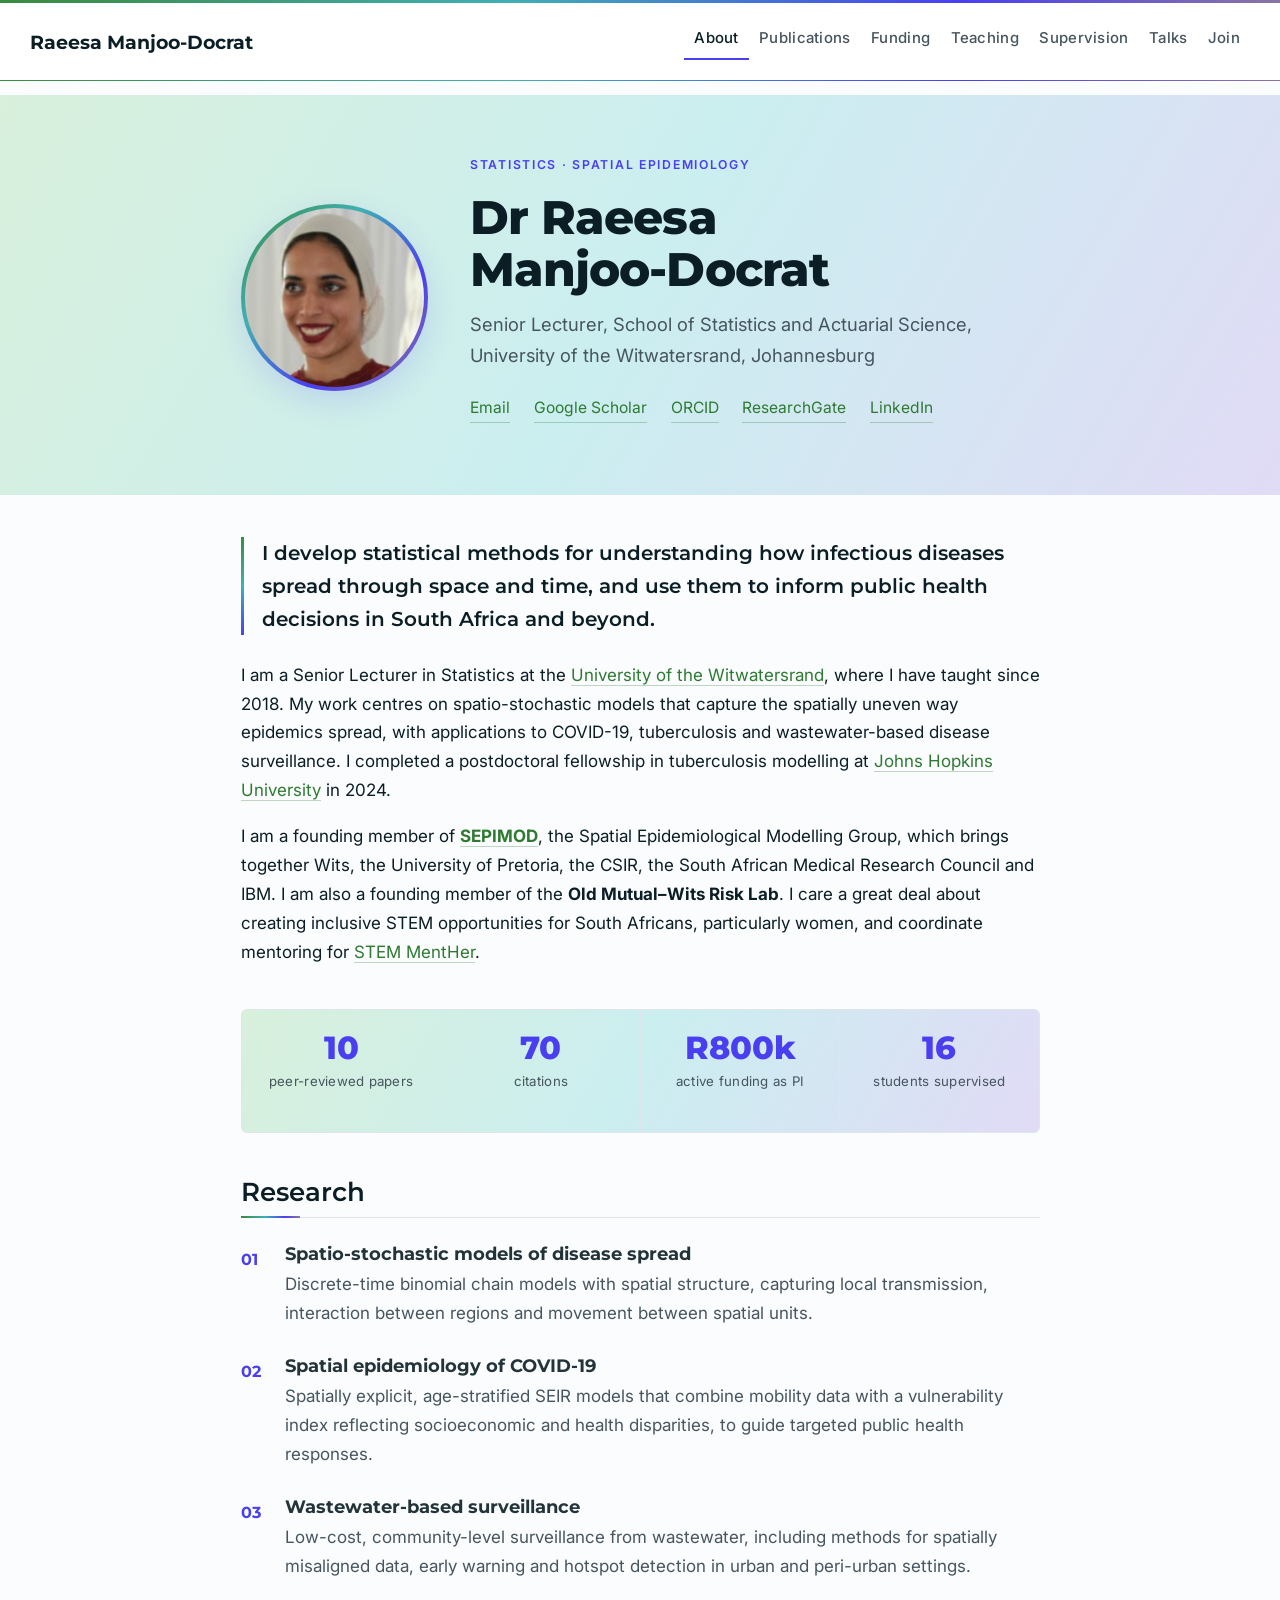
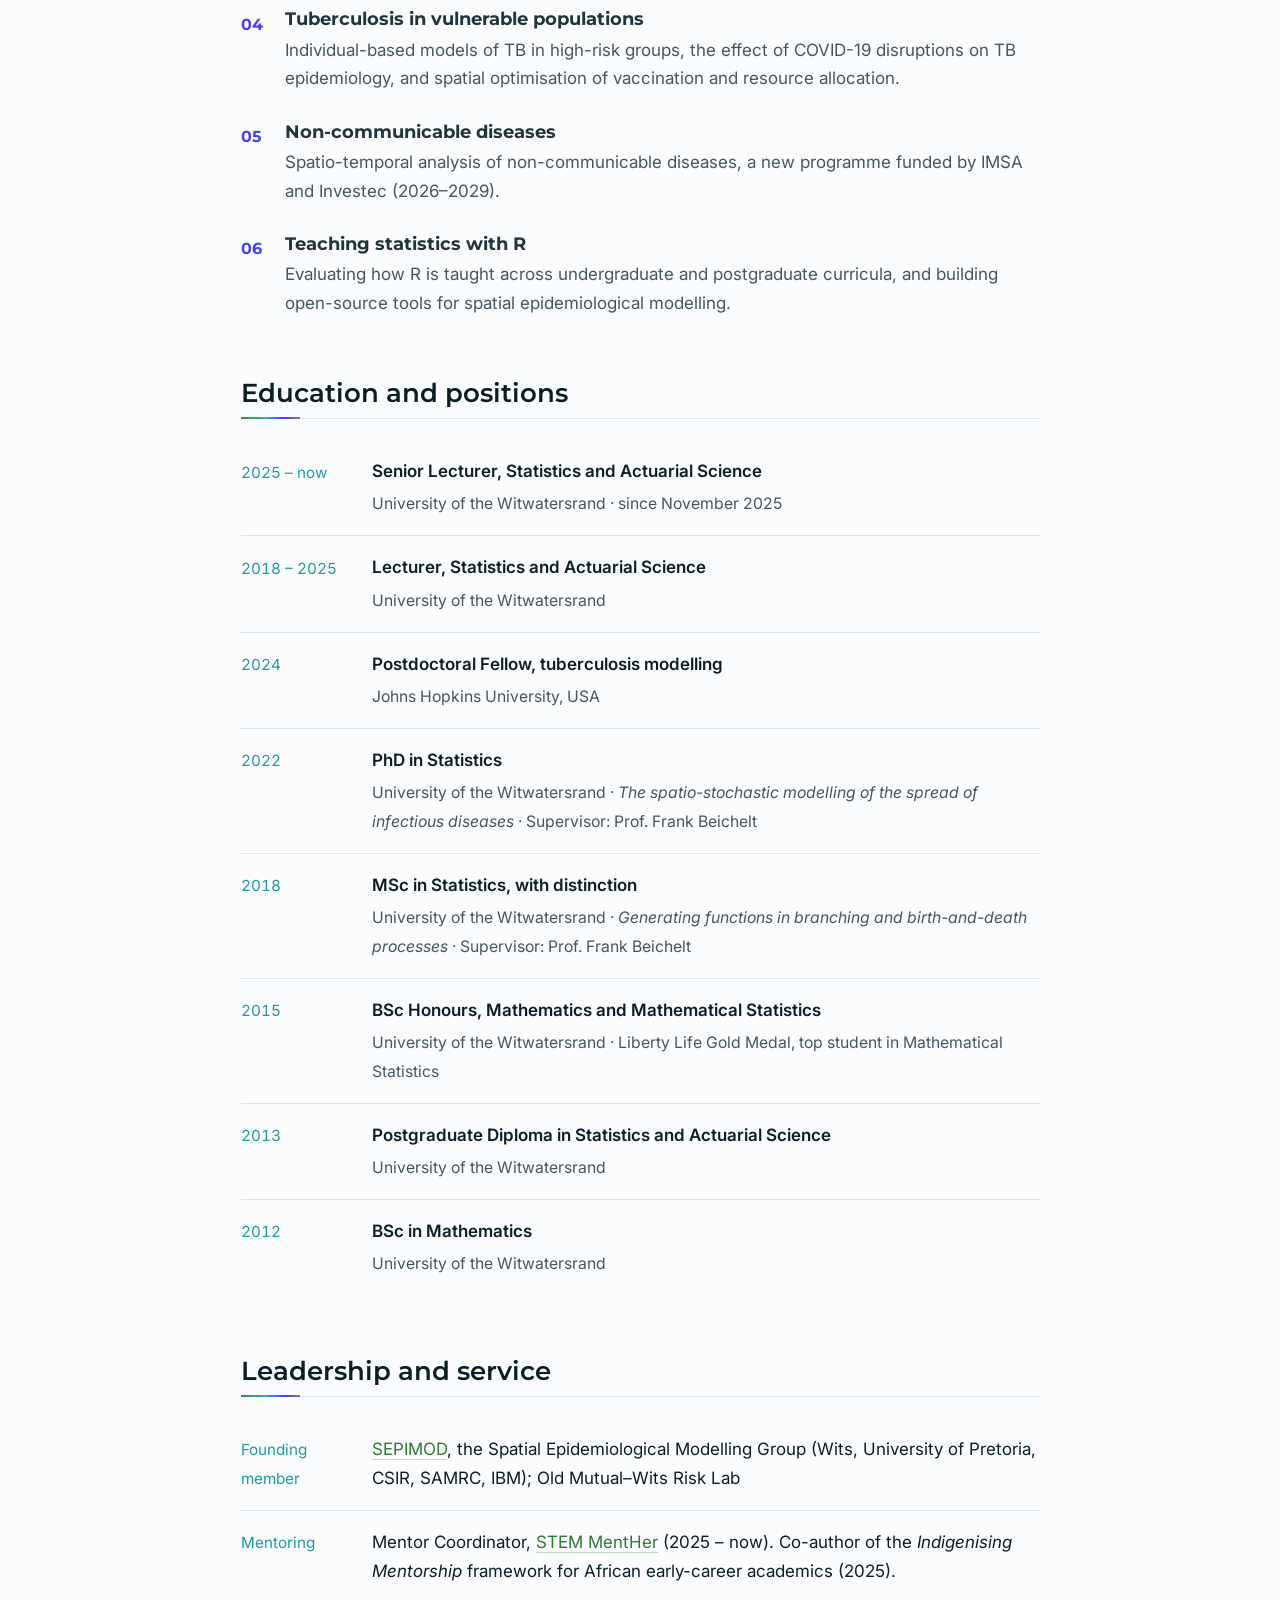
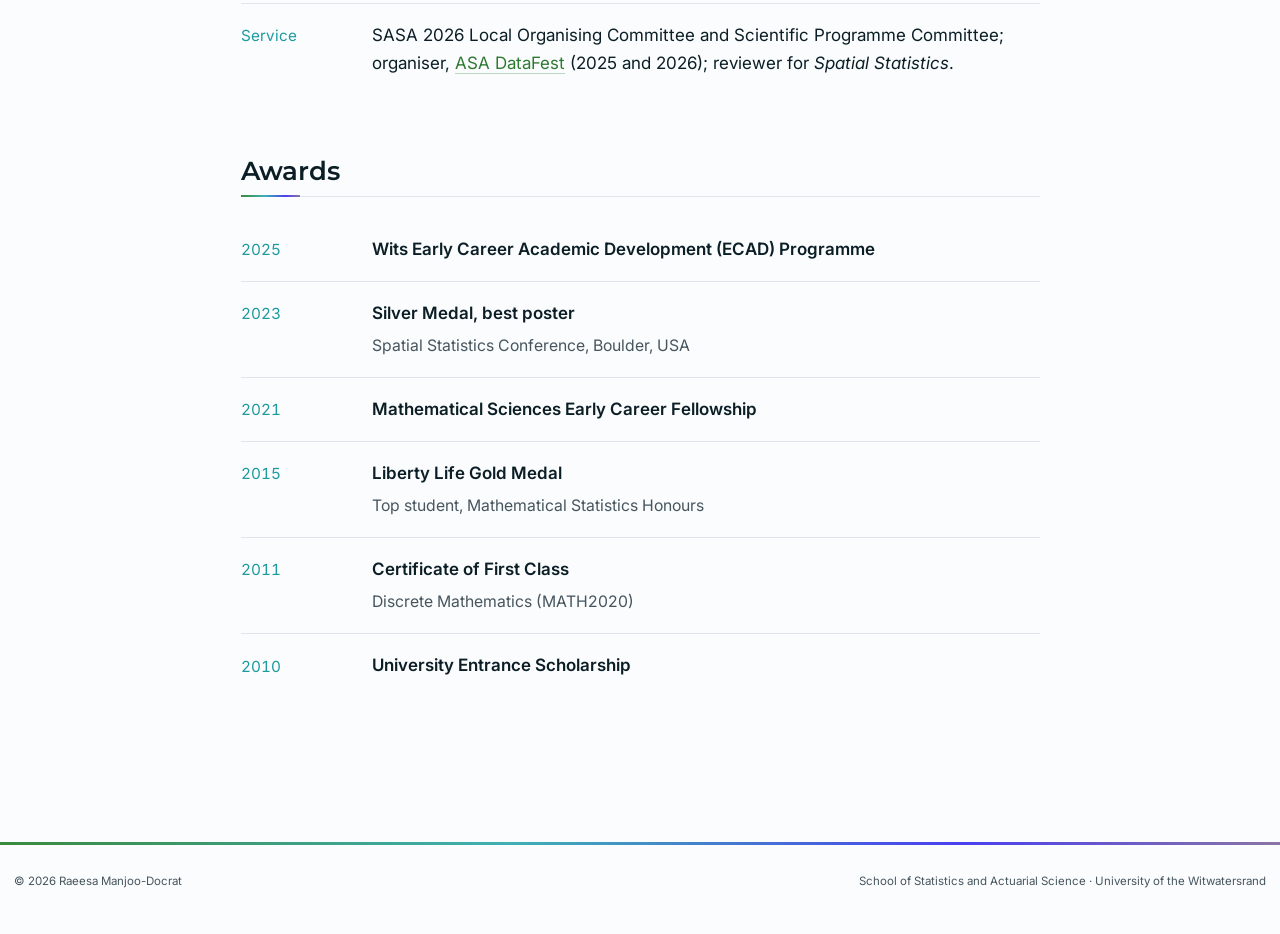
<file: index.html>
<!DOCTYPE html>
<html xmlns="http://www.w3.org/1999/xhtml" lang="en" xml:lang="en"><head>

<meta charset="utf-8">
<meta name="generator" content="quarto-1.9.36">

<meta name="viewport" content="width=device-width, initial-scale=1.0, user-scalable=yes">

<meta name="description" content="Dr Raeesa Manjoo-Docrat (Raeesa Docrat) is a Senior Lecturer in Statistics at the University of the Witwatersrand, working on spatial statistics, infectious disease modelling, tuberculosis and wastewater surveillance.">

<title>Dr Raeesa Manjoo-Docrat · Statistics, Wits</title>
<style>
/* Default styles provided by pandoc.
** See https://pandoc.org/MANUAL.html#variables-for-html for config info.
*/
code{white-space: pre-wrap;}
span.smallcaps{font-variant: small-caps;}
div.columns{display: flex; gap: min(4vw, 1.5em);}
div.column{flex: auto; overflow-x: auto;}
div.hanging-indent{margin-left: 1.5em; text-indent: -1.5em;}
ul.task-list{list-style: none;}
ul.task-list li input[type="checkbox"] {
  width: 0.8em;
  margin: 0 0.8em 0.2em -1em; /* quarto-specific, see https://github.com/quarto-dev/quarto-cli/issues/4556 */ 
  vertical-align: middle;
}
</style>


<script src="site_libs/quarto-nav/quarto-nav.js"></script>
<script src="site_libs/quarto-nav/headroom.min.js"></script>
<script src="site_libs/clipboard/clipboard.min.js"></script>
<script src="site_libs/quarto-html/quarto.js" type="module"></script>
<script src="site_libs/quarto-html/tabsets/tabsets.js" type="module"></script>
<script src="site_libs/quarto-html/popper.min.js"></script>
<script src="site_libs/quarto-html/tippy.umd.min.js"></script>
<link href="site_libs/quarto-html/tippy.css" rel="stylesheet">
<link href="site_libs/quarto-html/quarto-syntax-highlighting-845c23b38eaddc0f92fda52bfe77a8c8.css" rel="stylesheet" id="quarto-text-highlighting-styles">
<script src="site_libs/bootstrap/bootstrap.min.js"></script>
<link href="site_libs/bootstrap/bootstrap-icons.css" rel="stylesheet">
<link href="site_libs/bootstrap/bootstrap-ca7b0fd8fbaae27facfbcf0bcfdbfd4e.min.css" rel="stylesheet" append-hash="true" id="quarto-bootstrap" data-mode="light">
<script id="quarto-search-options" type="application/json">{
  "language": {
    "search-no-results-text": "No results",
    "search-matching-documents-text": "matching documents",
    "search-copy-link-title": "Copy link to search",
    "search-hide-matches-text": "Hide additional matches",
    "search-more-match-text": "more match in this document",
    "search-more-matches-text": "more matches in this document",
    "search-clear-button-title": "Clear",
    "search-text-placeholder": "",
    "search-detached-cancel-button-title": "Cancel",
    "search-submit-button-title": "Submit",
    "search-label": "Search"
  }
}</script>
<style>html{ scroll-behavior: smooth; }</style>
<script type="application/ld+json">
{
  "@context": "https://schema.org",
  "@type": "Person",
  "name": "Raeesa Manjoo-Docrat",
  "alternateName": ["Raeesa Docrat", "Raeesa Manjoo Docrat", "Dr Raeesa Manjoo-Docrat"],
  "honorificPrefix": "Dr",
  "jobTitle": "Senior Lecturer in Statistics",
  "url": "https://raymandoc.github.io/raeesa-website/",
  "image": "https://raymandoc.github.io/raeesa-website/raeesa-card.jpg",
  "worksFor": {
    "@type": "CollegeOrUniversity",
    "name": "University of the Witwatersrand",
    "url": "https://www.wits.ac.za"
  },
  "alumniOf": {"@type": "CollegeOrUniversity", "name": "University of the Witwatersrand"},
  "knowsAbout": ["Spatial statistics", "Infectious disease modelling", "Stochastic processes", "Survival analysis", "Wastewater-based epidemiology", "Tuberculosis modelling"],
  "sameAs": [
    "https://orcid.org/0000-0003-2039-0440",
    "https://scholar.google.com/citations?user=nqGypBUAAAAJ",
    "https://www.researchgate.net/profile/Raeesa-Docrat",
    "https://www.linkedin.com/in/raeesa-docrat-88228bb1/"
  ]
}
</script>


<meta property="og:title" content="Dr Raeesa Manjoo-Docrat · Statistics, Wits">
<meta property="og:description" content="Dr Raeesa Manjoo-Docrat (Raeesa Docrat) is a Senior Lecturer in Statistics at the University of the Witwatersrand, working on spatial statistics, infectious disease modelling, tuberculosis and wastewater surveillance.">
<meta property="og:image" content="https://raymandoc.github.io/raeesa-website/raeesa-card.jpg">
<meta property="og:site_name" content="Dr Raeesa Manjoo-Docrat · Statistics, Wits">
<meta name="twitter:title" content="Dr Raeesa Manjoo-Docrat · Statistics, Wits">
<meta name="twitter:description" content="Dr Raeesa Manjoo-Docrat (Raeesa Docrat) is a Senior Lecturer in Statistics at the University of the Witwatersrand, working on spatial statistics, infectious disease modelling, tuberculosis and wastewater surveillance.">
<meta name="twitter:image" content="https://raymandoc.github.io/raeesa-website/raeesa-card.jpg">
<meta name="twitter:card" content="summary_large_image">
</head>

<body class="nav-fixed fullcontent quarto-light">

<div id="quarto-search-results"></div>
  <header id="quarto-header" class="headroom fixed-top">
    <nav class="navbar navbar-expand-lg " data-bs-theme="dark">
      <div class="navbar-container container-fluid">
      <div class="navbar-brand-container mx-auto">
    <a class="navbar-brand" href="./index.html">
    <span class="navbar-title">Raeesa Manjoo-Docrat</span>
    </a>
  </div>
          <button class="navbar-toggler" type="button" data-bs-toggle="collapse" data-bs-target="#navbarCollapse" aria-controls="navbarCollapse" role="menu" aria-expanded="false" aria-label="Toggle navigation" onclick="if (window.quartoToggleHeadroom) { window.quartoToggleHeadroom(); }">
  <span class="navbar-toggler-icon"></span>
</button>
          <div class="collapse navbar-collapse" id="navbarCollapse">
            <ul class="navbar-nav navbar-nav-scroll ms-auto">
  <li class="nav-item">
    <a class="nav-link active" href="./index.html" aria-current="page"> 
<span class="menu-text">About</span></a>
  </li>  
  <li class="nav-item">
    <a class="nav-link" href="./publications.html"> 
<span class="menu-text">Publications</span></a>
  </li>  
  <li class="nav-item">
    <a class="nav-link" href="./funding.html"> 
<span class="menu-text">Funding</span></a>
  </li>  
  <li class="nav-item">
    <a class="nav-link" href="./teaching.html"> 
<span class="menu-text">Teaching</span></a>
  </li>  
  <li class="nav-item">
    <a class="nav-link" href="./supervision.html"> 
<span class="menu-text">Supervision</span></a>
  </li>  
  <li class="nav-item">
    <a class="nav-link" href="./talks.html"> 
<span class="menu-text">Talks</span></a>
  </li>  
  <li class="nav-item">
    <a class="nav-link" href="./join.html"> 
<span class="menu-text">Join</span></a>
  </li>  
</ul>
          </div> <!-- /navcollapse -->
            <div class="quarto-navbar-tools">
</div>
      </div> <!-- /container-fluid -->
    </nav>
</header>
<!-- content -->
<div id="quarto-content" class="quarto-container page-columns page-rows-contents page-layout-article page-navbar">
<!-- sidebar -->
<!-- margin-sidebar -->
    
<!-- main -->
<main class="content" id="quarto-document-content"><header id="title-block-header" class="quarto-title-block"></header>




<div class="hero">
<div class="hero-photo">
<p><img src="raeesa.webp" class="portrait img-fluid" alt="Portrait of Raeesa Manjoo-Docrat"></p>
</div>
<div class="hero-text">
<div class="eyebrow">
<p>Statistics · Spatial epidemiology</p>
</div>
<section id="dr-raeesa-manjoo-docrat" class="level1 unnumbered unlisted">
<h1 class="unnumbered unlisted">Dr Raeesa <span class="nowrap">Manjoo-Docrat</span></h1>
<div class="role">
<p>Senior Lecturer, School of Statistics and Actuarial Science, University of the Witwatersrand, Johannesburg</p>
</div>
<div class="links">
<p><a href="mailto:manjoo.raeesa@gmail.com">Email</a> <a href="https://scholar.google.com/citations?user=nqGypBUAAAAJ&amp;hl=en">Google Scholar</a> <a href="https://orcid.org/0000-0003-2039-0440">ORCID</a> <a href="https://www.researchgate.net/profile/Raeesa-Docrat">ResearchGate</a> <a href="https://www.linkedin.com/in/raeesa-docrat-88228bb1/">LinkedIn</a></p>
</div>
</section>
</div>
</div>
<div class="lede">
<p>I develop statistical methods for understanding how infectious diseases spread through space and time, and use them to inform public health decisions in South Africa and beyond.</p>
</div>
<p>I am a Senior Lecturer in Statistics at the <a href="https://www.wits.ac.za">University of the Witwatersrand</a>, where I have taught since 2018. My work centres on spatio-stochastic models that capture the spatially uneven way epidemics spread, with applications to COVID-19, tuberculosis and wastewater-based disease surveillance. I completed a postdoctoral fellowship in tuberculosis modelling at <a href="https://www.jhu.edu">Johns Hopkins University</a> in 2024.</p>
<p>I am a founding member of <a href="https://raymandoc.quarto.pub/sepimod/"><strong>SEPIMOD</strong></a>, the Spatial Epidemiological Modelling Group, which brings together Wits, the University of Pretoria, the CSIR, the South African Medical Research Council and IBM. I am also a founding member of the <strong>Old Mutual–Wits Risk Lab</strong>. I care a great deal about creating inclusive STEM opportunities for South Africans, particularly women, and coordinate mentoring for <a href="https://www.stemmenther.co.za/">STEM MentHer</a>.</p>
<div class="stats">
<div>
<p><span class="num">10</span> <span class="lbl">peer-reviewed papers</span></p>
</div>
<div>
<p><span class="num">70</span> <span class="lbl">citations</span></p>
</div>
<div>
<p><span class="num">R800k</span> <span class="lbl">active funding as PI</span></p>
</div>
<div>
<p><span class="num">16</span> <span class="lbl">students supervised</span></p>
</div>
</div>
<section id="research" class="level2">
<h2 data-anchor-id="research">Research</h2>
<div class="themes">
<div class="theme">
<section id="spatio-stochastic-models-of-disease-spread" class="level3">
<h3 data-anchor-id="spatio-stochastic-models-of-disease-spread">Spatio-stochastic models of disease spread</h3>
<p>Discrete-time binomial chain models with spatial structure, capturing local transmission, interaction between regions and movement between spatial units.</p>
</section>
</div>
<div class="theme">
<section id="spatial-epidemiology-of-covid-19" class="level3">
<h3 data-anchor-id="spatial-epidemiology-of-covid-19">Spatial epidemiology of COVID-19</h3>
<p>Spatially explicit, age-stratified SEIR models that combine mobility data with a vulnerability index reflecting socioeconomic and health disparities, to guide targeted public health responses.</p>
</section>
</div>
<div class="theme">
<section id="wastewater-based-surveillance" class="level3">
<h3 data-anchor-id="wastewater-based-surveillance">Wastewater-based surveillance</h3>
<p>Low-cost, community-level surveillance from wastewater, including methods for spatially misaligned data, early warning and hotspot detection in urban and peri-urban settings.</p>
</section>
</div>
<div class="theme">
<section id="tuberculosis-in-vulnerable-populations" class="level3">
<h3 data-anchor-id="tuberculosis-in-vulnerable-populations">Tuberculosis in vulnerable populations</h3>
<p>Individual-based models of TB in high-risk groups, the effect of COVID-19 disruptions on TB epidemiology, and spatial optimisation of vaccination and resource allocation.</p>
</section>
</div>
<div class="theme">
<section id="non-communicable-diseases" class="level3">
<h3 data-anchor-id="non-communicable-diseases">Non-communicable diseases</h3>
<p>Spatio-temporal analysis of non-communicable diseases, a new programme funded by IMSA and Investec (2026–2029).</p>
</section>
</div>
<div class="theme">
<section id="teaching-statistics-with-r" class="level3">
<h3 data-anchor-id="teaching-statistics-with-r">Teaching statistics with R</h3>
<p>Evaluating how R is taught across undergraduate and postgraduate curricula, and building open-source tools for spatial epidemiological modelling.</p>
</section>
</div>
</div>
</section>
<section id="education-and-positions" class="level2">
<h2 data-anchor-id="education-and-positions">Education and positions</h2>
<div class="entries">
<div class="entry">
<p><span class="when">2025 – now</span></p>
<div class="what">
<p><strong>Senior Lecturer, Statistics and Actuarial Science</strong></p>
<p><span class="meta">University of the Witwatersrand · since November 2025</span></p>
</div>
</div>
<div class="entry">
<p><span class="when">2018 – 2025</span></p>
<div class="what">
<p><strong>Lecturer, Statistics and Actuarial Science</strong></p>
<p><span class="meta">University of the Witwatersrand</span></p>
</div>
</div>
<div class="entry">
<p><span class="when">2024</span></p>
<div class="what">
<p><strong>Postdoctoral Fellow, tuberculosis modelling</strong></p>
<p><span class="meta">Johns Hopkins University, USA</span></p>
</div>
</div>
<div class="entry">
<p><span class="when">2022</span></p>
<div class="what">
<p><strong>PhD in Statistics</strong></p>
<p><span class="meta">University of the Witwatersrand · <em>The spatio-stochastic modelling of the spread of infectious diseases</em> · Supervisor: Prof.&nbsp;Frank Beichelt</span></p>
</div>
</div>
<div class="entry">
<p><span class="when">2018</span></p>
<div class="what">
<p><strong>MSc in Statistics, with distinction</strong></p>
<p><span class="meta">University of the Witwatersrand · <em>Generating functions in branching and birth-and-death processes</em> · Supervisor: Prof.&nbsp;Frank Beichelt</span></p>
</div>
</div>
<div class="entry">
<p><span class="when">2015</span></p>
<div class="what">
<p><strong>BSc Honours, Mathematics and Mathematical Statistics</strong></p>
<p><span class="meta">University of the Witwatersrand · Liberty Life Gold Medal, top student in Mathematical Statistics</span></p>
</div>
</div>
<div class="entry">
<p><span class="when">2013</span></p>
<div class="what">
<p><strong>Postgraduate Diploma in Statistics and Actuarial Science</strong></p>
<p><span class="meta">University of the Witwatersrand</span></p>
</div>
</div>
<div class="entry">
<p><span class="when">2012</span></p>
<div class="what">
<p><strong>BSc in Mathematics</strong></p>
<p><span class="meta">University of the Witwatersrand</span></p>
</div>
</div>
</div>
</section>
<section id="leadership-and-service" class="level2">
<h2 data-anchor-id="leadership-and-service">Leadership and service</h2>
<div class="entries">
<div class="entry">
<p><span class="when">Founding member</span></p>
<div class="what">
<p><a href="https://raymandoc.quarto.pub/sepimod/">SEPIMOD</a>, the Spatial Epidemiological Modelling Group (Wits, University of Pretoria, CSIR, SAMRC, IBM); Old Mutual–Wits Risk Lab</p>
</div>
</div>
<div class="entry">
<p><span class="when">Mentoring</span></p>
<div class="what">
<p>Mentor Coordinator, <a href="https://www.stemmenther.co.za/">STEM MentHer</a> (2025 – now). Co-author of the <em>Indigenising Mentorship</em> framework for African early-career academics (2025).</p>
</div>
</div>
<div class="entry">
<p><span class="when">Service</span></p>
<div class="what">
<p>SASA 2026 Local Organising Committee and Scientific Programme Committee; organiser, <a href="https://scholar.google.com/citations?view_op=view_citation&amp;hl=en&amp;user=nqGypBUAAAAJ&amp;citation_for_view=nqGypBUAAAAJ:Y0pCki6q_DkC">ASA DataFest</a> (2025 and 2026); reviewer for <em>Spatial Statistics</em>.</p>
</div>
</div>
</div>
</section>
<section id="awards" class="level2">
<h2 data-anchor-id="awards">Awards</h2>
<div class="entries">
<div class="entry">
<p><span class="when">2025</span></p>
<div class="what">
<p><strong>Wits Early Career Academic Development (ECAD) Programme</strong></p>
</div>
</div>
<div class="entry">
<p><span class="when">2023</span></p>
<div class="what">
<p><strong>Silver Medal, best poster</strong></p>
<p><span class="meta">Spatial Statistics Conference, Boulder, USA</span></p>
</div>
</div>
<div class="entry">
<p><span class="when">2021</span></p>
<div class="what">
<p><strong>Mathematical Sciences Early Career Fellowship</strong></p>
</div>
</div>
<div class="entry">
<p><span class="when">2015</span></p>
<div class="what">
<p><strong>Liberty Life Gold Medal</strong></p>
<p><span class="meta">Top student, Mathematical Statistics Honours</span></p>
</div>
</div>
<div class="entry">
<p><span class="when">2011</span></p>
<div class="what">
<p><strong>Certificate of First Class</strong></p>
<p><span class="meta">Discrete Mathematics (MATH2020)</span></p>
</div>
</div>
<div class="entry">
<p><span class="when">2010</span></p>
<div class="what">
<p><strong>University Entrance Scholarship</strong></p>
</div>
</div>
</div>


</section>

</main> <!-- /main -->
<script id="quarto-html-after-body" type="application/javascript">
  window.document.addEventListener("DOMContentLoaded", function (event) {
    const isCodeAnnotation = (el) => {
      for (const clz of el.classList) {
        if (clz.startsWith('code-annotation-')) {                     
          return true;
        }
      }
      return false;
    }
    const onCopySuccess = function(e) {
      // button target
      const button = e.trigger;
      // don't keep focus
      button.blur();
      // flash "checked"
      button.classList.add('code-copy-button-checked');
      var currentTitle = button.getAttribute("title");
      button.setAttribute("title", "Copied!");
      let tooltip;
      if (window.bootstrap) {
        button.setAttribute("data-bs-toggle", "tooltip");
        button.setAttribute("data-bs-placement", "left");
        button.setAttribute("data-bs-title", "Copied!");
        tooltip = new bootstrap.Tooltip(button, 
          { trigger: "manual", 
            customClass: "code-copy-button-tooltip",
            offset: [0, -8]});
        tooltip.show();    
      }
      setTimeout(function() {
        if (tooltip) {
          tooltip.hide();
          button.removeAttribute("data-bs-title");
          button.removeAttribute("data-bs-toggle");
          button.removeAttribute("data-bs-placement");
        }
        button.setAttribute("title", currentTitle);
        button.classList.remove('code-copy-button-checked');
      }, 1000);
      // clear code selection
      e.clearSelection();
    }
    const getTextToCopy = function(trigger) {
      const outerScaffold = trigger.parentElement.cloneNode(true);
      const codeEl = outerScaffold.querySelector('code');
      for (const childEl of codeEl.children) {
        if (isCodeAnnotation(childEl)) {
          childEl.remove();
        }
      }
      return codeEl.innerText;
    }
    const clipboard = new window.ClipboardJS('.code-copy-button:not([data-in-quarto-modal])', {
      text: getTextToCopy
    });
    clipboard.on('success', onCopySuccess);
    if (window.document.getElementById('quarto-embedded-source-code-modal')) {
      const clipboardModal = new window.ClipboardJS('.code-copy-button[data-in-quarto-modal]', {
        text: getTextToCopy,
        container: window.document.getElementById('quarto-embedded-source-code-modal')
      });
      clipboardModal.on('success', onCopySuccess);
    }
      var localhostRegex = new RegExp(/^(?:http|https):\/\/localhost\:?[0-9]*\//);
      var mailtoRegex = new RegExp(/^mailto:/);
        var filterRegex = new RegExp("https:\/\/raymandoc\.github\.io\/raeesa-website\/");
      var isInternal = (href) => {
          return filterRegex.test(href) || localhostRegex.test(href) || mailtoRegex.test(href);
      }
      // Inspect non-navigation links and adorn them if external
     var links = window.document.querySelectorAll('a[href]:not(.nav-link):not(.navbar-brand):not(.toc-action):not(.sidebar-link):not(.sidebar-item-toggle):not(.pagination-link):not(.no-external):not([aria-hidden]):not(.dropdown-item):not(.quarto-navigation-tool):not(.about-link)');
      for (var i=0; i<links.length; i++) {
        const link = links[i];
        if (!isInternal(link.href)) {
          // undo the damage that might have been done by quarto-nav.js in the case of
          // links that we want to consider external
          if (link.dataset.originalHref !== undefined) {
            link.href = link.dataset.originalHref;
          }
        }
      }
    function tippyHover(el, contentFn, onTriggerFn, onUntriggerFn) {
      const config = {
        allowHTML: true,
        maxWidth: 500,
        delay: 100,
        arrow: false,
        appendTo: function(el) {
            return el.parentElement;
        },
        interactive: true,
        interactiveBorder: 10,
        theme: 'quarto',
        placement: 'bottom-start',
      };
      if (contentFn) {
        config.content = contentFn;
      }
      if (onTriggerFn) {
        config.onTrigger = onTriggerFn;
      }
      if (onUntriggerFn) {
        config.onUntrigger = onUntriggerFn;
      }
      window.tippy(el, config); 
    }
    const noterefs = window.document.querySelectorAll('a[role="doc-noteref"]');
    for (var i=0; i<noterefs.length; i++) {
      const ref = noterefs[i];
      tippyHover(ref, function() {
        // use id or data attribute instead here
        let href = ref.getAttribute('data-footnote-href') || ref.getAttribute('href');
        try { href = new URL(href).hash; } catch {}
        const id = href.replace(/^#\/?/, "");
        const note = window.document.getElementById(id);
        if (note) {
          return note.innerHTML;
        } else {
          return "";
        }
      });
    }
    const xrefs = window.document.querySelectorAll('a.quarto-xref');
    const processXRef = (id, note) => {
      // Strip column container classes
      const stripColumnClz = (el) => {
        el.classList.remove("page-full", "page-columns");
        if (el.children) {
          for (const child of el.children) {
            stripColumnClz(child);
          }
        }
      }
      stripColumnClz(note)
      if (id === null || id.startsWith('sec-')) {
        // Special case sections, only their first couple elements
        const container = document.createElement("div");
        if (note.children && note.children.length > 2) {
          container.appendChild(note.children[0].cloneNode(true));
          for (let i = 1; i < note.children.length; i++) {
            const child = note.children[i];
            if (child.tagName === "P" && child.innerText === "") {
              continue;
            } else {
              container.appendChild(child.cloneNode(true));
              break;
            }
          }
          if (window.Quarto?.typesetMath) {
            window.Quarto.typesetMath(container);
          }
          return container.innerHTML
        } else {
          if (window.Quarto?.typesetMath) {
            window.Quarto.typesetMath(note);
          }
          return note.innerHTML;
        }
      } else {
        // Remove any anchor links if they are present
        const anchorLink = note.querySelector('a.anchorjs-link');
        if (anchorLink) {
          anchorLink.remove();
        }
        if (window.Quarto?.typesetMath) {
          window.Quarto.typesetMath(note);
        }
        if (note.classList.contains("callout")) {
          return note.outerHTML;
        } else {
          return note.innerHTML;
        }
      }
    }
    for (var i=0; i<xrefs.length; i++) {
      const xref = xrefs[i];
      tippyHover(xref, undefined, function(instance) {
        instance.disable();
        let url = xref.getAttribute('href');
        let hash = undefined; 
        if (url.startsWith('#')) {
          hash = url;
        } else {
          try { hash = new URL(url).hash; } catch {}
        }
        if (hash) {
          const id = hash.replace(/^#\/?/, "");
          const note = window.document.getElementById(id);
          if (note !== null) {
            try {
              const html = processXRef(id, note.cloneNode(true));
              instance.setContent(html);
            } finally {
              instance.enable();
              instance.show();
            }
          } else {
            // See if we can fetch this
            fetch(url.split('#')[0])
            .then(res => res.text())
            .then(html => {
              const parser = new DOMParser();
              const htmlDoc = parser.parseFromString(html, "text/html");
              const note = htmlDoc.getElementById(id);
              if (note !== null) {
                const html = processXRef(id, note);
                instance.setContent(html);
              } 
            }).finally(() => {
              instance.enable();
              instance.show();
            });
          }
        } else {
          // See if we can fetch a full url (with no hash to target)
          // This is a special case and we should probably do some content thinning / targeting
          fetch(url)
          .then(res => res.text())
          .then(html => {
            const parser = new DOMParser();
            const htmlDoc = parser.parseFromString(html, "text/html");
            const note = htmlDoc.querySelector('main.content');
            if (note !== null) {
              // This should only happen for chapter cross references
              // (since there is no id in the URL)
              // remove the first header
              if (note.children.length > 0 && note.children[0].tagName === "HEADER") {
                note.children[0].remove();
              }
              const html = processXRef(null, note);
              instance.setContent(html);
            } 
          }).finally(() => {
            instance.enable();
            instance.show();
          });
        }
      }, function(instance) {
      });
    }
        let selectedAnnoteEl;
        const selectorForAnnotation = ( cell, annotation) => {
          let cellAttr = 'data-code-cell="' + cell + '"';
          let lineAttr = 'data-code-annotation="' +  annotation + '"';
          const selector = 'span[' + cellAttr + '][' + lineAttr + ']';
          return selector;
        }
        const selectCodeLines = (annoteEl) => {
          const doc = window.document;
          const targetCell = annoteEl.getAttribute("data-target-cell");
          const targetAnnotation = annoteEl.getAttribute("data-target-annotation");
          const annoteSpan = window.document.querySelector(selectorForAnnotation(targetCell, targetAnnotation));
          const lines = annoteSpan.getAttribute("data-code-lines").split(",");
          const lineIds = lines.map((line) => {
            return targetCell + "-" + line;
          })
          let top = null;
          let height = null;
          let parent = null;
          if (lineIds.length > 0) {
              //compute the position of the single el (top and bottom and make a div)
              const el = window.document.getElementById(lineIds[0]);
              top = el.offsetTop;
              height = el.offsetHeight;
              parent = el.parentElement.parentElement;
            if (lineIds.length > 1) {
              const lastEl = window.document.getElementById(lineIds[lineIds.length - 1]);
              const bottom = lastEl.offsetTop + lastEl.offsetHeight;
              height = bottom - top;
            }
            if (top !== null && height !== null && parent !== null) {
              // cook up a div (if necessary) and position it 
              let div = window.document.getElementById("code-annotation-line-highlight");
              if (div === null) {
                div = window.document.createElement("div");
                div.setAttribute("id", "code-annotation-line-highlight");
                div.style.position = 'absolute';
                parent.appendChild(div);
              }
              div.style.top = top - 2 + "px";
              div.style.height = height + 4 + "px";
              div.style.left = 0;
              let gutterDiv = window.document.getElementById("code-annotation-line-highlight-gutter");
              if (gutterDiv === null) {
                gutterDiv = window.document.createElement("div");
                gutterDiv.setAttribute("id", "code-annotation-line-highlight-gutter");
                gutterDiv.style.position = 'absolute';
                const codeCell = window.document.getElementById(targetCell);
                const gutter = codeCell.querySelector('.code-annotation-gutter');
                gutter.appendChild(gutterDiv);
              }
              gutterDiv.style.top = top - 2 + "px";
              gutterDiv.style.height = height + 4 + "px";
            }
            selectedAnnoteEl = annoteEl;
          }
        };
        const unselectCodeLines = () => {
          const elementsIds = ["code-annotation-line-highlight", "code-annotation-line-highlight-gutter"];
          elementsIds.forEach((elId) => {
            const div = window.document.getElementById(elId);
            if (div) {
              div.remove();
            }
          });
          selectedAnnoteEl = undefined;
        };
          // Handle positioning of the toggle
      window.addEventListener(
        "resize",
        throttle(() => {
          elRect = undefined;
          if (selectedAnnoteEl) {
            selectCodeLines(selectedAnnoteEl);
          }
        }, 10)
      );
      function throttle(fn, ms) {
      let throttle = false;
      let timer;
        return (...args) => {
          if(!throttle) { // first call gets through
              fn.apply(this, args);
              throttle = true;
          } else { // all the others get throttled
              if(timer) clearTimeout(timer); // cancel #2
              timer = setTimeout(() => {
                fn.apply(this, args);
                timer = throttle = false;
              }, ms);
          }
        };
      }
        // Attach click handler to the DT
        const annoteDls = window.document.querySelectorAll('dt[data-target-cell]');
        for (const annoteDlNode of annoteDls) {
          annoteDlNode.addEventListener('click', (event) => {
            const clickedEl = event.target;
            if (clickedEl !== selectedAnnoteEl) {
              unselectCodeLines();
              const activeEl = window.document.querySelector('dt[data-target-cell].code-annotation-active');
              if (activeEl) {
                activeEl.classList.remove('code-annotation-active');
              }
              selectCodeLines(clickedEl);
              clickedEl.classList.add('code-annotation-active');
            } else {
              // Unselect the line
              unselectCodeLines();
              clickedEl.classList.remove('code-annotation-active');
            }
          });
        }
    const findCites = (el) => {
      const parentEl = el.parentElement;
      if (parentEl) {
        const cites = parentEl.dataset.cites;
        if (cites) {
          return {
            el,
            cites: cites.split(' ')
          };
        } else {
          return findCites(el.parentElement)
        }
      } else {
        return undefined;
      }
    };
    var bibliorefs = window.document.querySelectorAll('a[role="doc-biblioref"]');
    for (var i=0; i<bibliorefs.length; i++) {
      const ref = bibliorefs[i];
      const citeInfo = findCites(ref);
      if (citeInfo) {
        tippyHover(citeInfo.el, function() {
          var popup = window.document.createElement('div');
          citeInfo.cites.forEach(function(cite) {
            var citeDiv = window.document.createElement('div');
            citeDiv.classList.add('hanging-indent');
            citeDiv.classList.add('csl-entry');
            var biblioDiv = window.document.getElementById('ref-' + cite);
            if (biblioDiv) {
              citeDiv.innerHTML = biblioDiv.innerHTML;
            }
            popup.appendChild(citeDiv);
          });
          return popup.innerHTML;
        });
      }
    }
  });
  </script>
</div> <!-- /content -->
<footer class="footer">
  <div class="nav-footer">
    <div class="nav-footer-left">
<p>© 2026 Raeesa Manjoo-Docrat</p>
</div>   
    <div class="nav-footer-center">
      &nbsp;
    </div>
    <div class="nav-footer-right">
<p>School of Statistics and Actuarial Science · University of the Witwatersrand</p>
</div>
  </div>
</footer>




<script src="site_libs/quarto-html/zenscroll-min.js"></script>
</body></html>
</file>
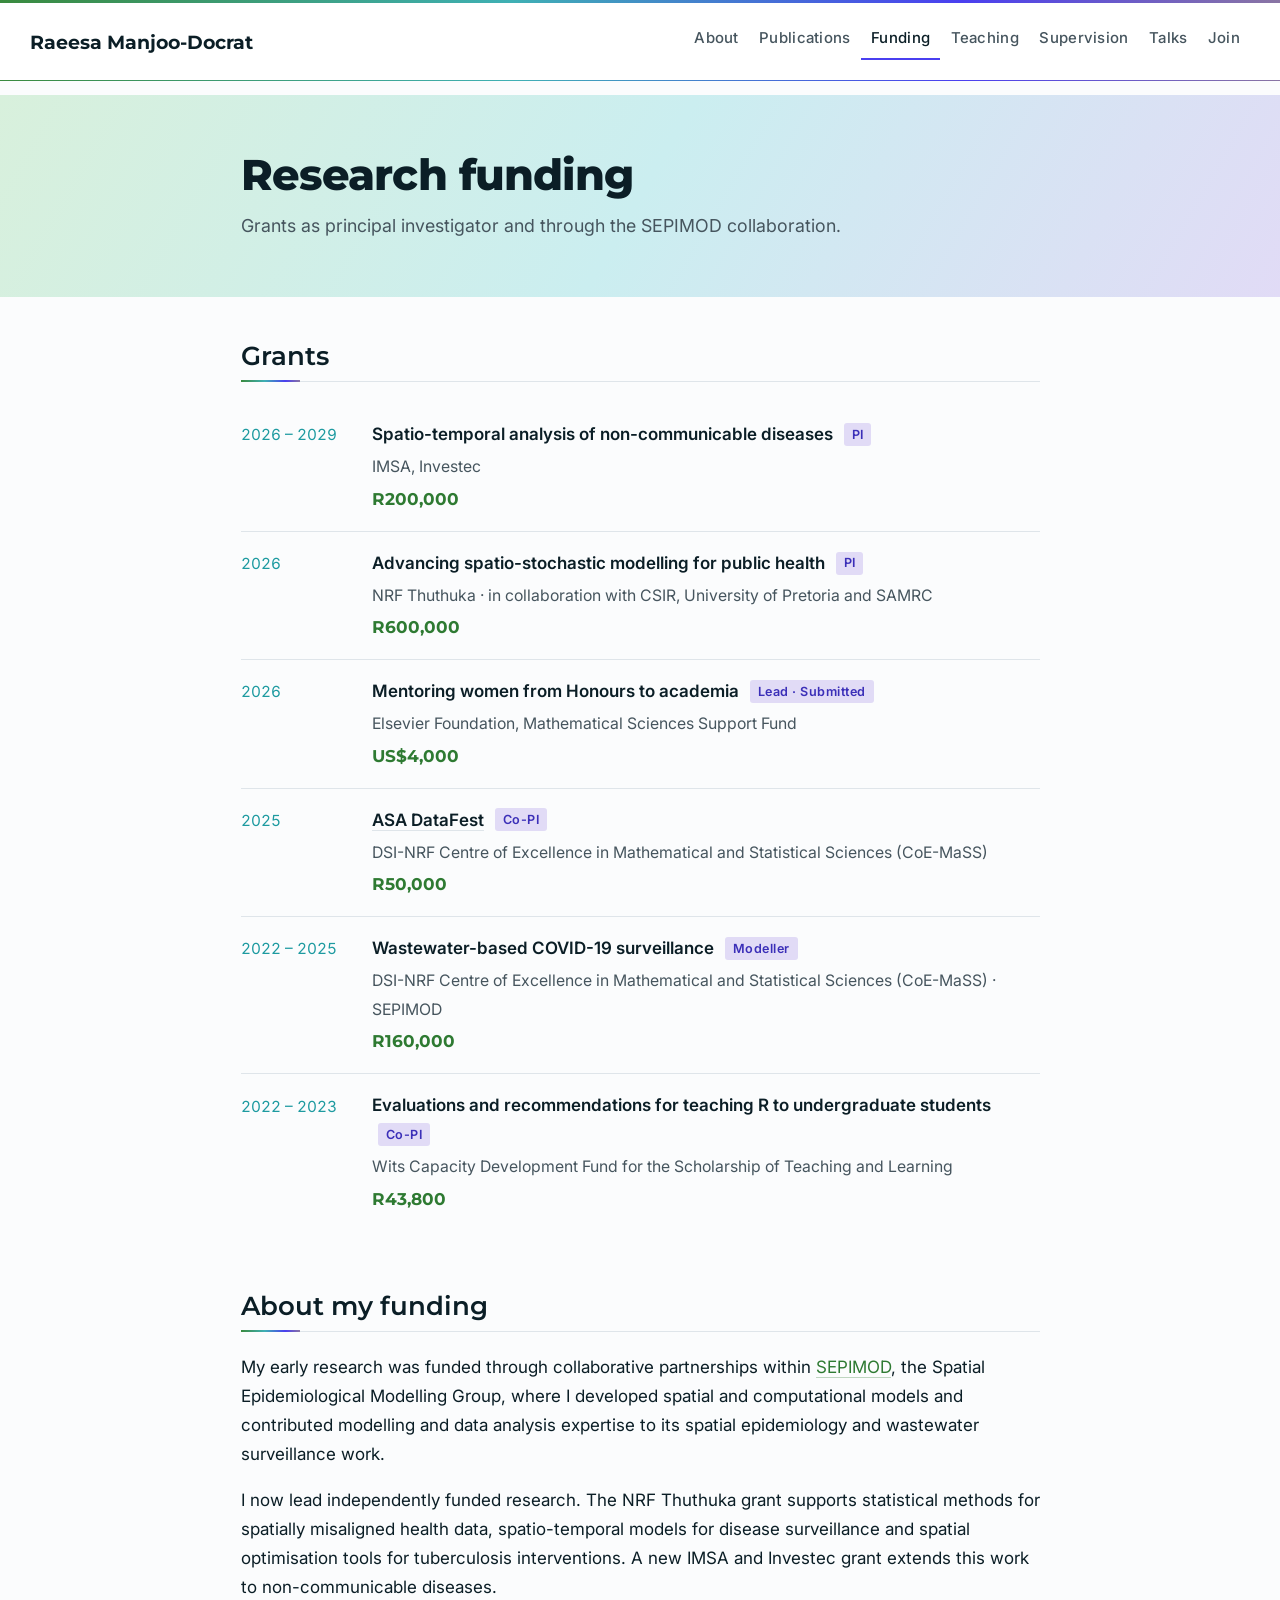
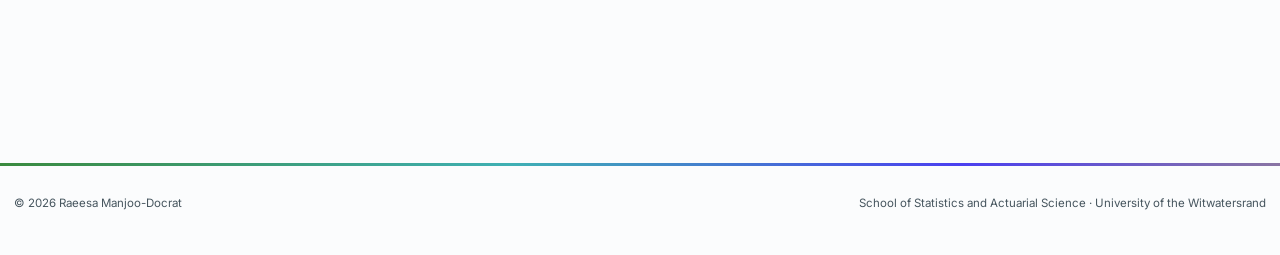
<file: funding.html>
<!DOCTYPE html>
<html xmlns="http://www.w3.org/1999/xhtml" lang="en" xml:lang="en"><head>

<meta charset="utf-8">
<meta name="generator" content="quarto-1.9.36">

<meta name="viewport" content="width=device-width, initial-scale=1.0, user-scalable=yes">

<meta name="description" content="Research grants held by Dr Raeesa Manjoo-Docrat, including NRF Thuthuka and IMSA–Investec funding for spatio-stochastic public health modelling.">

<title>Research funding – Dr Raeesa Manjoo-Docrat · Statistics, Wits</title>
<style>
/* Default styles provided by pandoc.
** See https://pandoc.org/MANUAL.html#variables-for-html for config info.
*/
code{white-space: pre-wrap;}
span.smallcaps{font-variant: small-caps;}
div.columns{display: flex; gap: min(4vw, 1.5em);}
div.column{flex: auto; overflow-x: auto;}
div.hanging-indent{margin-left: 1.5em; text-indent: -1.5em;}
ul.task-list{list-style: none;}
ul.task-list li input[type="checkbox"] {
  width: 0.8em;
  margin: 0 0.8em 0.2em -1em; /* quarto-specific, see https://github.com/quarto-dev/quarto-cli/issues/4556 */ 
  vertical-align: middle;
}
</style>


<script src="site_libs/quarto-nav/quarto-nav.js"></script>
<script src="site_libs/quarto-nav/headroom.min.js"></script>
<script src="site_libs/clipboard/clipboard.min.js"></script>
<script src="site_libs/quarto-html/quarto.js" type="module"></script>
<script src="site_libs/quarto-html/tabsets/tabsets.js" type="module"></script>
<script src="site_libs/quarto-html/popper.min.js"></script>
<script src="site_libs/quarto-html/tippy.umd.min.js"></script>
<link href="site_libs/quarto-html/tippy.css" rel="stylesheet">
<link href="site_libs/quarto-html/quarto-syntax-highlighting-845c23b38eaddc0f92fda52bfe77a8c8.css" rel="stylesheet" id="quarto-text-highlighting-styles">
<script src="site_libs/bootstrap/bootstrap.min.js"></script>
<link href="site_libs/bootstrap/bootstrap-icons.css" rel="stylesheet">
<link href="site_libs/bootstrap/bootstrap-ca7b0fd8fbaae27facfbcf0bcfdbfd4e.min.css" rel="stylesheet" append-hash="true" id="quarto-bootstrap" data-mode="light">
<script id="quarto-search-options" type="application/json">{
  "language": {
    "search-no-results-text": "No results",
    "search-matching-documents-text": "matching documents",
    "search-copy-link-title": "Copy link to search",
    "search-hide-matches-text": "Hide additional matches",
    "search-more-match-text": "more match in this document",
    "search-more-matches-text": "more matches in this document",
    "search-clear-button-title": "Clear",
    "search-text-placeholder": "",
    "search-detached-cancel-button-title": "Cancel",
    "search-submit-button-title": "Submit",
    "search-label": "Search"
  }
}</script>
<style>html{ scroll-behavior: smooth; }</style>


<meta property="og:title" content="Research funding – Dr Raeesa Manjoo-Docrat · Statistics, Wits">
<meta property="og:description" content="Research grants held by Dr Raeesa Manjoo-Docrat, including NRF Thuthuka and IMSA–Investec funding for spatio-stochastic public health modelling.">
<meta property="og:image" content="https://raymandoc.github.io/raeesa-website/raeesa-card.jpg">
<meta property="og:site_name" content="Dr Raeesa Manjoo-Docrat · Statistics, Wits">
<meta name="twitter:title" content="Research funding – Dr Raeesa Manjoo-Docrat · Statistics, Wits">
<meta name="twitter:description" content="Research grants held by Dr Raeesa Manjoo-Docrat, including NRF Thuthuka and IMSA–Investec funding for spatio-stochastic public health modelling.">
<meta name="twitter:image" content="https://raymandoc.github.io/raeesa-website/raeesa-card.jpg">
<meta name="twitter:card" content="summary_large_image">
</head>

<body class="nav-fixed fullcontent quarto-light">

<div id="quarto-search-results"></div>
  <header id="quarto-header" class="headroom fixed-top">
    <nav class="navbar navbar-expand-lg " data-bs-theme="dark">
      <div class="navbar-container container-fluid">
      <div class="navbar-brand-container mx-auto">
    <a class="navbar-brand" href="./index.html">
    <span class="navbar-title">Raeesa Manjoo-Docrat</span>
    </a>
  </div>
          <button class="navbar-toggler" type="button" data-bs-toggle="collapse" data-bs-target="#navbarCollapse" aria-controls="navbarCollapse" role="menu" aria-expanded="false" aria-label="Toggle navigation" onclick="if (window.quartoToggleHeadroom) { window.quartoToggleHeadroom(); }">
  <span class="navbar-toggler-icon"></span>
</button>
          <div class="collapse navbar-collapse" id="navbarCollapse">
            <ul class="navbar-nav navbar-nav-scroll ms-auto">
  <li class="nav-item">
    <a class="nav-link" href="./index.html"> 
<span class="menu-text">About</span></a>
  </li>  
  <li class="nav-item">
    <a class="nav-link" href="./publications.html"> 
<span class="menu-text">Publications</span></a>
  </li>  
  <li class="nav-item">
    <a class="nav-link active" href="./funding.html" aria-current="page"> 
<span class="menu-text">Funding</span></a>
  </li>  
  <li class="nav-item">
    <a class="nav-link" href="./teaching.html"> 
<span class="menu-text">Teaching</span></a>
  </li>  
  <li class="nav-item">
    <a class="nav-link" href="./supervision.html"> 
<span class="menu-text">Supervision</span></a>
  </li>  
  <li class="nav-item">
    <a class="nav-link" href="./talks.html"> 
<span class="menu-text">Talks</span></a>
  </li>  
  <li class="nav-item">
    <a class="nav-link" href="./join.html"> 
<span class="menu-text">Join</span></a>
  </li>  
</ul>
          </div> <!-- /navcollapse -->
            <div class="quarto-navbar-tools">
</div>
      </div> <!-- /container-fluid -->
    </nav>
</header>
<!-- content -->
<div id="quarto-content" class="quarto-container page-columns page-rows-contents page-layout-article page-navbar">
<!-- sidebar -->
<!-- margin-sidebar -->
    
<!-- main -->
<main class="content" id="quarto-document-content">

<header id="title-block-header" class="quarto-title-block default">
<div class="quarto-title">
<h1 class="title">Research funding</h1>
<p class="subtitle lead">Grants as principal investigator and through the SEPIMOD collaboration.</p>
</div>

<div>
  <div class="description">
    Research grants held by Dr Raeesa Manjoo-Docrat, including NRF Thuthuka and IMSA–Investec funding for spatio-stochastic public health modelling.
  </div>
</div>


<div class="quarto-title-meta">

    
  
    
  </div>
  


</header>


<section id="grants" class="level2">
<h2 data-anchor-id="grants">Grants</h2>
<div class="entries">
<div class="entry">
<p><span class="when">2026 – 2029</span></p>
<div class="what">
<p><strong>Spatio-temporal analysis of non-communicable diseases</strong> <span class="note">PI</span></p>
<p><span class="meta">IMSA, Investec</span></p>
<p><span class="amount">R200,000</span></p>
</div>
</div>
<div class="entry">
<p><span class="when">2026</span></p>
<div class="what">
<p><strong>Advancing spatio-stochastic modelling for public health</strong> <span class="note">PI</span></p>
<p><span class="meta">NRF Thuthuka · in collaboration with CSIR, University of Pretoria and SAMRC</span></p>
<p><span class="amount">R600,000</span></p>
</div>
</div>
<div class="entry">
<p><span class="when">2026</span></p>
<div class="what">
<p><strong>Mentoring women from Honours to academia</strong> <span class="note">Lead · Submitted</span></p>
<p><span class="meta">Elsevier Foundation, Mathematical Sciences Support Fund</span></p>
<p><span class="amount">US$4,000</span></p>
</div>
</div>
<div class="entry">
<p><span class="when">2025</span></p>
<div class="what">
<p><strong><a href="https://scholar.google.com/citations?view_op=view_citation&amp;hl=en&amp;user=nqGypBUAAAAJ&amp;citation_for_view=nqGypBUAAAAJ:Y0pCki6q_DkC">ASA DataFest</a></strong> <span class="note">Co-PI</span></p>
<p><span class="meta">DSI-NRF Centre of Excellence in Mathematical and Statistical Sciences (CoE-MaSS)</span></p>
<p><span class="amount">R50,000</span></p>
</div>
</div>
<div class="entry">
<p><span class="when">2022 – 2025</span></p>
<div class="what">
<p><strong>Wastewater-based COVID-19 surveillance</strong> <span class="note">Modeller</span></p>
<p><span class="meta">DSI-NRF Centre of Excellence in Mathematical and Statistical Sciences (CoE-MaSS) · SEPIMOD</span></p>
<p><span class="amount">R160,000</span></p>
</div>
</div>
<div class="entry">
<p><span class="when">2022 – 2023</span></p>
<div class="what">
<p><strong>Evaluations and recommendations for teaching R to undergraduate students</strong> <span class="note">Co-PI</span></p>
<p><span class="meta">Wits Capacity Development Fund for the Scholarship of Teaching and Learning</span></p>
<p><span class="amount">R43,800</span></p>
</div>
</div>
</div>
</section>
<section id="about-my-funding" class="level2">
<h2 data-anchor-id="about-my-funding">About my funding</h2>
<p>My early research was funded through collaborative partnerships within <a href="https://raymandoc.quarto.pub/sepimod/">SEPIMOD</a>, the Spatial Epidemiological Modelling Group, where I developed spatial and computational models and contributed modelling and data analysis expertise to its spatial epidemiology and wastewater surveillance work.</p>
<p>I now lead independently funded research. The NRF Thuthuka grant supports statistical methods for spatially misaligned health data, spatio-temporal models for disease surveillance and spatial optimisation tools for tuberculosis interventions. A new IMSA and Investec grant extends this work to non-communicable diseases.</p>


</section>

</main> <!-- /main -->
<script id="quarto-html-after-body" type="application/javascript">
  window.document.addEventListener("DOMContentLoaded", function (event) {
    const isCodeAnnotation = (el) => {
      for (const clz of el.classList) {
        if (clz.startsWith('code-annotation-')) {                     
          return true;
        }
      }
      return false;
    }
    const onCopySuccess = function(e) {
      // button target
      const button = e.trigger;
      // don't keep focus
      button.blur();
      // flash "checked"
      button.classList.add('code-copy-button-checked');
      var currentTitle = button.getAttribute("title");
      button.setAttribute("title", "Copied!");
      let tooltip;
      if (window.bootstrap) {
        button.setAttribute("data-bs-toggle", "tooltip");
        button.setAttribute("data-bs-placement", "left");
        button.setAttribute("data-bs-title", "Copied!");
        tooltip = new bootstrap.Tooltip(button, 
          { trigger: "manual", 
            customClass: "code-copy-button-tooltip",
            offset: [0, -8]});
        tooltip.show();    
      }
      setTimeout(function() {
        if (tooltip) {
          tooltip.hide();
          button.removeAttribute("data-bs-title");
          button.removeAttribute("data-bs-toggle");
          button.removeAttribute("data-bs-placement");
        }
        button.setAttribute("title", currentTitle);
        button.classList.remove('code-copy-button-checked');
      }, 1000);
      // clear code selection
      e.clearSelection();
    }
    const getTextToCopy = function(trigger) {
      const outerScaffold = trigger.parentElement.cloneNode(true);
      const codeEl = outerScaffold.querySelector('code');
      for (const childEl of codeEl.children) {
        if (isCodeAnnotation(childEl)) {
          childEl.remove();
        }
      }
      return codeEl.innerText;
    }
    const clipboard = new window.ClipboardJS('.code-copy-button:not([data-in-quarto-modal])', {
      text: getTextToCopy
    });
    clipboard.on('success', onCopySuccess);
    if (window.document.getElementById('quarto-embedded-source-code-modal')) {
      const clipboardModal = new window.ClipboardJS('.code-copy-button[data-in-quarto-modal]', {
        text: getTextToCopy,
        container: window.document.getElementById('quarto-embedded-source-code-modal')
      });
      clipboardModal.on('success', onCopySuccess);
    }
      var localhostRegex = new RegExp(/^(?:http|https):\/\/localhost\:?[0-9]*\//);
      var mailtoRegex = new RegExp(/^mailto:/);
        var filterRegex = new RegExp("https:\/\/raymandoc\.github\.io\/raeesa-website\/");
      var isInternal = (href) => {
          return filterRegex.test(href) || localhostRegex.test(href) || mailtoRegex.test(href);
      }
      // Inspect non-navigation links and adorn them if external
     var links = window.document.querySelectorAll('a[href]:not(.nav-link):not(.navbar-brand):not(.toc-action):not(.sidebar-link):not(.sidebar-item-toggle):not(.pagination-link):not(.no-external):not([aria-hidden]):not(.dropdown-item):not(.quarto-navigation-tool):not(.about-link)');
      for (var i=0; i<links.length; i++) {
        const link = links[i];
        if (!isInternal(link.href)) {
          // undo the damage that might have been done by quarto-nav.js in the case of
          // links that we want to consider external
          if (link.dataset.originalHref !== undefined) {
            link.href = link.dataset.originalHref;
          }
        }
      }
    function tippyHover(el, contentFn, onTriggerFn, onUntriggerFn) {
      const config = {
        allowHTML: true,
        maxWidth: 500,
        delay: 100,
        arrow: false,
        appendTo: function(el) {
            return el.parentElement;
        },
        interactive: true,
        interactiveBorder: 10,
        theme: 'quarto',
        placement: 'bottom-start',
      };
      if (contentFn) {
        config.content = contentFn;
      }
      if (onTriggerFn) {
        config.onTrigger = onTriggerFn;
      }
      if (onUntriggerFn) {
        config.onUntrigger = onUntriggerFn;
      }
      window.tippy(el, config); 
    }
    const noterefs = window.document.querySelectorAll('a[role="doc-noteref"]');
    for (var i=0; i<noterefs.length; i++) {
      const ref = noterefs[i];
      tippyHover(ref, function() {
        // use id or data attribute instead here
        let href = ref.getAttribute('data-footnote-href') || ref.getAttribute('href');
        try { href = new URL(href).hash; } catch {}
        const id = href.replace(/^#\/?/, "");
        const note = window.document.getElementById(id);
        if (note) {
          return note.innerHTML;
        } else {
          return "";
        }
      });
    }
    const xrefs = window.document.querySelectorAll('a.quarto-xref');
    const processXRef = (id, note) => {
      // Strip column container classes
      const stripColumnClz = (el) => {
        el.classList.remove("page-full", "page-columns");
        if (el.children) {
          for (const child of el.children) {
            stripColumnClz(child);
          }
        }
      }
      stripColumnClz(note)
      if (id === null || id.startsWith('sec-')) {
        // Special case sections, only their first couple elements
        const container = document.createElement("div");
        if (note.children && note.children.length > 2) {
          container.appendChild(note.children[0].cloneNode(true));
          for (let i = 1; i < note.children.length; i++) {
            const child = note.children[i];
            if (child.tagName === "P" && child.innerText === "") {
              continue;
            } else {
              container.appendChild(child.cloneNode(true));
              break;
            }
          }
          if (window.Quarto?.typesetMath) {
            window.Quarto.typesetMath(container);
          }
          return container.innerHTML
        } else {
          if (window.Quarto?.typesetMath) {
            window.Quarto.typesetMath(note);
          }
          return note.innerHTML;
        }
      } else {
        // Remove any anchor links if they are present
        const anchorLink = note.querySelector('a.anchorjs-link');
        if (anchorLink) {
          anchorLink.remove();
        }
        if (window.Quarto?.typesetMath) {
          window.Quarto.typesetMath(note);
        }
        if (note.classList.contains("callout")) {
          return note.outerHTML;
        } else {
          return note.innerHTML;
        }
      }
    }
    for (var i=0; i<xrefs.length; i++) {
      const xref = xrefs[i];
      tippyHover(xref, undefined, function(instance) {
        instance.disable();
        let url = xref.getAttribute('href');
        let hash = undefined; 
        if (url.startsWith('#')) {
          hash = url;
        } else {
          try { hash = new URL(url).hash; } catch {}
        }
        if (hash) {
          const id = hash.replace(/^#\/?/, "");
          const note = window.document.getElementById(id);
          if (note !== null) {
            try {
              const html = processXRef(id, note.cloneNode(true));
              instance.setContent(html);
            } finally {
              instance.enable();
              instance.show();
            }
          } else {
            // See if we can fetch this
            fetch(url.split('#')[0])
            .then(res => res.text())
            .then(html => {
              const parser = new DOMParser();
              const htmlDoc = parser.parseFromString(html, "text/html");
              const note = htmlDoc.getElementById(id);
              if (note !== null) {
                const html = processXRef(id, note);
                instance.setContent(html);
              } 
            }).finally(() => {
              instance.enable();
              instance.show();
            });
          }
        } else {
          // See if we can fetch a full url (with no hash to target)
          // This is a special case and we should probably do some content thinning / targeting
          fetch(url)
          .then(res => res.text())
          .then(html => {
            const parser = new DOMParser();
            const htmlDoc = parser.parseFromString(html, "text/html");
            const note = htmlDoc.querySelector('main.content');
            if (note !== null) {
              // This should only happen for chapter cross references
              // (since there is no id in the URL)
              // remove the first header
              if (note.children.length > 0 && note.children[0].tagName === "HEADER") {
                note.children[0].remove();
              }
              const html = processXRef(null, note);
              instance.setContent(html);
            } 
          }).finally(() => {
            instance.enable();
            instance.show();
          });
        }
      }, function(instance) {
      });
    }
        let selectedAnnoteEl;
        const selectorForAnnotation = ( cell, annotation) => {
          let cellAttr = 'data-code-cell="' + cell + '"';
          let lineAttr = 'data-code-annotation="' +  annotation + '"';
          const selector = 'span[' + cellAttr + '][' + lineAttr + ']';
          return selector;
        }
        const selectCodeLines = (annoteEl) => {
          const doc = window.document;
          const targetCell = annoteEl.getAttribute("data-target-cell");
          const targetAnnotation = annoteEl.getAttribute("data-target-annotation");
          const annoteSpan = window.document.querySelector(selectorForAnnotation(targetCell, targetAnnotation));
          const lines = annoteSpan.getAttribute("data-code-lines").split(",");
          const lineIds = lines.map((line) => {
            return targetCell + "-" + line;
          })
          let top = null;
          let height = null;
          let parent = null;
          if (lineIds.length > 0) {
              //compute the position of the single el (top and bottom and make a div)
              const el = window.document.getElementById(lineIds[0]);
              top = el.offsetTop;
              height = el.offsetHeight;
              parent = el.parentElement.parentElement;
            if (lineIds.length > 1) {
              const lastEl = window.document.getElementById(lineIds[lineIds.length - 1]);
              const bottom = lastEl.offsetTop + lastEl.offsetHeight;
              height = bottom - top;
            }
            if (top !== null && height !== null && parent !== null) {
              // cook up a div (if necessary) and position it 
              let div = window.document.getElementById("code-annotation-line-highlight");
              if (div === null) {
                div = window.document.createElement("div");
                div.setAttribute("id", "code-annotation-line-highlight");
                div.style.position = 'absolute';
                parent.appendChild(div);
              }
              div.style.top = top - 2 + "px";
              div.style.height = height + 4 + "px";
              div.style.left = 0;
              let gutterDiv = window.document.getElementById("code-annotation-line-highlight-gutter");
              if (gutterDiv === null) {
                gutterDiv = window.document.createElement("div");
                gutterDiv.setAttribute("id", "code-annotation-line-highlight-gutter");
                gutterDiv.style.position = 'absolute';
                const codeCell = window.document.getElementById(targetCell);
                const gutter = codeCell.querySelector('.code-annotation-gutter');
                gutter.appendChild(gutterDiv);
              }
              gutterDiv.style.top = top - 2 + "px";
              gutterDiv.style.height = height + 4 + "px";
            }
            selectedAnnoteEl = annoteEl;
          }
        };
        const unselectCodeLines = () => {
          const elementsIds = ["code-annotation-line-highlight", "code-annotation-line-highlight-gutter"];
          elementsIds.forEach((elId) => {
            const div = window.document.getElementById(elId);
            if (div) {
              div.remove();
            }
          });
          selectedAnnoteEl = undefined;
        };
          // Handle positioning of the toggle
      window.addEventListener(
        "resize",
        throttle(() => {
          elRect = undefined;
          if (selectedAnnoteEl) {
            selectCodeLines(selectedAnnoteEl);
          }
        }, 10)
      );
      function throttle(fn, ms) {
      let throttle = false;
      let timer;
        return (...args) => {
          if(!throttle) { // first call gets through
              fn.apply(this, args);
              throttle = true;
          } else { // all the others get throttled
              if(timer) clearTimeout(timer); // cancel #2
              timer = setTimeout(() => {
                fn.apply(this, args);
                timer = throttle = false;
              }, ms);
          }
        };
      }
        // Attach click handler to the DT
        const annoteDls = window.document.querySelectorAll('dt[data-target-cell]');
        for (const annoteDlNode of annoteDls) {
          annoteDlNode.addEventListener('click', (event) => {
            const clickedEl = event.target;
            if (clickedEl !== selectedAnnoteEl) {
              unselectCodeLines();
              const activeEl = window.document.querySelector('dt[data-target-cell].code-annotation-active');
              if (activeEl) {
                activeEl.classList.remove('code-annotation-active');
              }
              selectCodeLines(clickedEl);
              clickedEl.classList.add('code-annotation-active');
            } else {
              // Unselect the line
              unselectCodeLines();
              clickedEl.classList.remove('code-annotation-active');
            }
          });
        }
    const findCites = (el) => {
      const parentEl = el.parentElement;
      if (parentEl) {
        const cites = parentEl.dataset.cites;
        if (cites) {
          return {
            el,
            cites: cites.split(' ')
          };
        } else {
          return findCites(el.parentElement)
        }
      } else {
        return undefined;
      }
    };
    var bibliorefs = window.document.querySelectorAll('a[role="doc-biblioref"]');
    for (var i=0; i<bibliorefs.length; i++) {
      const ref = bibliorefs[i];
      const citeInfo = findCites(ref);
      if (citeInfo) {
        tippyHover(citeInfo.el, function() {
          var popup = window.document.createElement('div');
          citeInfo.cites.forEach(function(cite) {
            var citeDiv = window.document.createElement('div');
            citeDiv.classList.add('hanging-indent');
            citeDiv.classList.add('csl-entry');
            var biblioDiv = window.document.getElementById('ref-' + cite);
            if (biblioDiv) {
              citeDiv.innerHTML = biblioDiv.innerHTML;
            }
            popup.appendChild(citeDiv);
          });
          return popup.innerHTML;
        });
      }
    }
  });
  </script>
</div> <!-- /content -->
<footer class="footer">
  <div class="nav-footer">
    <div class="nav-footer-left">
<p>© 2026 Raeesa Manjoo-Docrat</p>
</div>   
    <div class="nav-footer-center">
      &nbsp;
    </div>
    <div class="nav-footer-right">
<p>School of Statistics and Actuarial Science · University of the Witwatersrand</p>
</div>
  </div>
</footer>




<script src="site_libs/quarto-html/zenscroll-min.js"></script>
</body></html>
</file>
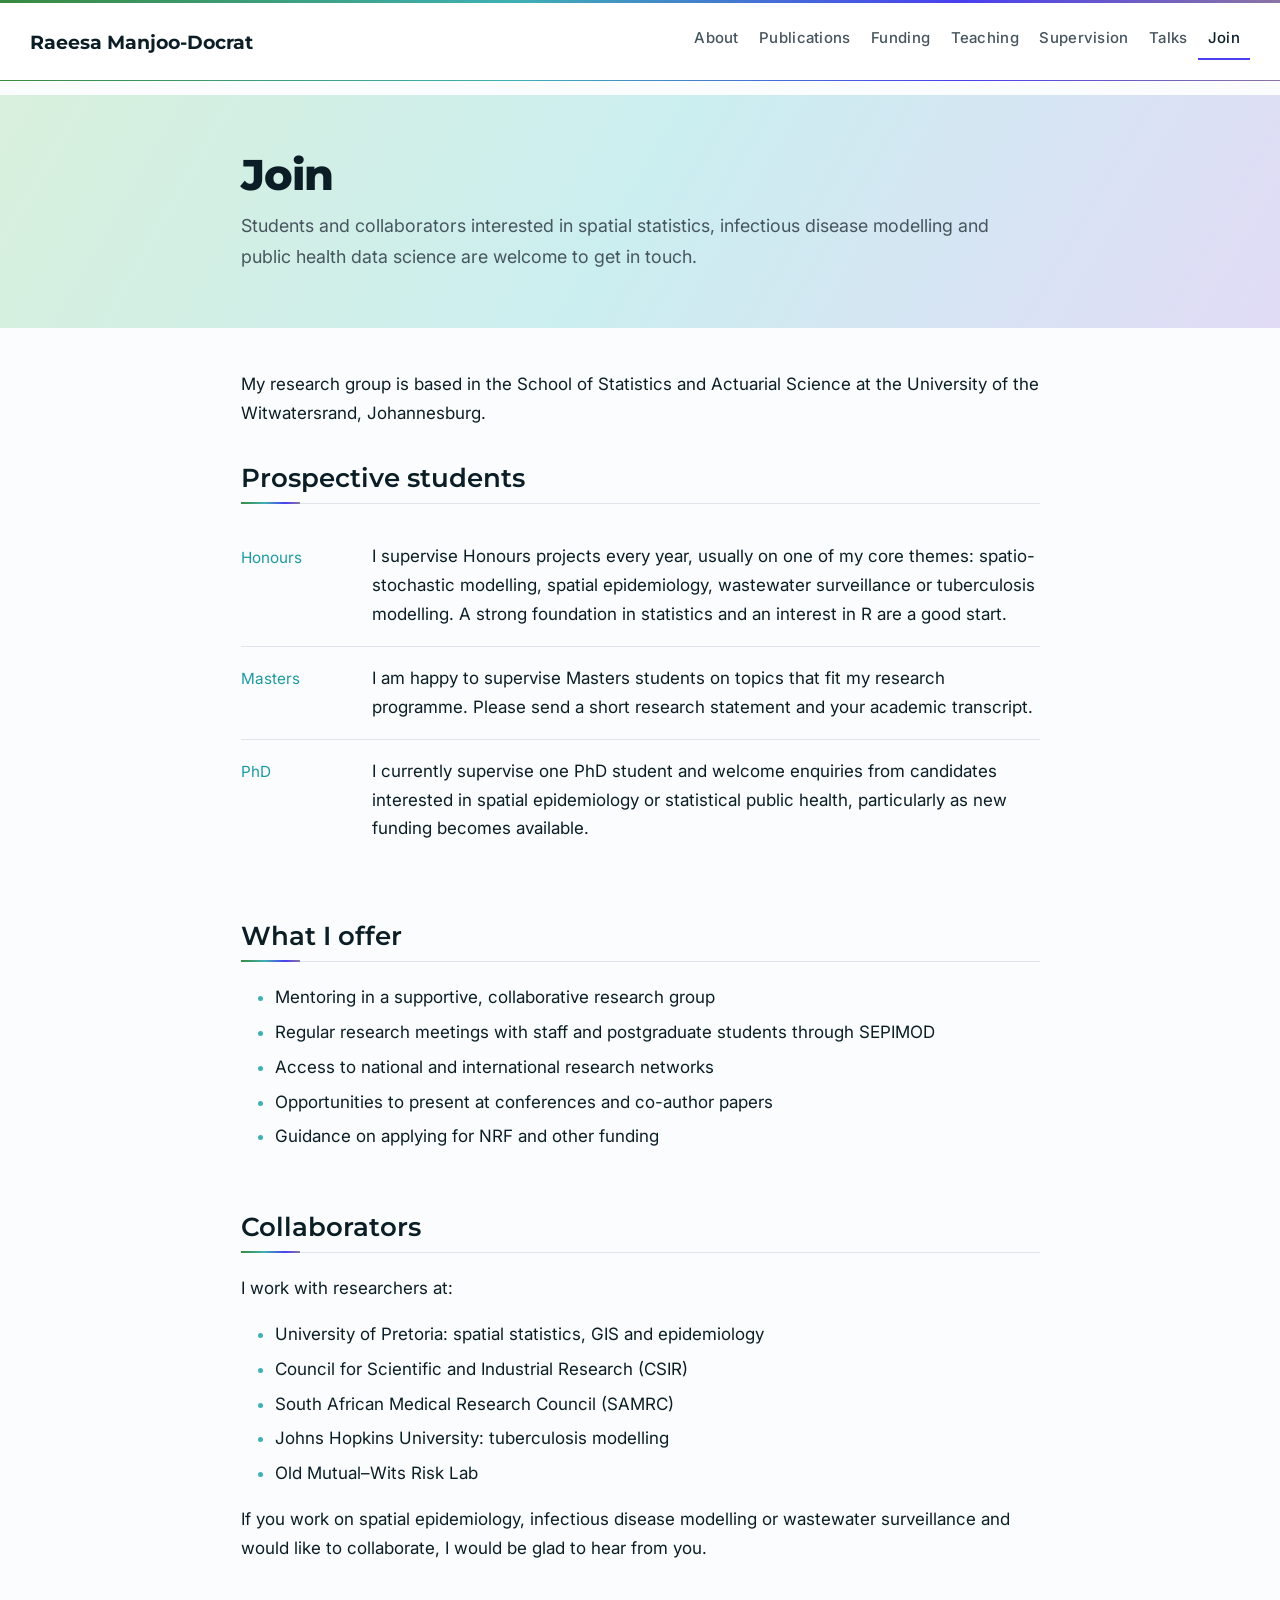
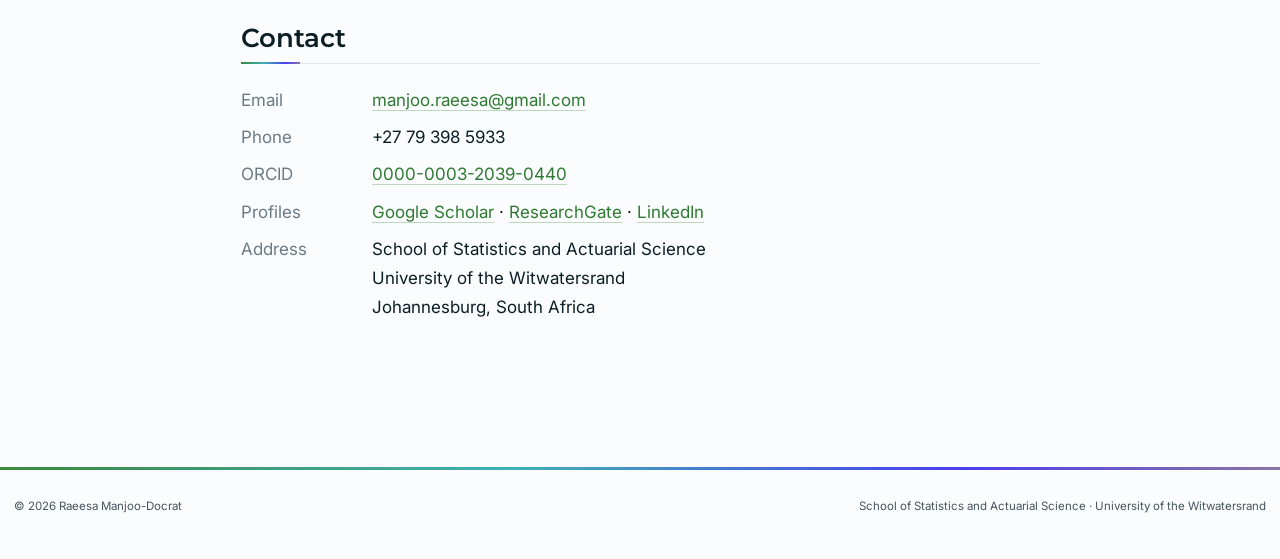
<file: join.html>
<!DOCTYPE html>
<html xmlns="http://www.w3.org/1999/xhtml" lang="en" xml:lang="en"><head>

<meta charset="utf-8">
<meta name="generator" content="quarto-1.9.36">

<meta name="viewport" content="width=device-width, initial-scale=1.0, user-scalable=yes">

<meta name="description" content="Postgraduate study and research collaboration with Dr Raeesa Manjoo-Docrat at the University of the Witwatersrand, Johannesburg.">

<title>Join – Dr Raeesa Manjoo-Docrat · Statistics, Wits</title>
<style>
/* Default styles provided by pandoc.
** See https://pandoc.org/MANUAL.html#variables-for-html for config info.
*/
code{white-space: pre-wrap;}
span.smallcaps{font-variant: small-caps;}
div.columns{display: flex; gap: min(4vw, 1.5em);}
div.column{flex: auto; overflow-x: auto;}
div.hanging-indent{margin-left: 1.5em; text-indent: -1.5em;}
ul.task-list{list-style: none;}
ul.task-list li input[type="checkbox"] {
  width: 0.8em;
  margin: 0 0.8em 0.2em -1em; /* quarto-specific, see https://github.com/quarto-dev/quarto-cli/issues/4556 */ 
  vertical-align: middle;
}
</style>


<script src="site_libs/quarto-nav/quarto-nav.js"></script>
<script src="site_libs/quarto-nav/headroom.min.js"></script>
<script src="site_libs/clipboard/clipboard.min.js"></script>
<script src="site_libs/quarto-html/quarto.js" type="module"></script>
<script src="site_libs/quarto-html/tabsets/tabsets.js" type="module"></script>
<script src="site_libs/quarto-html/popper.min.js"></script>
<script src="site_libs/quarto-html/tippy.umd.min.js"></script>
<link href="site_libs/quarto-html/tippy.css" rel="stylesheet">
<link href="site_libs/quarto-html/quarto-syntax-highlighting-845c23b38eaddc0f92fda52bfe77a8c8.css" rel="stylesheet" id="quarto-text-highlighting-styles">
<script src="site_libs/bootstrap/bootstrap.min.js"></script>
<link href="site_libs/bootstrap/bootstrap-icons.css" rel="stylesheet">
<link href="site_libs/bootstrap/bootstrap-ca7b0fd8fbaae27facfbcf0bcfdbfd4e.min.css" rel="stylesheet" append-hash="true" id="quarto-bootstrap" data-mode="light">
<script id="quarto-search-options" type="application/json">{
  "language": {
    "search-no-results-text": "No results",
    "search-matching-documents-text": "matching documents",
    "search-copy-link-title": "Copy link to search",
    "search-hide-matches-text": "Hide additional matches",
    "search-more-match-text": "more match in this document",
    "search-more-matches-text": "more matches in this document",
    "search-clear-button-title": "Clear",
    "search-text-placeholder": "",
    "search-detached-cancel-button-title": "Cancel",
    "search-submit-button-title": "Submit",
    "search-label": "Search"
  }
}</script>
<style>html{ scroll-behavior: smooth; }</style>


<meta property="og:title" content="Join – Dr Raeesa Manjoo-Docrat · Statistics, Wits">
<meta property="og:description" content="Postgraduate study and research collaboration with Dr Raeesa Manjoo-Docrat at the University of the Witwatersrand, Johannesburg.">
<meta property="og:image" content="https://raymandoc.github.io/raeesa-website/raeesa-card.jpg">
<meta property="og:site_name" content="Dr Raeesa Manjoo-Docrat · Statistics, Wits">
<meta name="twitter:title" content="Join – Dr Raeesa Manjoo-Docrat · Statistics, Wits">
<meta name="twitter:description" content="Postgraduate study and research collaboration with Dr Raeesa Manjoo-Docrat at the University of the Witwatersrand, Johannesburg.">
<meta name="twitter:image" content="https://raymandoc.github.io/raeesa-website/raeesa-card.jpg">
<meta name="twitter:card" content="summary_large_image">
</head>

<body class="nav-fixed fullcontent quarto-light">

<div id="quarto-search-results"></div>
  <header id="quarto-header" class="headroom fixed-top">
    <nav class="navbar navbar-expand-lg " data-bs-theme="dark">
      <div class="navbar-container container-fluid">
      <div class="navbar-brand-container mx-auto">
    <a class="navbar-brand" href="./index.html">
    <span class="navbar-title">Raeesa Manjoo-Docrat</span>
    </a>
  </div>
          <button class="navbar-toggler" type="button" data-bs-toggle="collapse" data-bs-target="#navbarCollapse" aria-controls="navbarCollapse" role="menu" aria-expanded="false" aria-label="Toggle navigation" onclick="if (window.quartoToggleHeadroom) { window.quartoToggleHeadroom(); }">
  <span class="navbar-toggler-icon"></span>
</button>
          <div class="collapse navbar-collapse" id="navbarCollapse">
            <ul class="navbar-nav navbar-nav-scroll ms-auto">
  <li class="nav-item">
    <a class="nav-link" href="./index.html"> 
<span class="menu-text">About</span></a>
  </li>  
  <li class="nav-item">
    <a class="nav-link" href="./publications.html"> 
<span class="menu-text">Publications</span></a>
  </li>  
  <li class="nav-item">
    <a class="nav-link" href="./funding.html"> 
<span class="menu-text">Funding</span></a>
  </li>  
  <li class="nav-item">
    <a class="nav-link" href="./teaching.html"> 
<span class="menu-text">Teaching</span></a>
  </li>  
  <li class="nav-item">
    <a class="nav-link" href="./supervision.html"> 
<span class="menu-text">Supervision</span></a>
  </li>  
  <li class="nav-item">
    <a class="nav-link" href="./talks.html"> 
<span class="menu-text">Talks</span></a>
  </li>  
  <li class="nav-item">
    <a class="nav-link active" href="./join.html" aria-current="page"> 
<span class="menu-text">Join</span></a>
  </li>  
</ul>
          </div> <!-- /navcollapse -->
            <div class="quarto-navbar-tools">
</div>
      </div> <!-- /container-fluid -->
    </nav>
</header>
<!-- content -->
<div id="quarto-content" class="quarto-container page-columns page-rows-contents page-layout-article page-navbar">
<!-- sidebar -->
<!-- margin-sidebar -->
    
<!-- main -->
<main class="content" id="quarto-document-content">

<header id="title-block-header" class="quarto-title-block default">
<div class="quarto-title">
<h1 class="title">Join</h1>
<p class="subtitle lead">Students and collaborators interested in spatial statistics, infectious disease modelling and public health data science are welcome to get in touch.</p>
</div>

<div>
  <div class="description">
    Postgraduate study and research collaboration with Dr Raeesa Manjoo-Docrat at the University of the Witwatersrand, Johannesburg.
  </div>
</div>


<div class="quarto-title-meta">

    
  
    
  </div>
  


</header>


<p>My research group is based in the School of Statistics and Actuarial Science at the University of the Witwatersrand, Johannesburg.</p>
<section id="prospective-students" class="level2">
<h2 data-anchor-id="prospective-students">Prospective students</h2>
<div class="entries">
<div class="entry">
<p><span class="when">Honours</span></p>
<div class="what">
<p>I supervise Honours projects every year, usually on one of my core themes: spatio-stochastic modelling, spatial epidemiology, wastewater surveillance or tuberculosis modelling. A strong foundation in statistics and an interest in R are a good start.</p>
</div>
</div>
<div class="entry">
<p><span class="when">Masters</span></p>
<div class="what">
<p>I am happy to supervise Masters students on topics that fit my research programme. Please send a short research statement and your academic transcript.</p>
</div>
</div>
<div class="entry">
<p><span class="when">PhD</span></p>
<div class="what">
<p>I currently supervise one PhD student and welcome enquiries from candidates interested in spatial epidemiology or statistical public health, particularly as new funding becomes available.</p>
</div>
</div>
</div>
</section>
<section id="what-i-offer" class="level2">
<h2 data-anchor-id="what-i-offer">What I offer</h2>
<ul>
<li>Mentoring in a supportive, collaborative research group</li>
<li>Regular research meetings with staff and postgraduate students through SEPIMOD</li>
<li>Access to national and international research networks</li>
<li>Opportunities to present at conferences and co-author papers</li>
<li>Guidance on applying for NRF and other funding</li>
</ul>
</section>
<section id="collaborators" class="level2">
<h2 data-anchor-id="collaborators">Collaborators</h2>
<p>I work with researchers at:</p>
<ul>
<li>University of Pretoria: spatial statistics, GIS and epidemiology</li>
<li>Council for Scientific and Industrial Research (CSIR)</li>
<li>South African Medical Research Council (SAMRC)</li>
<li>Johns Hopkins University: tuberculosis modelling</li>
<li>Old Mutual–Wits Risk Lab</li>
</ul>
<p>If you work on spatial epidemiology, infectious disease modelling or wastewater surveillance and would like to collaborate, I would be glad to hear from you.</p>
</section>
<section id="contact" class="level2">
<h2 data-anchor-id="contact">Contact</h2>
<div class="kv">
<p><span class="k">Email</span></p>
<p><a href="mailto:manjoo.raeesa@gmail.com">manjoo.raeesa@gmail.com</a></p>
<p><span class="k">Phone</span></p>
<p>+27 79 398 5933</p>
<p><span class="k">ORCID</span></p>
<p><a href="https://orcid.org/0000-0003-2039-0440">0000-0003-2039-0440</a></p>
<p><span class="k">Profiles</span></p>
<p><a href="https://scholar.google.com/citations?user=nqGypBUAAAAJ&amp;hl=en">Google Scholar</a> · <a href="https://www.researchgate.net/profile/Raeesa-Docrat">ResearchGate</a> · <a href="https://www.linkedin.com/in/raeesa-docrat-88228bb1/">LinkedIn</a></p>
<p><span class="k">Address</span></p>
<p>School of Statistics and Actuarial Science<br>University of the Witwatersrand<br>Johannesburg, South Africa</p>
</div>


</section>

</main> <!-- /main -->
<script id="quarto-html-after-body" type="application/javascript">
  window.document.addEventListener("DOMContentLoaded", function (event) {
    const isCodeAnnotation = (el) => {
      for (const clz of el.classList) {
        if (clz.startsWith('code-annotation-')) {                     
          return true;
        }
      }
      return false;
    }
    const onCopySuccess = function(e) {
      // button target
      const button = e.trigger;
      // don't keep focus
      button.blur();
      // flash "checked"
      button.classList.add('code-copy-button-checked');
      var currentTitle = button.getAttribute("title");
      button.setAttribute("title", "Copied!");
      let tooltip;
      if (window.bootstrap) {
        button.setAttribute("data-bs-toggle", "tooltip");
        button.setAttribute("data-bs-placement", "left");
        button.setAttribute("data-bs-title", "Copied!");
        tooltip = new bootstrap.Tooltip(button, 
          { trigger: "manual", 
            customClass: "code-copy-button-tooltip",
            offset: [0, -8]});
        tooltip.show();    
      }
      setTimeout(function() {
        if (tooltip) {
          tooltip.hide();
          button.removeAttribute("data-bs-title");
          button.removeAttribute("data-bs-toggle");
          button.removeAttribute("data-bs-placement");
        }
        button.setAttribute("title", currentTitle);
        button.classList.remove('code-copy-button-checked');
      }, 1000);
      // clear code selection
      e.clearSelection();
    }
    const getTextToCopy = function(trigger) {
      const outerScaffold = trigger.parentElement.cloneNode(true);
      const codeEl = outerScaffold.querySelector('code');
      for (const childEl of codeEl.children) {
        if (isCodeAnnotation(childEl)) {
          childEl.remove();
        }
      }
      return codeEl.innerText;
    }
    const clipboard = new window.ClipboardJS('.code-copy-button:not([data-in-quarto-modal])', {
      text: getTextToCopy
    });
    clipboard.on('success', onCopySuccess);
    if (window.document.getElementById('quarto-embedded-source-code-modal')) {
      const clipboardModal = new window.ClipboardJS('.code-copy-button[data-in-quarto-modal]', {
        text: getTextToCopy,
        container: window.document.getElementById('quarto-embedded-source-code-modal')
      });
      clipboardModal.on('success', onCopySuccess);
    }
      var localhostRegex = new RegExp(/^(?:http|https):\/\/localhost\:?[0-9]*\//);
      var mailtoRegex = new RegExp(/^mailto:/);
        var filterRegex = new RegExp("https:\/\/raymandoc\.github\.io\/raeesa-website\/");
      var isInternal = (href) => {
          return filterRegex.test(href) || localhostRegex.test(href) || mailtoRegex.test(href);
      }
      // Inspect non-navigation links and adorn them if external
     var links = window.document.querySelectorAll('a[href]:not(.nav-link):not(.navbar-brand):not(.toc-action):not(.sidebar-link):not(.sidebar-item-toggle):not(.pagination-link):not(.no-external):not([aria-hidden]):not(.dropdown-item):not(.quarto-navigation-tool):not(.about-link)');
      for (var i=0; i<links.length; i++) {
        const link = links[i];
        if (!isInternal(link.href)) {
          // undo the damage that might have been done by quarto-nav.js in the case of
          // links that we want to consider external
          if (link.dataset.originalHref !== undefined) {
            link.href = link.dataset.originalHref;
          }
        }
      }
    function tippyHover(el, contentFn, onTriggerFn, onUntriggerFn) {
      const config = {
        allowHTML: true,
        maxWidth: 500,
        delay: 100,
        arrow: false,
        appendTo: function(el) {
            return el.parentElement;
        },
        interactive: true,
        interactiveBorder: 10,
        theme: 'quarto',
        placement: 'bottom-start',
      };
      if (contentFn) {
        config.content = contentFn;
      }
      if (onTriggerFn) {
        config.onTrigger = onTriggerFn;
      }
      if (onUntriggerFn) {
        config.onUntrigger = onUntriggerFn;
      }
      window.tippy(el, config); 
    }
    const noterefs = window.document.querySelectorAll('a[role="doc-noteref"]');
    for (var i=0; i<noterefs.length; i++) {
      const ref = noterefs[i];
      tippyHover(ref, function() {
        // use id or data attribute instead here
        let href = ref.getAttribute('data-footnote-href') || ref.getAttribute('href');
        try { href = new URL(href).hash; } catch {}
        const id = href.replace(/^#\/?/, "");
        const note = window.document.getElementById(id);
        if (note) {
          return note.innerHTML;
        } else {
          return "";
        }
      });
    }
    const xrefs = window.document.querySelectorAll('a.quarto-xref');
    const processXRef = (id, note) => {
      // Strip column container classes
      const stripColumnClz = (el) => {
        el.classList.remove("page-full", "page-columns");
        if (el.children) {
          for (const child of el.children) {
            stripColumnClz(child);
          }
        }
      }
      stripColumnClz(note)
      if (id === null || id.startsWith('sec-')) {
        // Special case sections, only their first couple elements
        const container = document.createElement("div");
        if (note.children && note.children.length > 2) {
          container.appendChild(note.children[0].cloneNode(true));
          for (let i = 1; i < note.children.length; i++) {
            const child = note.children[i];
            if (child.tagName === "P" && child.innerText === "") {
              continue;
            } else {
              container.appendChild(child.cloneNode(true));
              break;
            }
          }
          if (window.Quarto?.typesetMath) {
            window.Quarto.typesetMath(container);
          }
          return container.innerHTML
        } else {
          if (window.Quarto?.typesetMath) {
            window.Quarto.typesetMath(note);
          }
          return note.innerHTML;
        }
      } else {
        // Remove any anchor links if they are present
        const anchorLink = note.querySelector('a.anchorjs-link');
        if (anchorLink) {
          anchorLink.remove();
        }
        if (window.Quarto?.typesetMath) {
          window.Quarto.typesetMath(note);
        }
        if (note.classList.contains("callout")) {
          return note.outerHTML;
        } else {
          return note.innerHTML;
        }
      }
    }
    for (var i=0; i<xrefs.length; i++) {
      const xref = xrefs[i];
      tippyHover(xref, undefined, function(instance) {
        instance.disable();
        let url = xref.getAttribute('href');
        let hash = undefined; 
        if (url.startsWith('#')) {
          hash = url;
        } else {
          try { hash = new URL(url).hash; } catch {}
        }
        if (hash) {
          const id = hash.replace(/^#\/?/, "");
          const note = window.document.getElementById(id);
          if (note !== null) {
            try {
              const html = processXRef(id, note.cloneNode(true));
              instance.setContent(html);
            } finally {
              instance.enable();
              instance.show();
            }
          } else {
            // See if we can fetch this
            fetch(url.split('#')[0])
            .then(res => res.text())
            .then(html => {
              const parser = new DOMParser();
              const htmlDoc = parser.parseFromString(html, "text/html");
              const note = htmlDoc.getElementById(id);
              if (note !== null) {
                const html = processXRef(id, note);
                instance.setContent(html);
              } 
            }).finally(() => {
              instance.enable();
              instance.show();
            });
          }
        } else {
          // See if we can fetch a full url (with no hash to target)
          // This is a special case and we should probably do some content thinning / targeting
          fetch(url)
          .then(res => res.text())
          .then(html => {
            const parser = new DOMParser();
            const htmlDoc = parser.parseFromString(html, "text/html");
            const note = htmlDoc.querySelector('main.content');
            if (note !== null) {
              // This should only happen for chapter cross references
              // (since there is no id in the URL)
              // remove the first header
              if (note.children.length > 0 && note.children[0].tagName === "HEADER") {
                note.children[0].remove();
              }
              const html = processXRef(null, note);
              instance.setContent(html);
            } 
          }).finally(() => {
            instance.enable();
            instance.show();
          });
        }
      }, function(instance) {
      });
    }
        let selectedAnnoteEl;
        const selectorForAnnotation = ( cell, annotation) => {
          let cellAttr = 'data-code-cell="' + cell + '"';
          let lineAttr = 'data-code-annotation="' +  annotation + '"';
          const selector = 'span[' + cellAttr + '][' + lineAttr + ']';
          return selector;
        }
        const selectCodeLines = (annoteEl) => {
          const doc = window.document;
          const targetCell = annoteEl.getAttribute("data-target-cell");
          const targetAnnotation = annoteEl.getAttribute("data-target-annotation");
          const annoteSpan = window.document.querySelector(selectorForAnnotation(targetCell, targetAnnotation));
          const lines = annoteSpan.getAttribute("data-code-lines").split(",");
          const lineIds = lines.map((line) => {
            return targetCell + "-" + line;
          })
          let top = null;
          let height = null;
          let parent = null;
          if (lineIds.length > 0) {
              //compute the position of the single el (top and bottom and make a div)
              const el = window.document.getElementById(lineIds[0]);
              top = el.offsetTop;
              height = el.offsetHeight;
              parent = el.parentElement.parentElement;
            if (lineIds.length > 1) {
              const lastEl = window.document.getElementById(lineIds[lineIds.length - 1]);
              const bottom = lastEl.offsetTop + lastEl.offsetHeight;
              height = bottom - top;
            }
            if (top !== null && height !== null && parent !== null) {
              // cook up a div (if necessary) and position it 
              let div = window.document.getElementById("code-annotation-line-highlight");
              if (div === null) {
                div = window.document.createElement("div");
                div.setAttribute("id", "code-annotation-line-highlight");
                div.style.position = 'absolute';
                parent.appendChild(div);
              }
              div.style.top = top - 2 + "px";
              div.style.height = height + 4 + "px";
              div.style.left = 0;
              let gutterDiv = window.document.getElementById("code-annotation-line-highlight-gutter");
              if (gutterDiv === null) {
                gutterDiv = window.document.createElement("div");
                gutterDiv.setAttribute("id", "code-annotation-line-highlight-gutter");
                gutterDiv.style.position = 'absolute';
                const codeCell = window.document.getElementById(targetCell);
                const gutter = codeCell.querySelector('.code-annotation-gutter');
                gutter.appendChild(gutterDiv);
              }
              gutterDiv.style.top = top - 2 + "px";
              gutterDiv.style.height = height + 4 + "px";
            }
            selectedAnnoteEl = annoteEl;
          }
        };
        const unselectCodeLines = () => {
          const elementsIds = ["code-annotation-line-highlight", "code-annotation-line-highlight-gutter"];
          elementsIds.forEach((elId) => {
            const div = window.document.getElementById(elId);
            if (div) {
              div.remove();
            }
          });
          selectedAnnoteEl = undefined;
        };
          // Handle positioning of the toggle
      window.addEventListener(
        "resize",
        throttle(() => {
          elRect = undefined;
          if (selectedAnnoteEl) {
            selectCodeLines(selectedAnnoteEl);
          }
        }, 10)
      );
      function throttle(fn, ms) {
      let throttle = false;
      let timer;
        return (...args) => {
          if(!throttle) { // first call gets through
              fn.apply(this, args);
              throttle = true;
          } else { // all the others get throttled
              if(timer) clearTimeout(timer); // cancel #2
              timer = setTimeout(() => {
                fn.apply(this, args);
                timer = throttle = false;
              }, ms);
          }
        };
      }
        // Attach click handler to the DT
        const annoteDls = window.document.querySelectorAll('dt[data-target-cell]');
        for (const annoteDlNode of annoteDls) {
          annoteDlNode.addEventListener('click', (event) => {
            const clickedEl = event.target;
            if (clickedEl !== selectedAnnoteEl) {
              unselectCodeLines();
              const activeEl = window.document.querySelector('dt[data-target-cell].code-annotation-active');
              if (activeEl) {
                activeEl.classList.remove('code-annotation-active');
              }
              selectCodeLines(clickedEl);
              clickedEl.classList.add('code-annotation-active');
            } else {
              // Unselect the line
              unselectCodeLines();
              clickedEl.classList.remove('code-annotation-active');
            }
          });
        }
    const findCites = (el) => {
      const parentEl = el.parentElement;
      if (parentEl) {
        const cites = parentEl.dataset.cites;
        if (cites) {
          return {
            el,
            cites: cites.split(' ')
          };
        } else {
          return findCites(el.parentElement)
        }
      } else {
        return undefined;
      }
    };
    var bibliorefs = window.document.querySelectorAll('a[role="doc-biblioref"]');
    for (var i=0; i<bibliorefs.length; i++) {
      const ref = bibliorefs[i];
      const citeInfo = findCites(ref);
      if (citeInfo) {
        tippyHover(citeInfo.el, function() {
          var popup = window.document.createElement('div');
          citeInfo.cites.forEach(function(cite) {
            var citeDiv = window.document.createElement('div');
            citeDiv.classList.add('hanging-indent');
            citeDiv.classList.add('csl-entry');
            var biblioDiv = window.document.getElementById('ref-' + cite);
            if (biblioDiv) {
              citeDiv.innerHTML = biblioDiv.innerHTML;
            }
            popup.appendChild(citeDiv);
          });
          return popup.innerHTML;
        });
      }
    }
  });
  </script>
</div> <!-- /content -->
<footer class="footer">
  <div class="nav-footer">
    <div class="nav-footer-left">
<p>© 2026 Raeesa Manjoo-Docrat</p>
</div>   
    <div class="nav-footer-center">
      &nbsp;
    </div>
    <div class="nav-footer-right">
<p>School of Statistics and Actuarial Science · University of the Witwatersrand</p>
</div>
  </div>
</footer>




<script src="site_libs/quarto-html/zenscroll-min.js"></script>
</body></html>
</file>
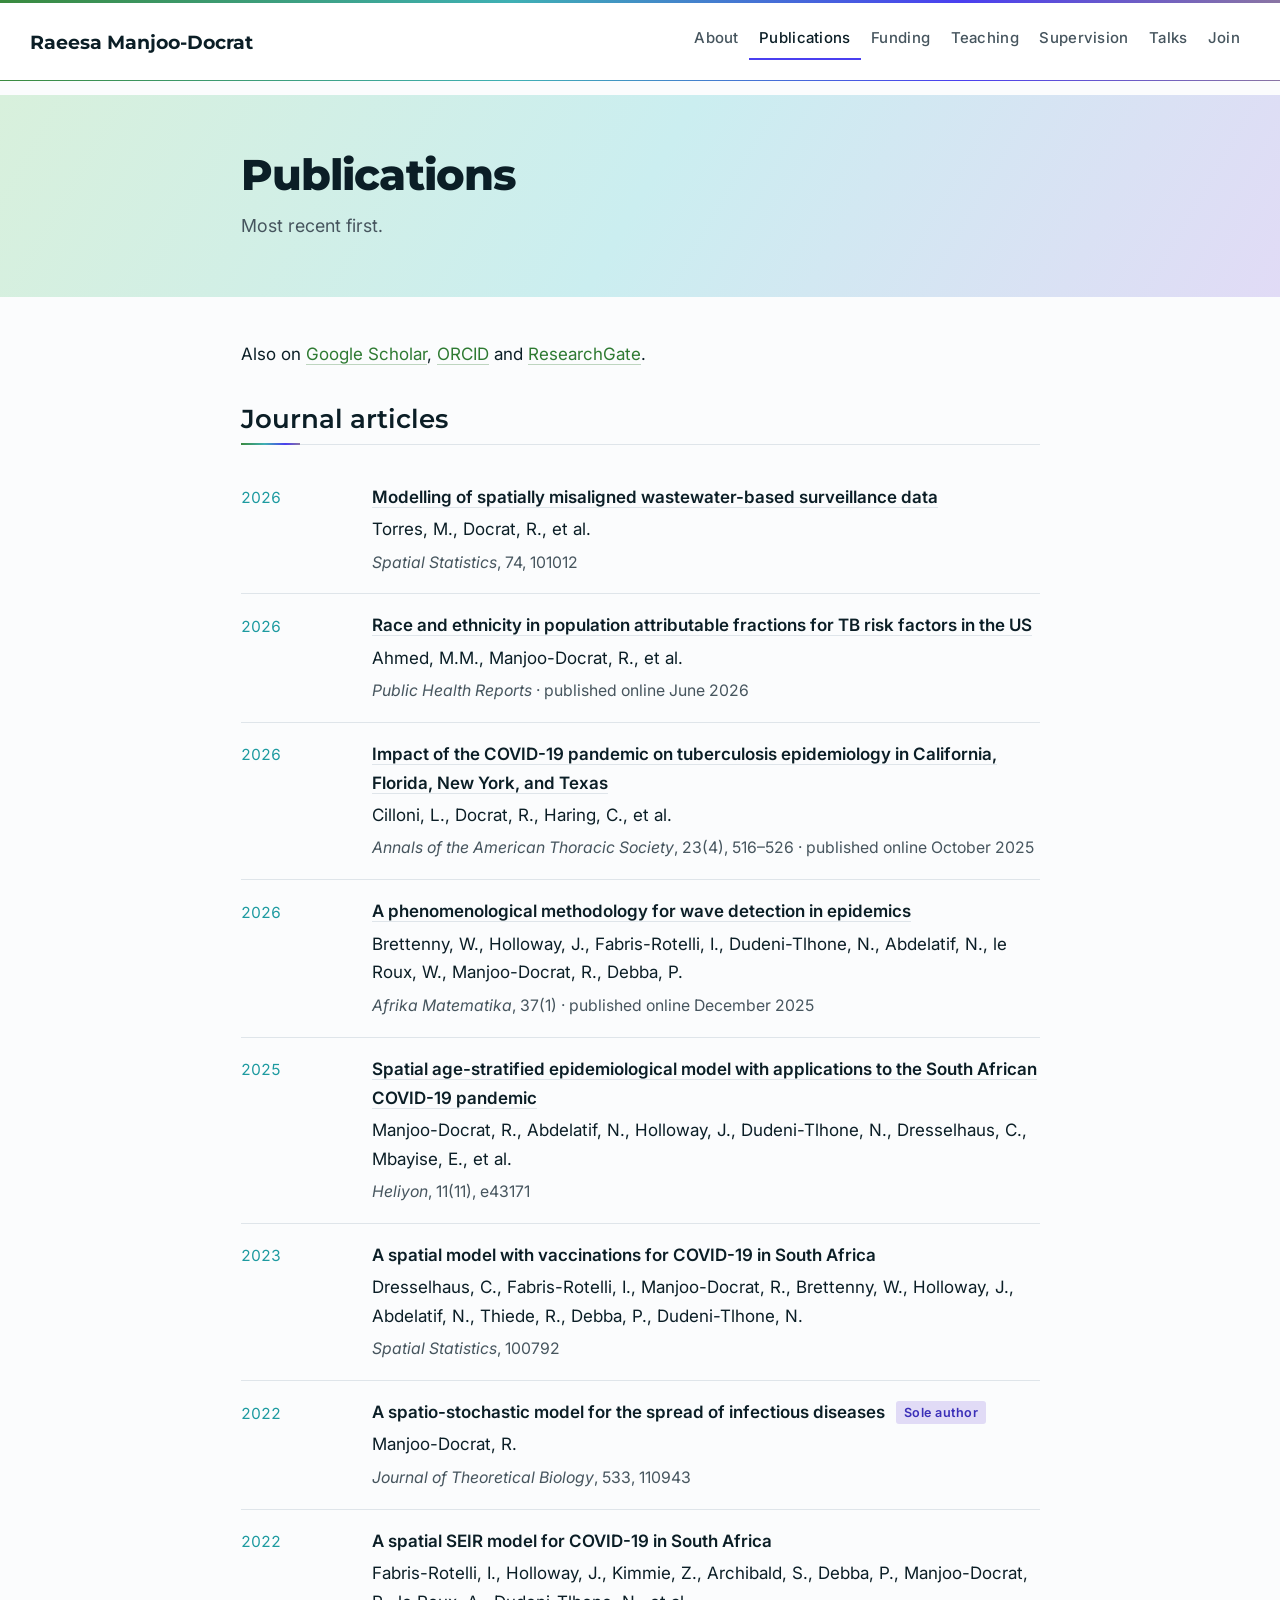
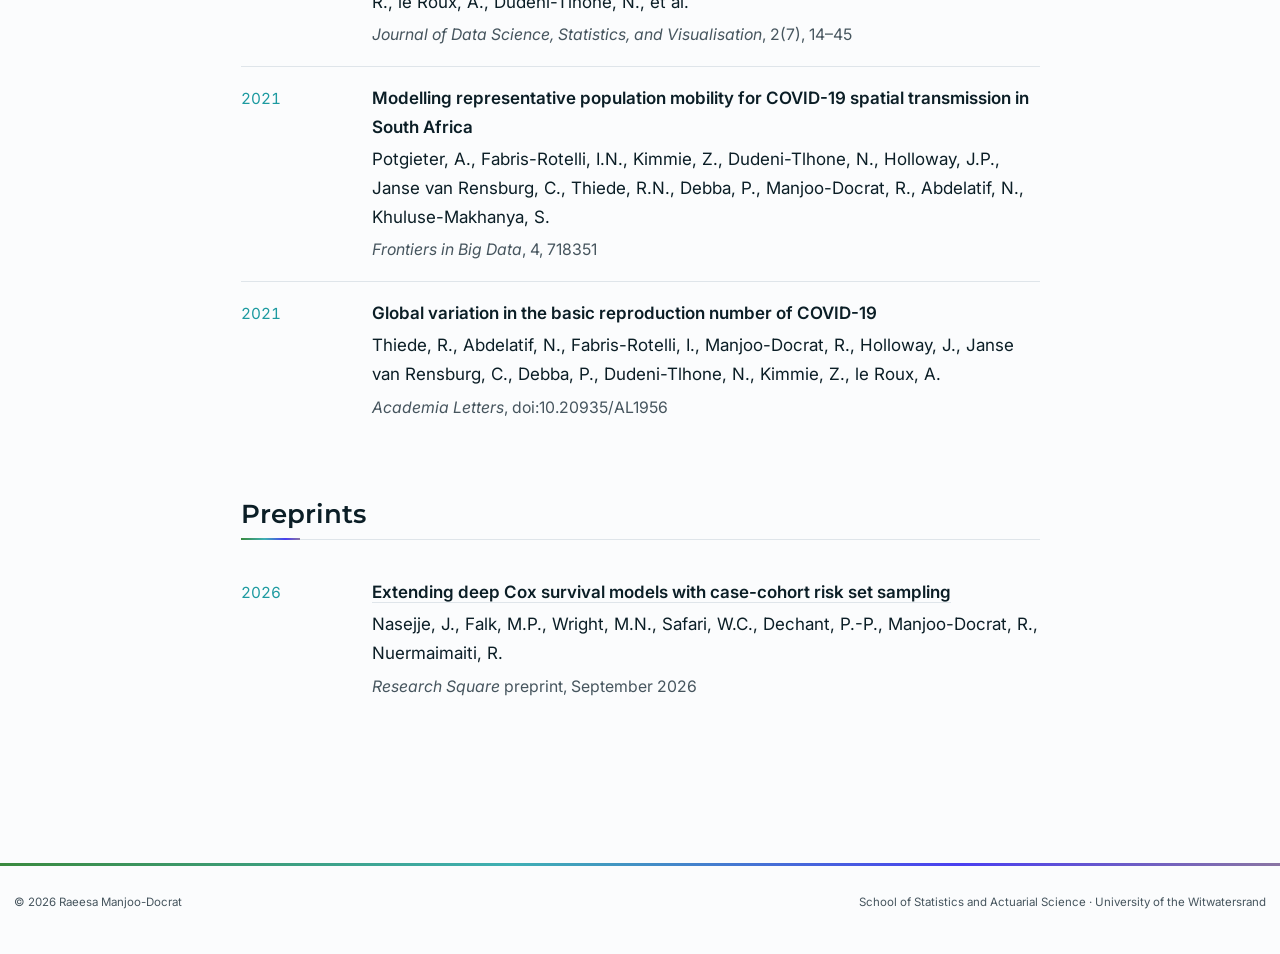
<file: publications.html>
<!DOCTYPE html>
<html xmlns="http://www.w3.org/1999/xhtml" lang="en" xml:lang="en"><head>

<meta charset="utf-8">
<meta name="generator" content="quarto-1.9.36">

<meta name="viewport" content="width=device-width, initial-scale=1.0, user-scalable=yes">

<meta name="description" content="Publications by Dr Raeesa Manjoo-Docrat (Raeesa Docrat) on spatial epidemiology, COVID-19, tuberculosis and wastewater-based surveillance.">

<title>Publications – Dr Raeesa Manjoo-Docrat · Statistics, Wits</title>
<style>
/* Default styles provided by pandoc.
** See https://pandoc.org/MANUAL.html#variables-for-html for config info.
*/
code{white-space: pre-wrap;}
span.smallcaps{font-variant: small-caps;}
div.columns{display: flex; gap: min(4vw, 1.5em);}
div.column{flex: auto; overflow-x: auto;}
div.hanging-indent{margin-left: 1.5em; text-indent: -1.5em;}
ul.task-list{list-style: none;}
ul.task-list li input[type="checkbox"] {
  width: 0.8em;
  margin: 0 0.8em 0.2em -1em; /* quarto-specific, see https://github.com/quarto-dev/quarto-cli/issues/4556 */ 
  vertical-align: middle;
}
</style>


<script src="site_libs/quarto-nav/quarto-nav.js"></script>
<script src="site_libs/quarto-nav/headroom.min.js"></script>
<script src="site_libs/clipboard/clipboard.min.js"></script>
<script src="site_libs/quarto-html/quarto.js" type="module"></script>
<script src="site_libs/quarto-html/tabsets/tabsets.js" type="module"></script>
<script src="site_libs/quarto-html/popper.min.js"></script>
<script src="site_libs/quarto-html/tippy.umd.min.js"></script>
<link href="site_libs/quarto-html/tippy.css" rel="stylesheet">
<link href="site_libs/quarto-html/quarto-syntax-highlighting-845c23b38eaddc0f92fda52bfe77a8c8.css" rel="stylesheet" id="quarto-text-highlighting-styles">
<script src="site_libs/bootstrap/bootstrap.min.js"></script>
<link href="site_libs/bootstrap/bootstrap-icons.css" rel="stylesheet">
<link href="site_libs/bootstrap/bootstrap-ca7b0fd8fbaae27facfbcf0bcfdbfd4e.min.css" rel="stylesheet" append-hash="true" id="quarto-bootstrap" data-mode="light">
<script id="quarto-search-options" type="application/json">{
  "language": {
    "search-no-results-text": "No results",
    "search-matching-documents-text": "matching documents",
    "search-copy-link-title": "Copy link to search",
    "search-hide-matches-text": "Hide additional matches",
    "search-more-match-text": "more match in this document",
    "search-more-matches-text": "more matches in this document",
    "search-clear-button-title": "Clear",
    "search-text-placeholder": "",
    "search-detached-cancel-button-title": "Cancel",
    "search-submit-button-title": "Submit",
    "search-label": "Search"
  }
}</script>
<style>html{ scroll-behavior: smooth; }</style>


<meta property="og:title" content="Publications – Dr Raeesa Manjoo-Docrat · Statistics, Wits">
<meta property="og:description" content="Publications by Dr Raeesa Manjoo-Docrat (Raeesa Docrat) on spatial epidemiology, COVID-19, tuberculosis and wastewater-based surveillance.">
<meta property="og:image" content="https://raymandoc.github.io/raeesa-website/raeesa-card.jpg">
<meta property="og:site_name" content="Dr Raeesa Manjoo-Docrat · Statistics, Wits">
<meta name="twitter:title" content="Publications – Dr Raeesa Manjoo-Docrat · Statistics, Wits">
<meta name="twitter:description" content="Publications by Dr Raeesa Manjoo-Docrat (Raeesa Docrat) on spatial epidemiology, COVID-19, tuberculosis and wastewater-based surveillance.">
<meta name="twitter:image" content="https://raymandoc.github.io/raeesa-website/raeesa-card.jpg">
<meta name="twitter:card" content="summary_large_image">
</head>

<body class="nav-fixed fullcontent quarto-light">

<div id="quarto-search-results"></div>
  <header id="quarto-header" class="headroom fixed-top">
    <nav class="navbar navbar-expand-lg " data-bs-theme="dark">
      <div class="navbar-container container-fluid">
      <div class="navbar-brand-container mx-auto">
    <a class="navbar-brand" href="./index.html">
    <span class="navbar-title">Raeesa Manjoo-Docrat</span>
    </a>
  </div>
          <button class="navbar-toggler" type="button" data-bs-toggle="collapse" data-bs-target="#navbarCollapse" aria-controls="navbarCollapse" role="menu" aria-expanded="false" aria-label="Toggle navigation" onclick="if (window.quartoToggleHeadroom) { window.quartoToggleHeadroom(); }">
  <span class="navbar-toggler-icon"></span>
</button>
          <div class="collapse navbar-collapse" id="navbarCollapse">
            <ul class="navbar-nav navbar-nav-scroll ms-auto">
  <li class="nav-item">
    <a class="nav-link" href="./index.html"> 
<span class="menu-text">About</span></a>
  </li>  
  <li class="nav-item">
    <a class="nav-link active" href="./publications.html" aria-current="page"> 
<span class="menu-text">Publications</span></a>
  </li>  
  <li class="nav-item">
    <a class="nav-link" href="./funding.html"> 
<span class="menu-text">Funding</span></a>
  </li>  
  <li class="nav-item">
    <a class="nav-link" href="./teaching.html"> 
<span class="menu-text">Teaching</span></a>
  </li>  
  <li class="nav-item">
    <a class="nav-link" href="./supervision.html"> 
<span class="menu-text">Supervision</span></a>
  </li>  
  <li class="nav-item">
    <a class="nav-link" href="./talks.html"> 
<span class="menu-text">Talks</span></a>
  </li>  
  <li class="nav-item">
    <a class="nav-link" href="./join.html"> 
<span class="menu-text">Join</span></a>
  </li>  
</ul>
          </div> <!-- /navcollapse -->
            <div class="quarto-navbar-tools">
</div>
      </div> <!-- /container-fluid -->
    </nav>
</header>
<!-- content -->
<div id="quarto-content" class="quarto-container page-columns page-rows-contents page-layout-article page-navbar">
<!-- sidebar -->
<!-- margin-sidebar -->
    
<!-- main -->
<main class="content" id="quarto-document-content">

<header id="title-block-header" class="quarto-title-block default">
<div class="quarto-title">
<h1 class="title">Publications</h1>
<p class="subtitle lead">Most recent first.</p>
</div>

<div>
  <div class="description">
    Publications by Dr Raeesa Manjoo-Docrat (Raeesa Docrat) on spatial epidemiology, COVID-19, tuberculosis and wastewater-based surveillance.
  </div>
</div>


<div class="quarto-title-meta">

    
  
    
  </div>
  


</header>


<p>Also on <a href="https://scholar.google.com/citations?user=nqGypBUAAAAJ&amp;hl=en">Google Scholar</a>, <a href="https://orcid.org/0000-0003-2039-0440">ORCID</a> and <a href="https://www.researchgate.net/profile/Raeesa-Docrat">ResearchGate</a>.</p>
<section id="journal-articles" class="level2">
<h2 data-anchor-id="journal-articles">Journal articles</h2>
<div class="entries">
<div class="entry">
<p><span class="when">2026</span></p>
<div class="what">
<p><strong><a href="https://doi.org/10.1016/j.spasta.2026.101012">Modelling of spatially misaligned wastewater-based surveillance data</a></strong></p>
<p>Torres, M., Docrat, R., et al.</p>
<p><span class="meta"><em>Spatial Statistics</em>, 74, 101012</span></p>
</div>
</div>
<div class="entry">
<p><span class="when">2026</span></p>
<div class="what">
<p><strong><a href="https://doi.org/10.1177/00333549261453003">Race and ethnicity in population attributable fractions for TB risk factors in the US</a></strong></p>
<p>Ahmed, M.M., Manjoo-Docrat, R., et al.</p>
<p><span class="meta"><em>Public Health Reports</em> · published online June 2026</span></p>
</div>
</div>
<div class="entry">
<p><span class="when">2026</span></p>
<div class="what">
<p><strong><a href="https://doi.org/10.1513/annalsats.202503-260oc">Impact of the COVID-19 pandemic on tuberculosis epidemiology in California, Florida, New York, and Texas</a></strong></p>
<p>Cilloni, L., Docrat, R., Haring, C., et al.</p>
<p><span class="meta"><em>Annals of the American Thoracic Society</em>, 23(4), 516–526 · published online October 2025</span></p>
</div>
</div>
<div class="entry">
<p><span class="when">2026</span></p>
<div class="what">
<p><strong><a href="https://doi.org/10.1007/s13370-025-01401-x">A phenomenological methodology for wave detection in epidemics</a></strong></p>
<p>Brettenny, W., Holloway, J., Fabris-Rotelli, I., Dudeni-Tlhone, N., Abdelatif, N., le Roux, W., Manjoo-Docrat, R., Debba, P.</p>
<p><span class="meta"><em>Afrika Matematika</em>, 37(1) · published online December 2025</span></p>
</div>
</div>
<div class="entry">
<p><span class="when">2025</span></p>
<div class="what">
<p><strong><a href="https://doi.org/10.1016/j.heliyon.2025.e43171">Spatial age-stratified epidemiological model with applications to the South African COVID-19 pandemic</a></strong></p>
<p>Manjoo-Docrat, R., Abdelatif, N., Holloway, J., Dudeni-Tlhone, N., Dresselhaus, C., Mbayise, E., et al.</p>
<p><span class="meta"><em>Heliyon</em>, 11(11), e43171</span></p>
</div>
</div>
<div class="entry">
<p><span class="when">2023</span></p>
<div class="what">
<p><strong>A spatial model with vaccinations for COVID-19 in South Africa</strong></p>
<p>Dresselhaus, C., Fabris-Rotelli, I., Manjoo-Docrat, R., Brettenny, W., Holloway, J., Abdelatif, N., Thiede, R., Debba, P., Dudeni-Tlhone, N.</p>
<p><span class="meta"><em>Spatial Statistics</em>, 100792</span></p>
</div>
</div>
<div class="entry">
<p><span class="when">2022</span></p>
<div class="what">
<p><strong>A spatio-stochastic model for the spread of infectious diseases</strong> <span class="note">Sole author</span></p>
<p>Manjoo-Docrat, R.</p>
<p><span class="meta"><em>Journal of Theoretical Biology</em>, 533, 110943</span></p>
</div>
</div>
<div class="entry">
<p><span class="when">2022</span></p>
<div class="what">
<p><strong>A spatial SEIR model for COVID-19 in South Africa</strong></p>
<p>Fabris-Rotelli, I., Holloway, J., Kimmie, Z., Archibald, S., Debba, P., Manjoo-Docrat, R., le Roux, A., Dudeni-Tlhone, N., et al.</p>
<p><span class="meta"><em>Journal of Data Science, Statistics, and Visualisation</em>, 2(7), 14–45</span></p>
</div>
</div>
<div class="entry">
<p><span class="when">2021</span></p>
<div class="what">
<p><strong>Modelling representative population mobility for COVID-19 spatial transmission in South Africa</strong></p>
<p>Potgieter, A., Fabris-Rotelli, I.N., Kimmie, Z., Dudeni-Tlhone, N., Holloway, J.P., Janse van Rensburg, C., Thiede, R.N., Debba, P., Manjoo-Docrat, R., Abdelatif, N., Khuluse-Makhanya, S.</p>
<p><span class="meta"><em>Frontiers in Big Data</em>, 4, 718351</span></p>
</div>
</div>
<div class="entry">
<p><span class="when">2021</span></p>
<div class="what">
<p><strong>Global variation in the basic reproduction number of COVID-19</strong></p>
<p>Thiede, R., Abdelatif, N., Fabris-Rotelli, I., Manjoo-Docrat, R., Holloway, J., Janse van Rensburg, C., Debba, P., Dudeni-Tlhone, N., Kimmie, Z., le Roux, A.</p>
<p><span class="meta"><em>Academia Letters</em>, doi:10.20935/AL1956</span></p>
</div>
</div>
</div>
</section>
<section id="preprints" class="level2">
<h2 data-anchor-id="preprints">Preprints</h2>
<div class="entries">
<div class="entry">
<p><span class="when">2026</span></p>
<div class="what">
<p><strong><a href="https://doi.org/10.21203/rs.3.rs-11057132/v1">Extending deep Cox survival models with case-cohort risk set sampling</a></strong></p>
<p>Nasejje, J., Falk, M.P., Wright, M.N., Safari, W.C., Dechant, P.-P., Manjoo-Docrat, R., Nuermaimaiti, R.</p>
<p><span class="meta"><em>Research Square</em> preprint, September 2026</span></p>
</div>
</div>
</div>


</section>

</main> <!-- /main -->
<script id="quarto-html-after-body" type="application/javascript">
  window.document.addEventListener("DOMContentLoaded", function (event) {
    const isCodeAnnotation = (el) => {
      for (const clz of el.classList) {
        if (clz.startsWith('code-annotation-')) {                     
          return true;
        }
      }
      return false;
    }
    const onCopySuccess = function(e) {
      // button target
      const button = e.trigger;
      // don't keep focus
      button.blur();
      // flash "checked"
      button.classList.add('code-copy-button-checked');
      var currentTitle = button.getAttribute("title");
      button.setAttribute("title", "Copied!");
      let tooltip;
      if (window.bootstrap) {
        button.setAttribute("data-bs-toggle", "tooltip");
        button.setAttribute("data-bs-placement", "left");
        button.setAttribute("data-bs-title", "Copied!");
        tooltip = new bootstrap.Tooltip(button, 
          { trigger: "manual", 
            customClass: "code-copy-button-tooltip",
            offset: [0, -8]});
        tooltip.show();    
      }
      setTimeout(function() {
        if (tooltip) {
          tooltip.hide();
          button.removeAttribute("data-bs-title");
          button.removeAttribute("data-bs-toggle");
          button.removeAttribute("data-bs-placement");
        }
        button.setAttribute("title", currentTitle);
        button.classList.remove('code-copy-button-checked');
      }, 1000);
      // clear code selection
      e.clearSelection();
    }
    const getTextToCopy = function(trigger) {
      const outerScaffold = trigger.parentElement.cloneNode(true);
      const codeEl = outerScaffold.querySelector('code');
      for (const childEl of codeEl.children) {
        if (isCodeAnnotation(childEl)) {
          childEl.remove();
        }
      }
      return codeEl.innerText;
    }
    const clipboard = new window.ClipboardJS('.code-copy-button:not([data-in-quarto-modal])', {
      text: getTextToCopy
    });
    clipboard.on('success', onCopySuccess);
    if (window.document.getElementById('quarto-embedded-source-code-modal')) {
      const clipboardModal = new window.ClipboardJS('.code-copy-button[data-in-quarto-modal]', {
        text: getTextToCopy,
        container: window.document.getElementById('quarto-embedded-source-code-modal')
      });
      clipboardModal.on('success', onCopySuccess);
    }
      var localhostRegex = new RegExp(/^(?:http|https):\/\/localhost\:?[0-9]*\//);
      var mailtoRegex = new RegExp(/^mailto:/);
        var filterRegex = new RegExp("https:\/\/raymandoc\.github\.io\/raeesa-website\/");
      var isInternal = (href) => {
          return filterRegex.test(href) || localhostRegex.test(href) || mailtoRegex.test(href);
      }
      // Inspect non-navigation links and adorn them if external
     var links = window.document.querySelectorAll('a[href]:not(.nav-link):not(.navbar-brand):not(.toc-action):not(.sidebar-link):not(.sidebar-item-toggle):not(.pagination-link):not(.no-external):not([aria-hidden]):not(.dropdown-item):not(.quarto-navigation-tool):not(.about-link)');
      for (var i=0; i<links.length; i++) {
        const link = links[i];
        if (!isInternal(link.href)) {
          // undo the damage that might have been done by quarto-nav.js in the case of
          // links that we want to consider external
          if (link.dataset.originalHref !== undefined) {
            link.href = link.dataset.originalHref;
          }
        }
      }
    function tippyHover(el, contentFn, onTriggerFn, onUntriggerFn) {
      const config = {
        allowHTML: true,
        maxWidth: 500,
        delay: 100,
        arrow: false,
        appendTo: function(el) {
            return el.parentElement;
        },
        interactive: true,
        interactiveBorder: 10,
        theme: 'quarto',
        placement: 'bottom-start',
      };
      if (contentFn) {
        config.content = contentFn;
      }
      if (onTriggerFn) {
        config.onTrigger = onTriggerFn;
      }
      if (onUntriggerFn) {
        config.onUntrigger = onUntriggerFn;
      }
      window.tippy(el, config); 
    }
    const noterefs = window.document.querySelectorAll('a[role="doc-noteref"]');
    for (var i=0; i<noterefs.length; i++) {
      const ref = noterefs[i];
      tippyHover(ref, function() {
        // use id or data attribute instead here
        let href = ref.getAttribute('data-footnote-href') || ref.getAttribute('href');
        try { href = new URL(href).hash; } catch {}
        const id = href.replace(/^#\/?/, "");
        const note = window.document.getElementById(id);
        if (note) {
          return note.innerHTML;
        } else {
          return "";
        }
      });
    }
    const xrefs = window.document.querySelectorAll('a.quarto-xref');
    const processXRef = (id, note) => {
      // Strip column container classes
      const stripColumnClz = (el) => {
        el.classList.remove("page-full", "page-columns");
        if (el.children) {
          for (const child of el.children) {
            stripColumnClz(child);
          }
        }
      }
      stripColumnClz(note)
      if (id === null || id.startsWith('sec-')) {
        // Special case sections, only their first couple elements
        const container = document.createElement("div");
        if (note.children && note.children.length > 2) {
          container.appendChild(note.children[0].cloneNode(true));
          for (let i = 1; i < note.children.length; i++) {
            const child = note.children[i];
            if (child.tagName === "P" && child.innerText === "") {
              continue;
            } else {
              container.appendChild(child.cloneNode(true));
              break;
            }
          }
          if (window.Quarto?.typesetMath) {
            window.Quarto.typesetMath(container);
          }
          return container.innerHTML
        } else {
          if (window.Quarto?.typesetMath) {
            window.Quarto.typesetMath(note);
          }
          return note.innerHTML;
        }
      } else {
        // Remove any anchor links if they are present
        const anchorLink = note.querySelector('a.anchorjs-link');
        if (anchorLink) {
          anchorLink.remove();
        }
        if (window.Quarto?.typesetMath) {
          window.Quarto.typesetMath(note);
        }
        if (note.classList.contains("callout")) {
          return note.outerHTML;
        } else {
          return note.innerHTML;
        }
      }
    }
    for (var i=0; i<xrefs.length; i++) {
      const xref = xrefs[i];
      tippyHover(xref, undefined, function(instance) {
        instance.disable();
        let url = xref.getAttribute('href');
        let hash = undefined; 
        if (url.startsWith('#')) {
          hash = url;
        } else {
          try { hash = new URL(url).hash; } catch {}
        }
        if (hash) {
          const id = hash.replace(/^#\/?/, "");
          const note = window.document.getElementById(id);
          if (note !== null) {
            try {
              const html = processXRef(id, note.cloneNode(true));
              instance.setContent(html);
            } finally {
              instance.enable();
              instance.show();
            }
          } else {
            // See if we can fetch this
            fetch(url.split('#')[0])
            .then(res => res.text())
            .then(html => {
              const parser = new DOMParser();
              const htmlDoc = parser.parseFromString(html, "text/html");
              const note = htmlDoc.getElementById(id);
              if (note !== null) {
                const html = processXRef(id, note);
                instance.setContent(html);
              } 
            }).finally(() => {
              instance.enable();
              instance.show();
            });
          }
        } else {
          // See if we can fetch a full url (with no hash to target)
          // This is a special case and we should probably do some content thinning / targeting
          fetch(url)
          .then(res => res.text())
          .then(html => {
            const parser = new DOMParser();
            const htmlDoc = parser.parseFromString(html, "text/html");
            const note = htmlDoc.querySelector('main.content');
            if (note !== null) {
              // This should only happen for chapter cross references
              // (since there is no id in the URL)
              // remove the first header
              if (note.children.length > 0 && note.children[0].tagName === "HEADER") {
                note.children[0].remove();
              }
              const html = processXRef(null, note);
              instance.setContent(html);
            } 
          }).finally(() => {
            instance.enable();
            instance.show();
          });
        }
      }, function(instance) {
      });
    }
        let selectedAnnoteEl;
        const selectorForAnnotation = ( cell, annotation) => {
          let cellAttr = 'data-code-cell="' + cell + '"';
          let lineAttr = 'data-code-annotation="' +  annotation + '"';
          const selector = 'span[' + cellAttr + '][' + lineAttr + ']';
          return selector;
        }
        const selectCodeLines = (annoteEl) => {
          const doc = window.document;
          const targetCell = annoteEl.getAttribute("data-target-cell");
          const targetAnnotation = annoteEl.getAttribute("data-target-annotation");
          const annoteSpan = window.document.querySelector(selectorForAnnotation(targetCell, targetAnnotation));
          const lines = annoteSpan.getAttribute("data-code-lines").split(",");
          const lineIds = lines.map((line) => {
            return targetCell + "-" + line;
          })
          let top = null;
          let height = null;
          let parent = null;
          if (lineIds.length > 0) {
              //compute the position of the single el (top and bottom and make a div)
              const el = window.document.getElementById(lineIds[0]);
              top = el.offsetTop;
              height = el.offsetHeight;
              parent = el.parentElement.parentElement;
            if (lineIds.length > 1) {
              const lastEl = window.document.getElementById(lineIds[lineIds.length - 1]);
              const bottom = lastEl.offsetTop + lastEl.offsetHeight;
              height = bottom - top;
            }
            if (top !== null && height !== null && parent !== null) {
              // cook up a div (if necessary) and position it 
              let div = window.document.getElementById("code-annotation-line-highlight");
              if (div === null) {
                div = window.document.createElement("div");
                div.setAttribute("id", "code-annotation-line-highlight");
                div.style.position = 'absolute';
                parent.appendChild(div);
              }
              div.style.top = top - 2 + "px";
              div.style.height = height + 4 + "px";
              div.style.left = 0;
              let gutterDiv = window.document.getElementById("code-annotation-line-highlight-gutter");
              if (gutterDiv === null) {
                gutterDiv = window.document.createElement("div");
                gutterDiv.setAttribute("id", "code-annotation-line-highlight-gutter");
                gutterDiv.style.position = 'absolute';
                const codeCell = window.document.getElementById(targetCell);
                const gutter = codeCell.querySelector('.code-annotation-gutter');
                gutter.appendChild(gutterDiv);
              }
              gutterDiv.style.top = top - 2 + "px";
              gutterDiv.style.height = height + 4 + "px";
            }
            selectedAnnoteEl = annoteEl;
          }
        };
        const unselectCodeLines = () => {
          const elementsIds = ["code-annotation-line-highlight", "code-annotation-line-highlight-gutter"];
          elementsIds.forEach((elId) => {
            const div = window.document.getElementById(elId);
            if (div) {
              div.remove();
            }
          });
          selectedAnnoteEl = undefined;
        };
          // Handle positioning of the toggle
      window.addEventListener(
        "resize",
        throttle(() => {
          elRect = undefined;
          if (selectedAnnoteEl) {
            selectCodeLines(selectedAnnoteEl);
          }
        }, 10)
      );
      function throttle(fn, ms) {
      let throttle = false;
      let timer;
        return (...args) => {
          if(!throttle) { // first call gets through
              fn.apply(this, args);
              throttle = true;
          } else { // all the others get throttled
              if(timer) clearTimeout(timer); // cancel #2
              timer = setTimeout(() => {
                fn.apply(this, args);
                timer = throttle = false;
              }, ms);
          }
        };
      }
        // Attach click handler to the DT
        const annoteDls = window.document.querySelectorAll('dt[data-target-cell]');
        for (const annoteDlNode of annoteDls) {
          annoteDlNode.addEventListener('click', (event) => {
            const clickedEl = event.target;
            if (clickedEl !== selectedAnnoteEl) {
              unselectCodeLines();
              const activeEl = window.document.querySelector('dt[data-target-cell].code-annotation-active');
              if (activeEl) {
                activeEl.classList.remove('code-annotation-active');
              }
              selectCodeLines(clickedEl);
              clickedEl.classList.add('code-annotation-active');
            } else {
              // Unselect the line
              unselectCodeLines();
              clickedEl.classList.remove('code-annotation-active');
            }
          });
        }
    const findCites = (el) => {
      const parentEl = el.parentElement;
      if (parentEl) {
        const cites = parentEl.dataset.cites;
        if (cites) {
          return {
            el,
            cites: cites.split(' ')
          };
        } else {
          return findCites(el.parentElement)
        }
      } else {
        return undefined;
      }
    };
    var bibliorefs = window.document.querySelectorAll('a[role="doc-biblioref"]');
    for (var i=0; i<bibliorefs.length; i++) {
      const ref = bibliorefs[i];
      const citeInfo = findCites(ref);
      if (citeInfo) {
        tippyHover(citeInfo.el, function() {
          var popup = window.document.createElement('div');
          citeInfo.cites.forEach(function(cite) {
            var citeDiv = window.document.createElement('div');
            citeDiv.classList.add('hanging-indent');
            citeDiv.classList.add('csl-entry');
            var biblioDiv = window.document.getElementById('ref-' + cite);
            if (biblioDiv) {
              citeDiv.innerHTML = biblioDiv.innerHTML;
            }
            popup.appendChild(citeDiv);
          });
          return popup.innerHTML;
        });
      }
    }
  });
  </script>
</div> <!-- /content -->
<footer class="footer">
  <div class="nav-footer">
    <div class="nav-footer-left">
<p>© 2026 Raeesa Manjoo-Docrat</p>
</div>   
    <div class="nav-footer-center">
      &nbsp;
    </div>
    <div class="nav-footer-right">
<p>School of Statistics and Actuarial Science · University of the Witwatersrand</p>
</div>
  </div>
</footer>




<script src="site_libs/quarto-html/zenscroll-min.js"></script>
</body></html>
</file>
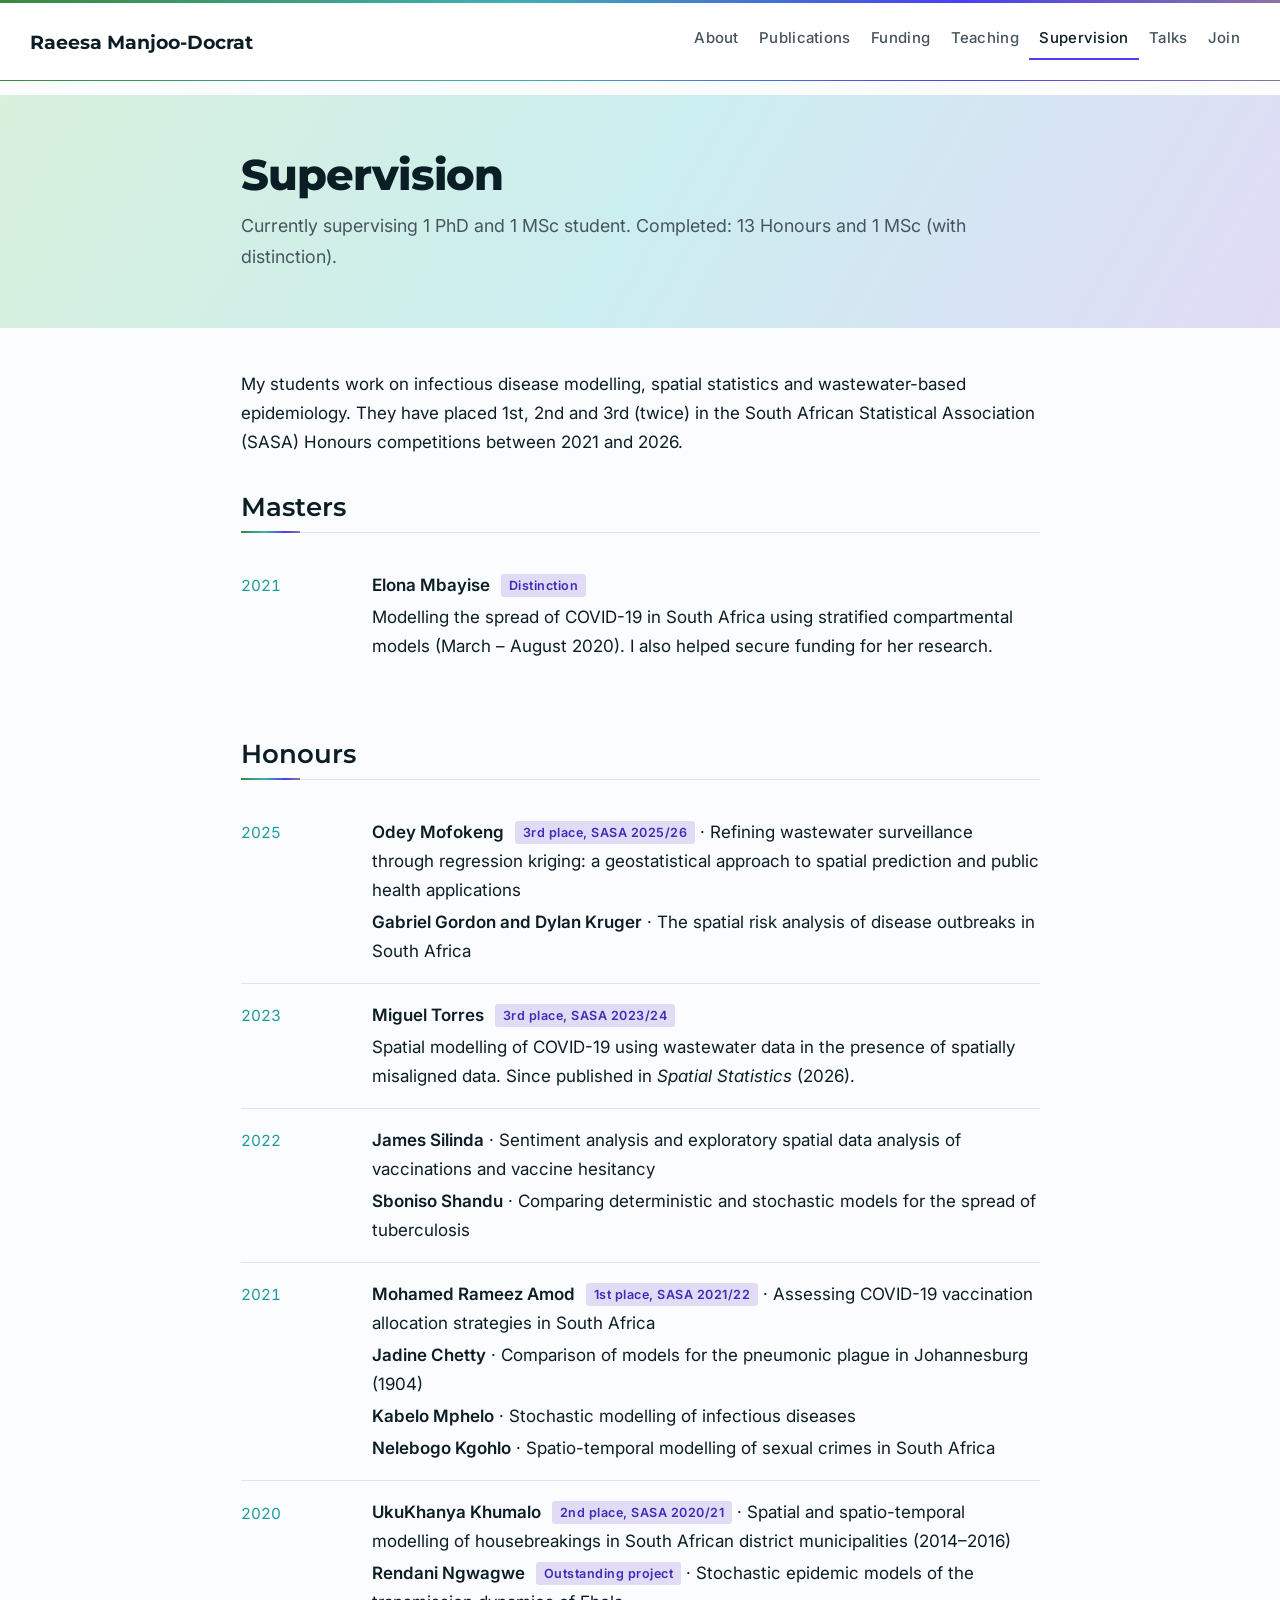
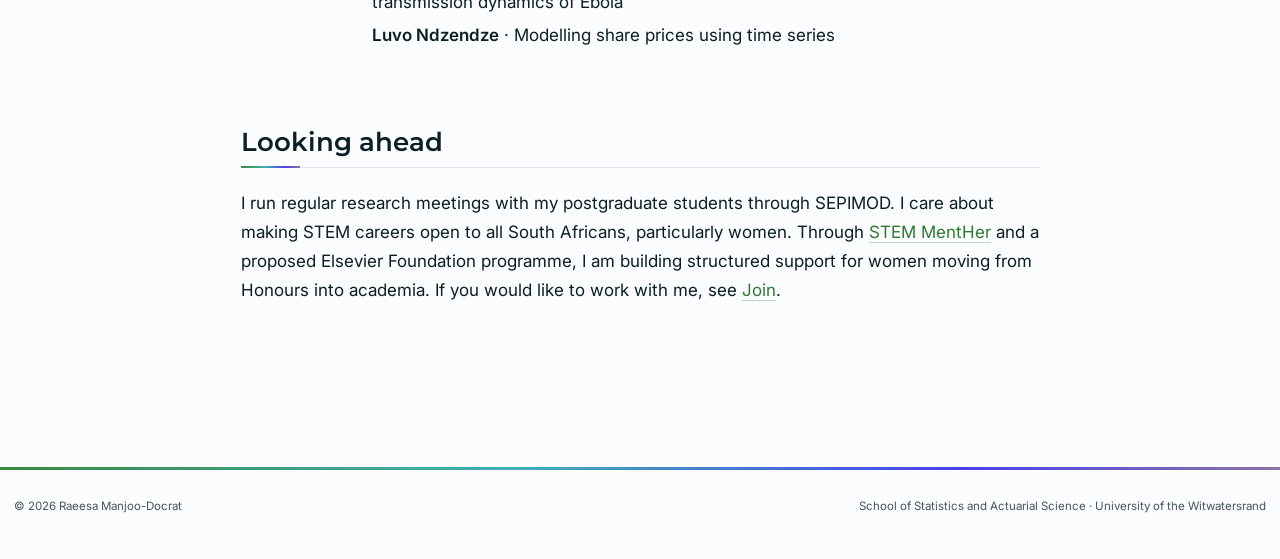
<file: supervision.html>
<!DOCTYPE html>
<html xmlns="http://www.w3.org/1999/xhtml" lang="en" xml:lang="en"><head>

<meta charset="utf-8">
<meta name="generator" content="quarto-1.9.36">

<meta name="viewport" content="width=device-width, initial-scale=1.0, user-scalable=yes">

<meta name="description" content="Honours, Masters and PhD students supervised by Dr Raeesa Manjoo-Docrat at the University of the Witwatersrand.">

<title>Supervision – Dr Raeesa Manjoo-Docrat · Statistics, Wits</title>
<style>
/* Default styles provided by pandoc.
** See https://pandoc.org/MANUAL.html#variables-for-html for config info.
*/
code{white-space: pre-wrap;}
span.smallcaps{font-variant: small-caps;}
div.columns{display: flex; gap: min(4vw, 1.5em);}
div.column{flex: auto; overflow-x: auto;}
div.hanging-indent{margin-left: 1.5em; text-indent: -1.5em;}
ul.task-list{list-style: none;}
ul.task-list li input[type="checkbox"] {
  width: 0.8em;
  margin: 0 0.8em 0.2em -1em; /* quarto-specific, see https://github.com/quarto-dev/quarto-cli/issues/4556 */ 
  vertical-align: middle;
}
</style>


<script src="site_libs/quarto-nav/quarto-nav.js"></script>
<script src="site_libs/quarto-nav/headroom.min.js"></script>
<script src="site_libs/clipboard/clipboard.min.js"></script>
<script src="site_libs/quarto-html/quarto.js" type="module"></script>
<script src="site_libs/quarto-html/tabsets/tabsets.js" type="module"></script>
<script src="site_libs/quarto-html/popper.min.js"></script>
<script src="site_libs/quarto-html/tippy.umd.min.js"></script>
<link href="site_libs/quarto-html/tippy.css" rel="stylesheet">
<link href="site_libs/quarto-html/quarto-syntax-highlighting-845c23b38eaddc0f92fda52bfe77a8c8.css" rel="stylesheet" id="quarto-text-highlighting-styles">
<script src="site_libs/bootstrap/bootstrap.min.js"></script>
<link href="site_libs/bootstrap/bootstrap-icons.css" rel="stylesheet">
<link href="site_libs/bootstrap/bootstrap-ca7b0fd8fbaae27facfbcf0bcfdbfd4e.min.css" rel="stylesheet" append-hash="true" id="quarto-bootstrap" data-mode="light">
<script id="quarto-search-options" type="application/json">{
  "language": {
    "search-no-results-text": "No results",
    "search-matching-documents-text": "matching documents",
    "search-copy-link-title": "Copy link to search",
    "search-hide-matches-text": "Hide additional matches",
    "search-more-match-text": "more match in this document",
    "search-more-matches-text": "more matches in this document",
    "search-clear-button-title": "Clear",
    "search-text-placeholder": "",
    "search-detached-cancel-button-title": "Cancel",
    "search-submit-button-title": "Submit",
    "search-label": "Search"
  }
}</script>
<style>html{ scroll-behavior: smooth; }</style>


<meta property="og:title" content="Supervision – Dr Raeesa Manjoo-Docrat · Statistics, Wits">
<meta property="og:description" content="Honours, Masters and PhD students supervised by Dr Raeesa Manjoo-Docrat at the University of the Witwatersrand.">
<meta property="og:image" content="https://raymandoc.github.io/raeesa-website/raeesa-card.jpg">
<meta property="og:site_name" content="Dr Raeesa Manjoo-Docrat · Statistics, Wits">
<meta name="twitter:title" content="Supervision – Dr Raeesa Manjoo-Docrat · Statistics, Wits">
<meta name="twitter:description" content="Honours, Masters and PhD students supervised by Dr Raeesa Manjoo-Docrat at the University of the Witwatersrand.">
<meta name="twitter:image" content="https://raymandoc.github.io/raeesa-website/raeesa-card.jpg">
<meta name="twitter:card" content="summary_large_image">
</head>

<body class="nav-fixed fullcontent quarto-light">

<div id="quarto-search-results"></div>
  <header id="quarto-header" class="headroom fixed-top">
    <nav class="navbar navbar-expand-lg " data-bs-theme="dark">
      <div class="navbar-container container-fluid">
      <div class="navbar-brand-container mx-auto">
    <a class="navbar-brand" href="./index.html">
    <span class="navbar-title">Raeesa Manjoo-Docrat</span>
    </a>
  </div>
          <button class="navbar-toggler" type="button" data-bs-toggle="collapse" data-bs-target="#navbarCollapse" aria-controls="navbarCollapse" role="menu" aria-expanded="false" aria-label="Toggle navigation" onclick="if (window.quartoToggleHeadroom) { window.quartoToggleHeadroom(); }">
  <span class="navbar-toggler-icon"></span>
</button>
          <div class="collapse navbar-collapse" id="navbarCollapse">
            <ul class="navbar-nav navbar-nav-scroll ms-auto">
  <li class="nav-item">
    <a class="nav-link" href="./index.html"> 
<span class="menu-text">About</span></a>
  </li>  
  <li class="nav-item">
    <a class="nav-link" href="./publications.html"> 
<span class="menu-text">Publications</span></a>
  </li>  
  <li class="nav-item">
    <a class="nav-link" href="./funding.html"> 
<span class="menu-text">Funding</span></a>
  </li>  
  <li class="nav-item">
    <a class="nav-link" href="./teaching.html"> 
<span class="menu-text">Teaching</span></a>
  </li>  
  <li class="nav-item">
    <a class="nav-link active" href="./supervision.html" aria-current="page"> 
<span class="menu-text">Supervision</span></a>
  </li>  
  <li class="nav-item">
    <a class="nav-link" href="./talks.html"> 
<span class="menu-text">Talks</span></a>
  </li>  
  <li class="nav-item">
    <a class="nav-link" href="./join.html"> 
<span class="menu-text">Join</span></a>
  </li>  
</ul>
          </div> <!-- /navcollapse -->
            <div class="quarto-navbar-tools">
</div>
      </div> <!-- /container-fluid -->
    </nav>
</header>
<!-- content -->
<div id="quarto-content" class="quarto-container page-columns page-rows-contents page-layout-article page-navbar">
<!-- sidebar -->
<!-- margin-sidebar -->
    
<!-- main -->
<main class="content" id="quarto-document-content">

<header id="title-block-header" class="quarto-title-block default">
<div class="quarto-title">
<h1 class="title">Supervision</h1>
<p class="subtitle lead">Currently supervising 1 PhD and 1 MSc student. Completed: 13 Honours and 1 MSc (with distinction).</p>
</div>

<div>
  <div class="description">
    Honours, Masters and PhD students supervised by Dr Raeesa Manjoo-Docrat at the University of the Witwatersrand.
  </div>
</div>


<div class="quarto-title-meta">

    
  
    
  </div>
  


</header>


<p>My students work on infectious disease modelling, spatial statistics and wastewater-based epidemiology. They have placed 1st, 2nd and 3rd (twice) in the South African Statistical Association (SASA) Honours competitions between 2021 and 2026.</p>
<section id="masters" class="level2">
<h2 data-anchor-id="masters">Masters</h2>
<div class="entries">
<div class="entry">
<p><span class="when">2021</span></p>
<div class="what">
<p><strong>Elona Mbayise</strong> <span class="note">Distinction</span></p>
<p>Modelling the spread of COVID-19 in South Africa using stratified compartmental models (March – August 2020). I also helped secure funding for her research.</p>
</div>
</div>
</div>
</section>
<section id="honours" class="level2">
<h2 data-anchor-id="honours">Honours</h2>
<div class="entries">
<div class="entry">
<p><span class="when">2025</span></p>
<div class="what">
<p><strong>Odey Mofokeng</strong> <span class="note">3rd place, SASA 2025/26</span> · Refining wastewater surveillance through regression kriging: a geostatistical approach to spatial prediction and public health applications</p>
<p><strong>Gabriel Gordon and Dylan Kruger</strong> · The spatial risk analysis of disease outbreaks in South Africa</p>
</div>
</div>
<div class="entry">
<p><span class="when">2023</span></p>
<div class="what">
<p><strong>Miguel Torres</strong> <span class="note">3rd place, SASA 2023/24</span></p>
<p>Spatial modelling of COVID-19 using wastewater data in the presence of spatially misaligned data. Since published in <em>Spatial Statistics</em> (2026).</p>
</div>
</div>
<div class="entry">
<p><span class="when">2022</span></p>
<div class="what">
<p><strong>James Silinda</strong> · Sentiment analysis and exploratory spatial data analysis of vaccinations and vaccine hesitancy</p>
<p><strong>Sboniso Shandu</strong> · Comparing deterministic and stochastic models for the spread of tuberculosis</p>
</div>
</div>
<div class="entry">
<p><span class="when">2021</span></p>
<div class="what">
<p><strong>Mohamed Rameez Amod</strong> <span class="note">1st place, SASA 2021/22</span> · Assessing COVID-19 vaccination allocation strategies in South Africa</p>
<p><strong>Jadine Chetty</strong> · Comparison of models for the pneumonic plague in Johannesburg (1904)</p>
<p><strong>Kabelo Mphelo</strong> · Stochastic modelling of infectious diseases</p>
<p><strong>Nelebogo Kgohlo</strong> · Spatio-temporal modelling of sexual crimes in South Africa</p>
</div>
</div>
<div class="entry">
<p><span class="when">2020</span></p>
<div class="what">
<p><strong>UkuKhanya Khumalo</strong> <span class="note">2nd place, SASA 2020/21</span> · Spatial and spatio-temporal modelling of housebreakings in South African district municipalities (2014–2016)</p>
<p><strong>Rendani Ngwagwe</strong> <span class="note">Outstanding project</span> · Stochastic epidemic models of the transmission dynamics of Ebola</p>
<p><strong>Luvo Ndzendze</strong> · Modelling share prices using time series</p>
</div>
</div>
</div>
</section>
<section id="looking-ahead" class="level2">
<h2 data-anchor-id="looking-ahead">Looking ahead</h2>
<p>I run regular research meetings with my postgraduate students through SEPIMOD. I care about making STEM careers open to all South Africans, particularly women. Through <a href="https://www.stemmenther.co.za/">STEM MentHer</a> and a proposed Elsevier Foundation programme, I am building structured support for women moving from Honours into academia. If you would like to work with me, see <a href="./join.html">Join</a>.</p>


</section>

</main> <!-- /main -->
<script id="quarto-html-after-body" type="application/javascript">
  window.document.addEventListener("DOMContentLoaded", function (event) {
    const isCodeAnnotation = (el) => {
      for (const clz of el.classList) {
        if (clz.startsWith('code-annotation-')) {                     
          return true;
        }
      }
      return false;
    }
    const onCopySuccess = function(e) {
      // button target
      const button = e.trigger;
      // don't keep focus
      button.blur();
      // flash "checked"
      button.classList.add('code-copy-button-checked');
      var currentTitle = button.getAttribute("title");
      button.setAttribute("title", "Copied!");
      let tooltip;
      if (window.bootstrap) {
        button.setAttribute("data-bs-toggle", "tooltip");
        button.setAttribute("data-bs-placement", "left");
        button.setAttribute("data-bs-title", "Copied!");
        tooltip = new bootstrap.Tooltip(button, 
          { trigger: "manual", 
            customClass: "code-copy-button-tooltip",
            offset: [0, -8]});
        tooltip.show();    
      }
      setTimeout(function() {
        if (tooltip) {
          tooltip.hide();
          button.removeAttribute("data-bs-title");
          button.removeAttribute("data-bs-toggle");
          button.removeAttribute("data-bs-placement");
        }
        button.setAttribute("title", currentTitle);
        button.classList.remove('code-copy-button-checked');
      }, 1000);
      // clear code selection
      e.clearSelection();
    }
    const getTextToCopy = function(trigger) {
      const outerScaffold = trigger.parentElement.cloneNode(true);
      const codeEl = outerScaffold.querySelector('code');
      for (const childEl of codeEl.children) {
        if (isCodeAnnotation(childEl)) {
          childEl.remove();
        }
      }
      return codeEl.innerText;
    }
    const clipboard = new window.ClipboardJS('.code-copy-button:not([data-in-quarto-modal])', {
      text: getTextToCopy
    });
    clipboard.on('success', onCopySuccess);
    if (window.document.getElementById('quarto-embedded-source-code-modal')) {
      const clipboardModal = new window.ClipboardJS('.code-copy-button[data-in-quarto-modal]', {
        text: getTextToCopy,
        container: window.document.getElementById('quarto-embedded-source-code-modal')
      });
      clipboardModal.on('success', onCopySuccess);
    }
      var localhostRegex = new RegExp(/^(?:http|https):\/\/localhost\:?[0-9]*\//);
      var mailtoRegex = new RegExp(/^mailto:/);
        var filterRegex = new RegExp("https:\/\/raymandoc\.github\.io\/raeesa-website\/");
      var isInternal = (href) => {
          return filterRegex.test(href) || localhostRegex.test(href) || mailtoRegex.test(href);
      }
      // Inspect non-navigation links and adorn them if external
     var links = window.document.querySelectorAll('a[href]:not(.nav-link):not(.navbar-brand):not(.toc-action):not(.sidebar-link):not(.sidebar-item-toggle):not(.pagination-link):not(.no-external):not([aria-hidden]):not(.dropdown-item):not(.quarto-navigation-tool):not(.about-link)');
      for (var i=0; i<links.length; i++) {
        const link = links[i];
        if (!isInternal(link.href)) {
          // undo the damage that might have been done by quarto-nav.js in the case of
          // links that we want to consider external
          if (link.dataset.originalHref !== undefined) {
            link.href = link.dataset.originalHref;
          }
        }
      }
    function tippyHover(el, contentFn, onTriggerFn, onUntriggerFn) {
      const config = {
        allowHTML: true,
        maxWidth: 500,
        delay: 100,
        arrow: false,
        appendTo: function(el) {
            return el.parentElement;
        },
        interactive: true,
        interactiveBorder: 10,
        theme: 'quarto',
        placement: 'bottom-start',
      };
      if (contentFn) {
        config.content = contentFn;
      }
      if (onTriggerFn) {
        config.onTrigger = onTriggerFn;
      }
      if (onUntriggerFn) {
        config.onUntrigger = onUntriggerFn;
      }
      window.tippy(el, config); 
    }
    const noterefs = window.document.querySelectorAll('a[role="doc-noteref"]');
    for (var i=0; i<noterefs.length; i++) {
      const ref = noterefs[i];
      tippyHover(ref, function() {
        // use id or data attribute instead here
        let href = ref.getAttribute('data-footnote-href') || ref.getAttribute('href');
        try { href = new URL(href).hash; } catch {}
        const id = href.replace(/^#\/?/, "");
        const note = window.document.getElementById(id);
        if (note) {
          return note.innerHTML;
        } else {
          return "";
        }
      });
    }
    const xrefs = window.document.querySelectorAll('a.quarto-xref');
    const processXRef = (id, note) => {
      // Strip column container classes
      const stripColumnClz = (el) => {
        el.classList.remove("page-full", "page-columns");
        if (el.children) {
          for (const child of el.children) {
            stripColumnClz(child);
          }
        }
      }
      stripColumnClz(note)
      if (id === null || id.startsWith('sec-')) {
        // Special case sections, only their first couple elements
        const container = document.createElement("div");
        if (note.children && note.children.length > 2) {
          container.appendChild(note.children[0].cloneNode(true));
          for (let i = 1; i < note.children.length; i++) {
            const child = note.children[i];
            if (child.tagName === "P" && child.innerText === "") {
              continue;
            } else {
              container.appendChild(child.cloneNode(true));
              break;
            }
          }
          if (window.Quarto?.typesetMath) {
            window.Quarto.typesetMath(container);
          }
          return container.innerHTML
        } else {
          if (window.Quarto?.typesetMath) {
            window.Quarto.typesetMath(note);
          }
          return note.innerHTML;
        }
      } else {
        // Remove any anchor links if they are present
        const anchorLink = note.querySelector('a.anchorjs-link');
        if (anchorLink) {
          anchorLink.remove();
        }
        if (window.Quarto?.typesetMath) {
          window.Quarto.typesetMath(note);
        }
        if (note.classList.contains("callout")) {
          return note.outerHTML;
        } else {
          return note.innerHTML;
        }
      }
    }
    for (var i=0; i<xrefs.length; i++) {
      const xref = xrefs[i];
      tippyHover(xref, undefined, function(instance) {
        instance.disable();
        let url = xref.getAttribute('href');
        let hash = undefined; 
        if (url.startsWith('#')) {
          hash = url;
        } else {
          try { hash = new URL(url).hash; } catch {}
        }
        if (hash) {
          const id = hash.replace(/^#\/?/, "");
          const note = window.document.getElementById(id);
          if (note !== null) {
            try {
              const html = processXRef(id, note.cloneNode(true));
              instance.setContent(html);
            } finally {
              instance.enable();
              instance.show();
            }
          } else {
            // See if we can fetch this
            fetch(url.split('#')[0])
            .then(res => res.text())
            .then(html => {
              const parser = new DOMParser();
              const htmlDoc = parser.parseFromString(html, "text/html");
              const note = htmlDoc.getElementById(id);
              if (note !== null) {
                const html = processXRef(id, note);
                instance.setContent(html);
              } 
            }).finally(() => {
              instance.enable();
              instance.show();
            });
          }
        } else {
          // See if we can fetch a full url (with no hash to target)
          // This is a special case and we should probably do some content thinning / targeting
          fetch(url)
          .then(res => res.text())
          .then(html => {
            const parser = new DOMParser();
            const htmlDoc = parser.parseFromString(html, "text/html");
            const note = htmlDoc.querySelector('main.content');
            if (note !== null) {
              // This should only happen for chapter cross references
              // (since there is no id in the URL)
              // remove the first header
              if (note.children.length > 0 && note.children[0].tagName === "HEADER") {
                note.children[0].remove();
              }
              const html = processXRef(null, note);
              instance.setContent(html);
            } 
          }).finally(() => {
            instance.enable();
            instance.show();
          });
        }
      }, function(instance) {
      });
    }
        let selectedAnnoteEl;
        const selectorForAnnotation = ( cell, annotation) => {
          let cellAttr = 'data-code-cell="' + cell + '"';
          let lineAttr = 'data-code-annotation="' +  annotation + '"';
          const selector = 'span[' + cellAttr + '][' + lineAttr + ']';
          return selector;
        }
        const selectCodeLines = (annoteEl) => {
          const doc = window.document;
          const targetCell = annoteEl.getAttribute("data-target-cell");
          const targetAnnotation = annoteEl.getAttribute("data-target-annotation");
          const annoteSpan = window.document.querySelector(selectorForAnnotation(targetCell, targetAnnotation));
          const lines = annoteSpan.getAttribute("data-code-lines").split(",");
          const lineIds = lines.map((line) => {
            return targetCell + "-" + line;
          })
          let top = null;
          let height = null;
          let parent = null;
          if (lineIds.length > 0) {
              //compute the position of the single el (top and bottom and make a div)
              const el = window.document.getElementById(lineIds[0]);
              top = el.offsetTop;
              height = el.offsetHeight;
              parent = el.parentElement.parentElement;
            if (lineIds.length > 1) {
              const lastEl = window.document.getElementById(lineIds[lineIds.length - 1]);
              const bottom = lastEl.offsetTop + lastEl.offsetHeight;
              height = bottom - top;
            }
            if (top !== null && height !== null && parent !== null) {
              // cook up a div (if necessary) and position it 
              let div = window.document.getElementById("code-annotation-line-highlight");
              if (div === null) {
                div = window.document.createElement("div");
                div.setAttribute("id", "code-annotation-line-highlight");
                div.style.position = 'absolute';
                parent.appendChild(div);
              }
              div.style.top = top - 2 + "px";
              div.style.height = height + 4 + "px";
              div.style.left = 0;
              let gutterDiv = window.document.getElementById("code-annotation-line-highlight-gutter");
              if (gutterDiv === null) {
                gutterDiv = window.document.createElement("div");
                gutterDiv.setAttribute("id", "code-annotation-line-highlight-gutter");
                gutterDiv.style.position = 'absolute';
                const codeCell = window.document.getElementById(targetCell);
                const gutter = codeCell.querySelector('.code-annotation-gutter');
                gutter.appendChild(gutterDiv);
              }
              gutterDiv.style.top = top - 2 + "px";
              gutterDiv.style.height = height + 4 + "px";
            }
            selectedAnnoteEl = annoteEl;
          }
        };
        const unselectCodeLines = () => {
          const elementsIds = ["code-annotation-line-highlight", "code-annotation-line-highlight-gutter"];
          elementsIds.forEach((elId) => {
            const div = window.document.getElementById(elId);
            if (div) {
              div.remove();
            }
          });
          selectedAnnoteEl = undefined;
        };
          // Handle positioning of the toggle
      window.addEventListener(
        "resize",
        throttle(() => {
          elRect = undefined;
          if (selectedAnnoteEl) {
            selectCodeLines(selectedAnnoteEl);
          }
        }, 10)
      );
      function throttle(fn, ms) {
      let throttle = false;
      let timer;
        return (...args) => {
          if(!throttle) { // first call gets through
              fn.apply(this, args);
              throttle = true;
          } else { // all the others get throttled
              if(timer) clearTimeout(timer); // cancel #2
              timer = setTimeout(() => {
                fn.apply(this, args);
                timer = throttle = false;
              }, ms);
          }
        };
      }
        // Attach click handler to the DT
        const annoteDls = window.document.querySelectorAll('dt[data-target-cell]');
        for (const annoteDlNode of annoteDls) {
          annoteDlNode.addEventListener('click', (event) => {
            const clickedEl = event.target;
            if (clickedEl !== selectedAnnoteEl) {
              unselectCodeLines();
              const activeEl = window.document.querySelector('dt[data-target-cell].code-annotation-active');
              if (activeEl) {
                activeEl.classList.remove('code-annotation-active');
              }
              selectCodeLines(clickedEl);
              clickedEl.classList.add('code-annotation-active');
            } else {
              // Unselect the line
              unselectCodeLines();
              clickedEl.classList.remove('code-annotation-active');
            }
          });
        }
    const findCites = (el) => {
      const parentEl = el.parentElement;
      if (parentEl) {
        const cites = parentEl.dataset.cites;
        if (cites) {
          return {
            el,
            cites: cites.split(' ')
          };
        } else {
          return findCites(el.parentElement)
        }
      } else {
        return undefined;
      }
    };
    var bibliorefs = window.document.querySelectorAll('a[role="doc-biblioref"]');
    for (var i=0; i<bibliorefs.length; i++) {
      const ref = bibliorefs[i];
      const citeInfo = findCites(ref);
      if (citeInfo) {
        tippyHover(citeInfo.el, function() {
          var popup = window.document.createElement('div');
          citeInfo.cites.forEach(function(cite) {
            var citeDiv = window.document.createElement('div');
            citeDiv.classList.add('hanging-indent');
            citeDiv.classList.add('csl-entry');
            var biblioDiv = window.document.getElementById('ref-' + cite);
            if (biblioDiv) {
              citeDiv.innerHTML = biblioDiv.innerHTML;
            }
            popup.appendChild(citeDiv);
          });
          return popup.innerHTML;
        });
      }
    }
  });
  </script>
</div> <!-- /content -->
<footer class="footer">
  <div class="nav-footer">
    <div class="nav-footer-left">
<p>© 2026 Raeesa Manjoo-Docrat</p>
</div>   
    <div class="nav-footer-center">
      &nbsp;
    </div>
    <div class="nav-footer-right">
<p>School of Statistics and Actuarial Science · University of the Witwatersrand</p>
</div>
  </div>
</footer>




<script src="site_libs/quarto-html/zenscroll-min.js"></script>
</body></html>
</file>
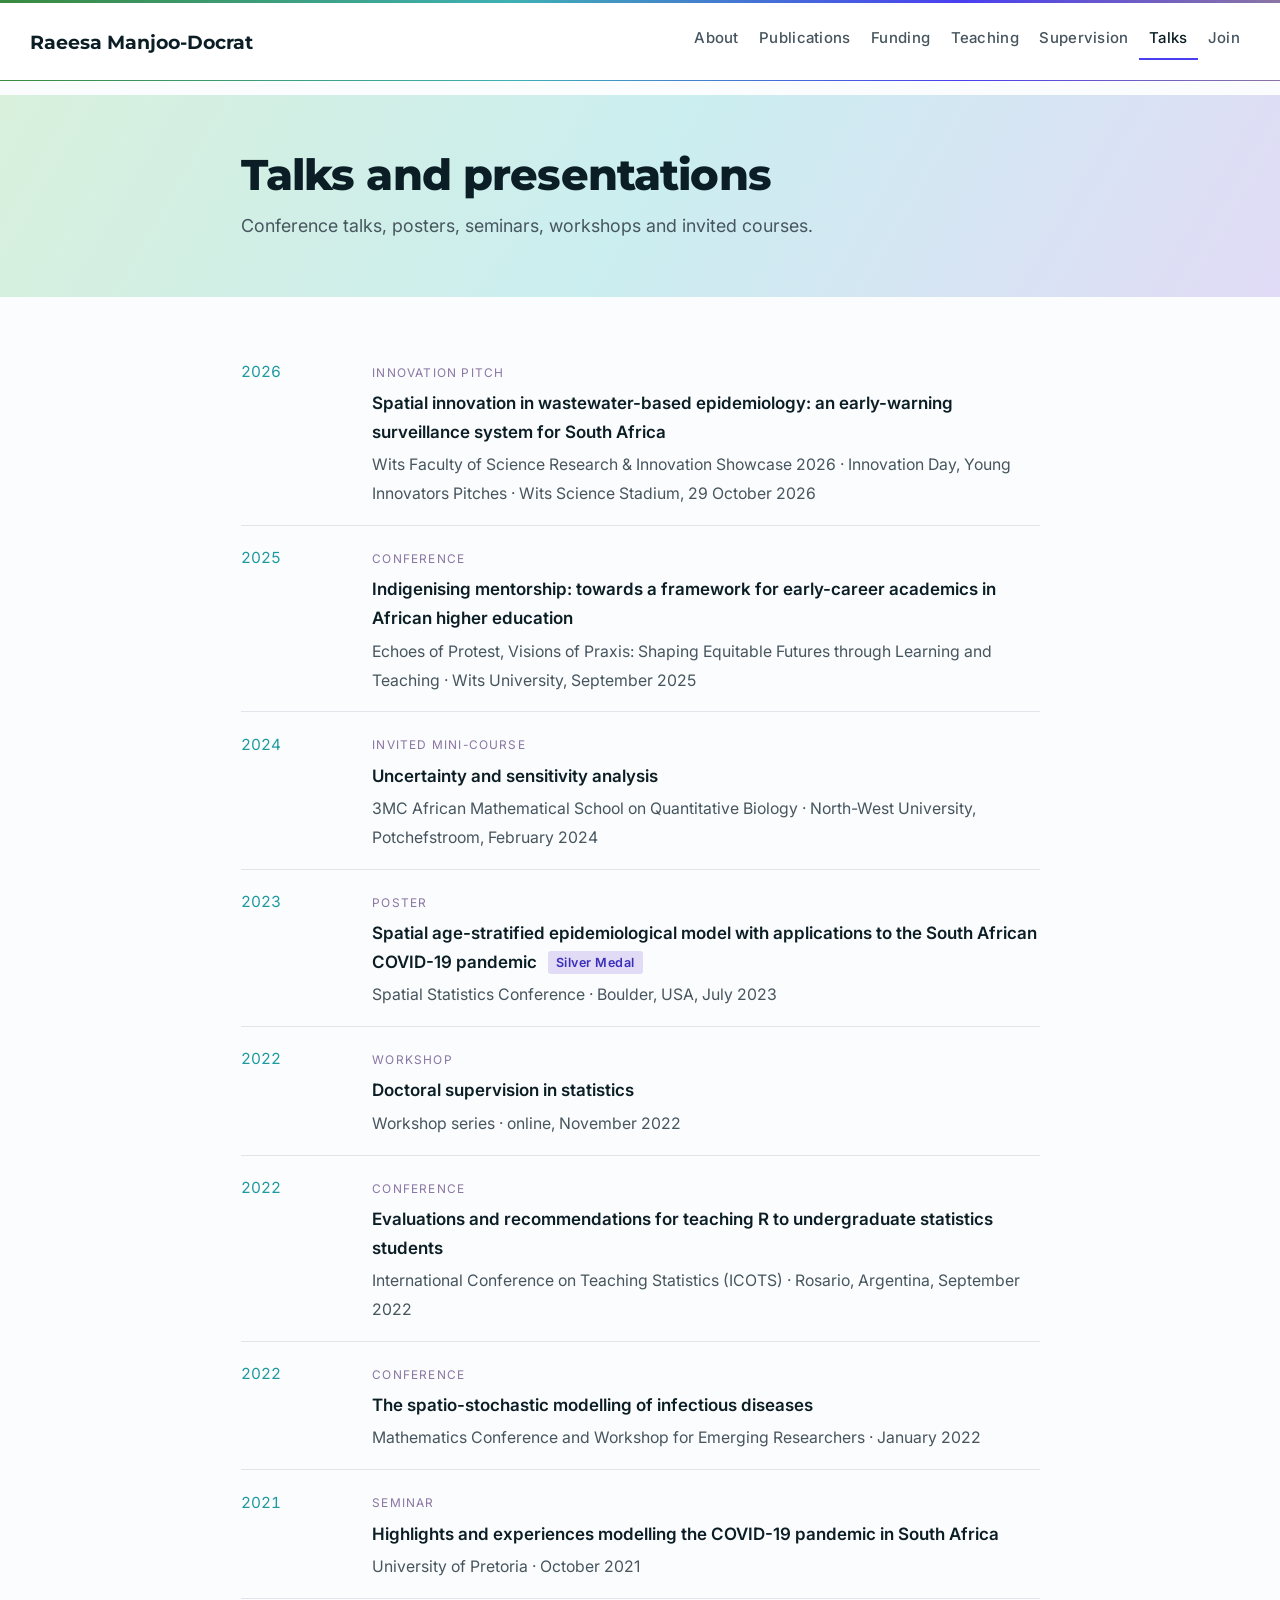
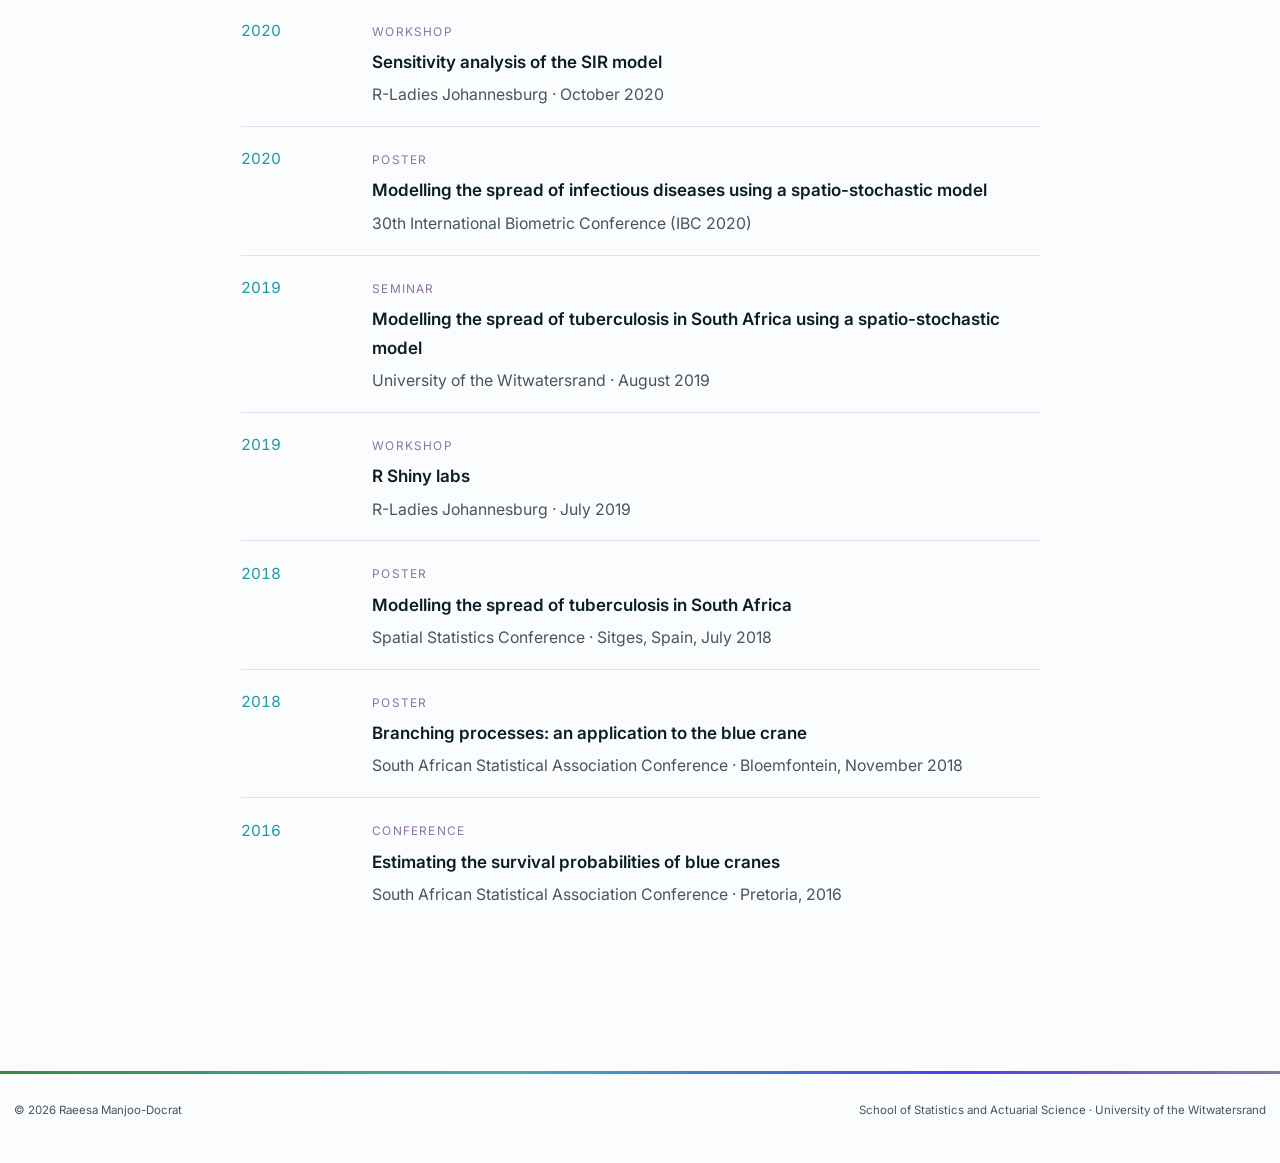
<file: talks.html>
<!DOCTYPE html>
<html xmlns="http://www.w3.org/1999/xhtml" lang="en" xml:lang="en"><head>

<meta charset="utf-8">
<meta name="generator" content="quarto-1.9.36">

<meta name="viewport" content="width=device-width, initial-scale=1.0, user-scalable=yes">

<meta name="description" content="Conference talks, posters, seminars and workshops by Dr Raeesa Manjoo-Docrat.">

<title>Talks and presentations – Dr Raeesa Manjoo-Docrat · Statistics, Wits</title>
<style>
/* Default styles provided by pandoc.
** See https://pandoc.org/MANUAL.html#variables-for-html for config info.
*/
code{white-space: pre-wrap;}
span.smallcaps{font-variant: small-caps;}
div.columns{display: flex; gap: min(4vw, 1.5em);}
div.column{flex: auto; overflow-x: auto;}
div.hanging-indent{margin-left: 1.5em; text-indent: -1.5em;}
ul.task-list{list-style: none;}
ul.task-list li input[type="checkbox"] {
  width: 0.8em;
  margin: 0 0.8em 0.2em -1em; /* quarto-specific, see https://github.com/quarto-dev/quarto-cli/issues/4556 */ 
  vertical-align: middle;
}
</style>


<script src="site_libs/quarto-nav/quarto-nav.js"></script>
<script src="site_libs/quarto-nav/headroom.min.js"></script>
<script src="site_libs/clipboard/clipboard.min.js"></script>
<script src="site_libs/quarto-html/quarto.js" type="module"></script>
<script src="site_libs/quarto-html/tabsets/tabsets.js" type="module"></script>
<script src="site_libs/quarto-html/popper.min.js"></script>
<script src="site_libs/quarto-html/tippy.umd.min.js"></script>
<link href="site_libs/quarto-html/tippy.css" rel="stylesheet">
<link href="site_libs/quarto-html/quarto-syntax-highlighting-845c23b38eaddc0f92fda52bfe77a8c8.css" rel="stylesheet" id="quarto-text-highlighting-styles">
<script src="site_libs/bootstrap/bootstrap.min.js"></script>
<link href="site_libs/bootstrap/bootstrap-icons.css" rel="stylesheet">
<link href="site_libs/bootstrap/bootstrap-ca7b0fd8fbaae27facfbcf0bcfdbfd4e.min.css" rel="stylesheet" append-hash="true" id="quarto-bootstrap" data-mode="light">
<script id="quarto-search-options" type="application/json">{
  "language": {
    "search-no-results-text": "No results",
    "search-matching-documents-text": "matching documents",
    "search-copy-link-title": "Copy link to search",
    "search-hide-matches-text": "Hide additional matches",
    "search-more-match-text": "more match in this document",
    "search-more-matches-text": "more matches in this document",
    "search-clear-button-title": "Clear",
    "search-text-placeholder": "",
    "search-detached-cancel-button-title": "Cancel",
    "search-submit-button-title": "Submit",
    "search-label": "Search"
  }
}</script>
<style>html{ scroll-behavior: smooth; }</style>


<meta property="og:title" content="Talks and presentations – Dr Raeesa Manjoo-Docrat · Statistics, Wits">
<meta property="og:description" content="Conference talks, posters, seminars and workshops by Dr Raeesa Manjoo-Docrat.">
<meta property="og:image" content="https://raymandoc.github.io/raeesa-website/raeesa-card.jpg">
<meta property="og:site_name" content="Dr Raeesa Manjoo-Docrat · Statistics, Wits">
<meta name="twitter:title" content="Talks and presentations – Dr Raeesa Manjoo-Docrat · Statistics, Wits">
<meta name="twitter:description" content="Conference talks, posters, seminars and workshops by Dr Raeesa Manjoo-Docrat.">
<meta name="twitter:image" content="https://raymandoc.github.io/raeesa-website/raeesa-card.jpg">
<meta name="twitter:card" content="summary_large_image">
</head>

<body class="nav-fixed fullcontent quarto-light">

<div id="quarto-search-results"></div>
  <header id="quarto-header" class="headroom fixed-top">
    <nav class="navbar navbar-expand-lg " data-bs-theme="dark">
      <div class="navbar-container container-fluid">
      <div class="navbar-brand-container mx-auto">
    <a class="navbar-brand" href="./index.html">
    <span class="navbar-title">Raeesa Manjoo-Docrat</span>
    </a>
  </div>
          <button class="navbar-toggler" type="button" data-bs-toggle="collapse" data-bs-target="#navbarCollapse" aria-controls="navbarCollapse" role="menu" aria-expanded="false" aria-label="Toggle navigation" onclick="if (window.quartoToggleHeadroom) { window.quartoToggleHeadroom(); }">
  <span class="navbar-toggler-icon"></span>
</button>
          <div class="collapse navbar-collapse" id="navbarCollapse">
            <ul class="navbar-nav navbar-nav-scroll ms-auto">
  <li class="nav-item">
    <a class="nav-link" href="./index.html"> 
<span class="menu-text">About</span></a>
  </li>  
  <li class="nav-item">
    <a class="nav-link" href="./publications.html"> 
<span class="menu-text">Publications</span></a>
  </li>  
  <li class="nav-item">
    <a class="nav-link" href="./funding.html"> 
<span class="menu-text">Funding</span></a>
  </li>  
  <li class="nav-item">
    <a class="nav-link" href="./teaching.html"> 
<span class="menu-text">Teaching</span></a>
  </li>  
  <li class="nav-item">
    <a class="nav-link" href="./supervision.html"> 
<span class="menu-text">Supervision</span></a>
  </li>  
  <li class="nav-item">
    <a class="nav-link active" href="./talks.html" aria-current="page"> 
<span class="menu-text">Talks</span></a>
  </li>  
  <li class="nav-item">
    <a class="nav-link" href="./join.html"> 
<span class="menu-text">Join</span></a>
  </li>  
</ul>
          </div> <!-- /navcollapse -->
            <div class="quarto-navbar-tools">
</div>
      </div> <!-- /container-fluid -->
    </nav>
</header>
<!-- content -->
<div id="quarto-content" class="quarto-container page-columns page-rows-contents page-layout-article page-navbar">
<!-- sidebar -->
<!-- margin-sidebar -->
    
<!-- main -->
<main class="content" id="quarto-document-content">

<header id="title-block-header" class="quarto-title-block default">
<div class="quarto-title">
<h1 class="title">Talks and presentations</h1>
<p class="subtitle lead">Conference talks, posters, seminars, workshops and invited courses.</p>
</div>

<div>
  <div class="description">
    Conference talks, posters, seminars and workshops by Dr Raeesa Manjoo-Docrat.
  </div>
</div>


<div class="quarto-title-meta">

    
  
    
  </div>
  


</header>


<div class="entries">
<div class="entry">
<p><span class="when">2026</span></p>
<div class="what">
<p><span class="kind">Innovation pitch</span></p>
<p><strong>Spatial innovation in wastewater-based epidemiology: an early-warning surveillance system for South Africa</strong></p>
<p><span class="meta">Wits Faculty of Science Research &amp; Innovation Showcase 2026 · Innovation Day, Young Innovators Pitches · Wits Science Stadium, 29 October 2026</span></p>
</div>
</div>
<div class="entry">
<p><span class="when">2025</span></p>
<div class="what">
<p><span class="kind">Conference</span></p>
<p><strong>Indigenising mentorship: towards a framework for early-career academics in African higher education</strong></p>
<p><span class="meta">Echoes of Protest, Visions of Praxis: Shaping Equitable Futures through Learning and Teaching · Wits University, September 2025</span></p>
</div>
</div>
<div class="entry">
<p><span class="when">2024</span></p>
<div class="what">
<p><span class="kind">Invited mini-course</span></p>
<p><strong>Uncertainty and sensitivity analysis</strong></p>
<p><span class="meta">3MC African Mathematical School on Quantitative Biology · North-West University, Potchefstroom, February 2024</span></p>
</div>
</div>
<div class="entry">
<p><span class="when">2023</span></p>
<div class="what">
<p><span class="kind">Poster</span></p>
<p><strong>Spatial age-stratified epidemiological model with applications to the South African COVID-19 pandemic</strong> <span class="note">Silver Medal</span></p>
<p><span class="meta">Spatial Statistics Conference · Boulder, USA, July 2023</span></p>
</div>
</div>
<div class="entry">
<p><span class="when">2022</span></p>
<div class="what">
<p><span class="kind">Workshop</span></p>
<p><strong>Doctoral supervision in statistics</strong></p>
<p><span class="meta">Workshop series · online, November 2022</span></p>
</div>
</div>
<div class="entry">
<p><span class="when">2022</span></p>
<div class="what">
<p><span class="kind">Conference</span></p>
<p><strong>Evaluations and recommendations for teaching R to undergraduate statistics students</strong></p>
<p><span class="meta">International Conference on Teaching Statistics (ICOTS) · Rosario, Argentina, September 2022</span></p>
</div>
</div>
<div class="entry">
<p><span class="when">2022</span></p>
<div class="what">
<p><span class="kind">Conference</span></p>
<p><strong>The spatio-stochastic modelling of infectious diseases</strong></p>
<p><span class="meta">Mathematics Conference and Workshop for Emerging Researchers · January 2022</span></p>
</div>
</div>
<div class="entry">
<p><span class="when">2021</span></p>
<div class="what">
<p><span class="kind">Seminar</span></p>
<p><strong>Highlights and experiences modelling the COVID-19 pandemic in South Africa</strong></p>
<p><span class="meta">University of Pretoria · October 2021</span></p>
</div>
</div>
<div class="entry">
<p><span class="when">2020</span></p>
<div class="what">
<p><span class="kind">Workshop</span></p>
<p><strong>Sensitivity analysis of the SIR model</strong></p>
<p><span class="meta">R-Ladies Johannesburg · October 2020</span></p>
</div>
</div>
<div class="entry">
<p><span class="when">2020</span></p>
<div class="what">
<p><span class="kind">Poster</span></p>
<p><strong>Modelling the spread of infectious diseases using a spatio-stochastic model</strong></p>
<p><span class="meta">30th International Biometric Conference (IBC 2020)</span></p>
</div>
</div>
<div class="entry">
<p><span class="when">2019</span></p>
<div class="what">
<p><span class="kind">Seminar</span></p>
<p><strong>Modelling the spread of tuberculosis in South Africa using a spatio-stochastic model</strong></p>
<p><span class="meta">University of the Witwatersrand · August 2019</span></p>
</div>
</div>
<div class="entry">
<p><span class="when">2019</span></p>
<div class="what">
<p><span class="kind">Workshop</span></p>
<p><strong>R Shiny labs</strong></p>
<p><span class="meta">R-Ladies Johannesburg · July 2019</span></p>
</div>
</div>
<div class="entry">
<p><span class="when">2018</span></p>
<div class="what">
<p><span class="kind">Poster</span></p>
<p><strong>Modelling the spread of tuberculosis in South Africa</strong></p>
<p><span class="meta">Spatial Statistics Conference · Sitges, Spain, July 2018</span></p>
</div>
</div>
<div class="entry">
<p><span class="when">2018</span></p>
<div class="what">
<p><span class="kind">Poster</span></p>
<p><strong>Branching processes: an application to the blue crane</strong></p>
<p><span class="meta">South African Statistical Association Conference · Bloemfontein, November 2018</span></p>
</div>
</div>
<div class="entry">
<p><span class="when">2016</span></p>
<div class="what">
<p><span class="kind">Conference</span></p>
<p><strong>Estimating the survival probabilities of blue cranes</strong></p>
<p><span class="meta">South African Statistical Association Conference · Pretoria, 2016</span></p>
</div>
</div>
</div>



</main> <!-- /main -->
<script id="quarto-html-after-body" type="application/javascript">
  window.document.addEventListener("DOMContentLoaded", function (event) {
    const isCodeAnnotation = (el) => {
      for (const clz of el.classList) {
        if (clz.startsWith('code-annotation-')) {                     
          return true;
        }
      }
      return false;
    }
    const onCopySuccess = function(e) {
      // button target
      const button = e.trigger;
      // don't keep focus
      button.blur();
      // flash "checked"
      button.classList.add('code-copy-button-checked');
      var currentTitle = button.getAttribute("title");
      button.setAttribute("title", "Copied!");
      let tooltip;
      if (window.bootstrap) {
        button.setAttribute("data-bs-toggle", "tooltip");
        button.setAttribute("data-bs-placement", "left");
        button.setAttribute("data-bs-title", "Copied!");
        tooltip = new bootstrap.Tooltip(button, 
          { trigger: "manual", 
            customClass: "code-copy-button-tooltip",
            offset: [0, -8]});
        tooltip.show();    
      }
      setTimeout(function() {
        if (tooltip) {
          tooltip.hide();
          button.removeAttribute("data-bs-title");
          button.removeAttribute("data-bs-toggle");
          button.removeAttribute("data-bs-placement");
        }
        button.setAttribute("title", currentTitle);
        button.classList.remove('code-copy-button-checked');
      }, 1000);
      // clear code selection
      e.clearSelection();
    }
    const getTextToCopy = function(trigger) {
      const outerScaffold = trigger.parentElement.cloneNode(true);
      const codeEl = outerScaffold.querySelector('code');
      for (const childEl of codeEl.children) {
        if (isCodeAnnotation(childEl)) {
          childEl.remove();
        }
      }
      return codeEl.innerText;
    }
    const clipboard = new window.ClipboardJS('.code-copy-button:not([data-in-quarto-modal])', {
      text: getTextToCopy
    });
    clipboard.on('success', onCopySuccess);
    if (window.document.getElementById('quarto-embedded-source-code-modal')) {
      const clipboardModal = new window.ClipboardJS('.code-copy-button[data-in-quarto-modal]', {
        text: getTextToCopy,
        container: window.document.getElementById('quarto-embedded-source-code-modal')
      });
      clipboardModal.on('success', onCopySuccess);
    }
      var localhostRegex = new RegExp(/^(?:http|https):\/\/localhost\:?[0-9]*\//);
      var mailtoRegex = new RegExp(/^mailto:/);
        var filterRegex = new RegExp("https:\/\/raymandoc\.github\.io\/raeesa-website\/");
      var isInternal = (href) => {
          return filterRegex.test(href) || localhostRegex.test(href) || mailtoRegex.test(href);
      }
      // Inspect non-navigation links and adorn them if external
     var links = window.document.querySelectorAll('a[href]:not(.nav-link):not(.navbar-brand):not(.toc-action):not(.sidebar-link):not(.sidebar-item-toggle):not(.pagination-link):not(.no-external):not([aria-hidden]):not(.dropdown-item):not(.quarto-navigation-tool):not(.about-link)');
      for (var i=0; i<links.length; i++) {
        const link = links[i];
        if (!isInternal(link.href)) {
          // undo the damage that might have been done by quarto-nav.js in the case of
          // links that we want to consider external
          if (link.dataset.originalHref !== undefined) {
            link.href = link.dataset.originalHref;
          }
        }
      }
    function tippyHover(el, contentFn, onTriggerFn, onUntriggerFn) {
      const config = {
        allowHTML: true,
        maxWidth: 500,
        delay: 100,
        arrow: false,
        appendTo: function(el) {
            return el.parentElement;
        },
        interactive: true,
        interactiveBorder: 10,
        theme: 'quarto',
        placement: 'bottom-start',
      };
      if (contentFn) {
        config.content = contentFn;
      }
      if (onTriggerFn) {
        config.onTrigger = onTriggerFn;
      }
      if (onUntriggerFn) {
        config.onUntrigger = onUntriggerFn;
      }
      window.tippy(el, config); 
    }
    const noterefs = window.document.querySelectorAll('a[role="doc-noteref"]');
    for (var i=0; i<noterefs.length; i++) {
      const ref = noterefs[i];
      tippyHover(ref, function() {
        // use id or data attribute instead here
        let href = ref.getAttribute('data-footnote-href') || ref.getAttribute('href');
        try { href = new URL(href).hash; } catch {}
        const id = href.replace(/^#\/?/, "");
        const note = window.document.getElementById(id);
        if (note) {
          return note.innerHTML;
        } else {
          return "";
        }
      });
    }
    const xrefs = window.document.querySelectorAll('a.quarto-xref');
    const processXRef = (id, note) => {
      // Strip column container classes
      const stripColumnClz = (el) => {
        el.classList.remove("page-full", "page-columns");
        if (el.children) {
          for (const child of el.children) {
            stripColumnClz(child);
          }
        }
      }
      stripColumnClz(note)
      if (id === null || id.startsWith('sec-')) {
        // Special case sections, only their first couple elements
        const container = document.createElement("div");
        if (note.children && note.children.length > 2) {
          container.appendChild(note.children[0].cloneNode(true));
          for (let i = 1; i < note.children.length; i++) {
            const child = note.children[i];
            if (child.tagName === "P" && child.innerText === "") {
              continue;
            } else {
              container.appendChild(child.cloneNode(true));
              break;
            }
          }
          if (window.Quarto?.typesetMath) {
            window.Quarto.typesetMath(container);
          }
          return container.innerHTML
        } else {
          if (window.Quarto?.typesetMath) {
            window.Quarto.typesetMath(note);
          }
          return note.innerHTML;
        }
      } else {
        // Remove any anchor links if they are present
        const anchorLink = note.querySelector('a.anchorjs-link');
        if (anchorLink) {
          anchorLink.remove();
        }
        if (window.Quarto?.typesetMath) {
          window.Quarto.typesetMath(note);
        }
        if (note.classList.contains("callout")) {
          return note.outerHTML;
        } else {
          return note.innerHTML;
        }
      }
    }
    for (var i=0; i<xrefs.length; i++) {
      const xref = xrefs[i];
      tippyHover(xref, undefined, function(instance) {
        instance.disable();
        let url = xref.getAttribute('href');
        let hash = undefined; 
        if (url.startsWith('#')) {
          hash = url;
        } else {
          try { hash = new URL(url).hash; } catch {}
        }
        if (hash) {
          const id = hash.replace(/^#\/?/, "");
          const note = window.document.getElementById(id);
          if (note !== null) {
            try {
              const html = processXRef(id, note.cloneNode(true));
              instance.setContent(html);
            } finally {
              instance.enable();
              instance.show();
            }
          } else {
            // See if we can fetch this
            fetch(url.split('#')[0])
            .then(res => res.text())
            .then(html => {
              const parser = new DOMParser();
              const htmlDoc = parser.parseFromString(html, "text/html");
              const note = htmlDoc.getElementById(id);
              if (note !== null) {
                const html = processXRef(id, note);
                instance.setContent(html);
              } 
            }).finally(() => {
              instance.enable();
              instance.show();
            });
          }
        } else {
          // See if we can fetch a full url (with no hash to target)
          // This is a special case and we should probably do some content thinning / targeting
          fetch(url)
          .then(res => res.text())
          .then(html => {
            const parser = new DOMParser();
            const htmlDoc = parser.parseFromString(html, "text/html");
            const note = htmlDoc.querySelector('main.content');
            if (note !== null) {
              // This should only happen for chapter cross references
              // (since there is no id in the URL)
              // remove the first header
              if (note.children.length > 0 && note.children[0].tagName === "HEADER") {
                note.children[0].remove();
              }
              const html = processXRef(null, note);
              instance.setContent(html);
            } 
          }).finally(() => {
            instance.enable();
            instance.show();
          });
        }
      }, function(instance) {
      });
    }
        let selectedAnnoteEl;
        const selectorForAnnotation = ( cell, annotation) => {
          let cellAttr = 'data-code-cell="' + cell + '"';
          let lineAttr = 'data-code-annotation="' +  annotation + '"';
          const selector = 'span[' + cellAttr + '][' + lineAttr + ']';
          return selector;
        }
        const selectCodeLines = (annoteEl) => {
          const doc = window.document;
          const targetCell = annoteEl.getAttribute("data-target-cell");
          const targetAnnotation = annoteEl.getAttribute("data-target-annotation");
          const annoteSpan = window.document.querySelector(selectorForAnnotation(targetCell, targetAnnotation));
          const lines = annoteSpan.getAttribute("data-code-lines").split(",");
          const lineIds = lines.map((line) => {
            return targetCell + "-" + line;
          })
          let top = null;
          let height = null;
          let parent = null;
          if (lineIds.length > 0) {
              //compute the position of the single el (top and bottom and make a div)
              const el = window.document.getElementById(lineIds[0]);
              top = el.offsetTop;
              height = el.offsetHeight;
              parent = el.parentElement.parentElement;
            if (lineIds.length > 1) {
              const lastEl = window.document.getElementById(lineIds[lineIds.length - 1]);
              const bottom = lastEl.offsetTop + lastEl.offsetHeight;
              height = bottom - top;
            }
            if (top !== null && height !== null && parent !== null) {
              // cook up a div (if necessary) and position it 
              let div = window.document.getElementById("code-annotation-line-highlight");
              if (div === null) {
                div = window.document.createElement("div");
                div.setAttribute("id", "code-annotation-line-highlight");
                div.style.position = 'absolute';
                parent.appendChild(div);
              }
              div.style.top = top - 2 + "px";
              div.style.height = height + 4 + "px";
              div.style.left = 0;
              let gutterDiv = window.document.getElementById("code-annotation-line-highlight-gutter");
              if (gutterDiv === null) {
                gutterDiv = window.document.createElement("div");
                gutterDiv.setAttribute("id", "code-annotation-line-highlight-gutter");
                gutterDiv.style.position = 'absolute';
                const codeCell = window.document.getElementById(targetCell);
                const gutter = codeCell.querySelector('.code-annotation-gutter');
                gutter.appendChild(gutterDiv);
              }
              gutterDiv.style.top = top - 2 + "px";
              gutterDiv.style.height = height + 4 + "px";
            }
            selectedAnnoteEl = annoteEl;
          }
        };
        const unselectCodeLines = () => {
          const elementsIds = ["code-annotation-line-highlight", "code-annotation-line-highlight-gutter"];
          elementsIds.forEach((elId) => {
            const div = window.document.getElementById(elId);
            if (div) {
              div.remove();
            }
          });
          selectedAnnoteEl = undefined;
        };
          // Handle positioning of the toggle
      window.addEventListener(
        "resize",
        throttle(() => {
          elRect = undefined;
          if (selectedAnnoteEl) {
            selectCodeLines(selectedAnnoteEl);
          }
        }, 10)
      );
      function throttle(fn, ms) {
      let throttle = false;
      let timer;
        return (...args) => {
          if(!throttle) { // first call gets through
              fn.apply(this, args);
              throttle = true;
          } else { // all the others get throttled
              if(timer) clearTimeout(timer); // cancel #2
              timer = setTimeout(() => {
                fn.apply(this, args);
                timer = throttle = false;
              }, ms);
          }
        };
      }
        // Attach click handler to the DT
        const annoteDls = window.document.querySelectorAll('dt[data-target-cell]');
        for (const annoteDlNode of annoteDls) {
          annoteDlNode.addEventListener('click', (event) => {
            const clickedEl = event.target;
            if (clickedEl !== selectedAnnoteEl) {
              unselectCodeLines();
              const activeEl = window.document.querySelector('dt[data-target-cell].code-annotation-active');
              if (activeEl) {
                activeEl.classList.remove('code-annotation-active');
              }
              selectCodeLines(clickedEl);
              clickedEl.classList.add('code-annotation-active');
            } else {
              // Unselect the line
              unselectCodeLines();
              clickedEl.classList.remove('code-annotation-active');
            }
          });
        }
    const findCites = (el) => {
      const parentEl = el.parentElement;
      if (parentEl) {
        const cites = parentEl.dataset.cites;
        if (cites) {
          return {
            el,
            cites: cites.split(' ')
          };
        } else {
          return findCites(el.parentElement)
        }
      } else {
        return undefined;
      }
    };
    var bibliorefs = window.document.querySelectorAll('a[role="doc-biblioref"]');
    for (var i=0; i<bibliorefs.length; i++) {
      const ref = bibliorefs[i];
      const citeInfo = findCites(ref);
      if (citeInfo) {
        tippyHover(citeInfo.el, function() {
          var popup = window.document.createElement('div');
          citeInfo.cites.forEach(function(cite) {
            var citeDiv = window.document.createElement('div');
            citeDiv.classList.add('hanging-indent');
            citeDiv.classList.add('csl-entry');
            var biblioDiv = window.document.getElementById('ref-' + cite);
            if (biblioDiv) {
              citeDiv.innerHTML = biblioDiv.innerHTML;
            }
            popup.appendChild(citeDiv);
          });
          return popup.innerHTML;
        });
      }
    }
  });
  </script>
</div> <!-- /content -->
<footer class="footer">
  <div class="nav-footer">
    <div class="nav-footer-left">
<p>© 2026 Raeesa Manjoo-Docrat</p>
</div>   
    <div class="nav-footer-center">
      &nbsp;
    </div>
    <div class="nav-footer-right">
<p>School of Statistics and Actuarial Science · University of the Witwatersrand</p>
</div>
  </div>
</footer>




<script src="site_libs/quarto-html/zenscroll-min.js"></script>
</body></html>
</file>
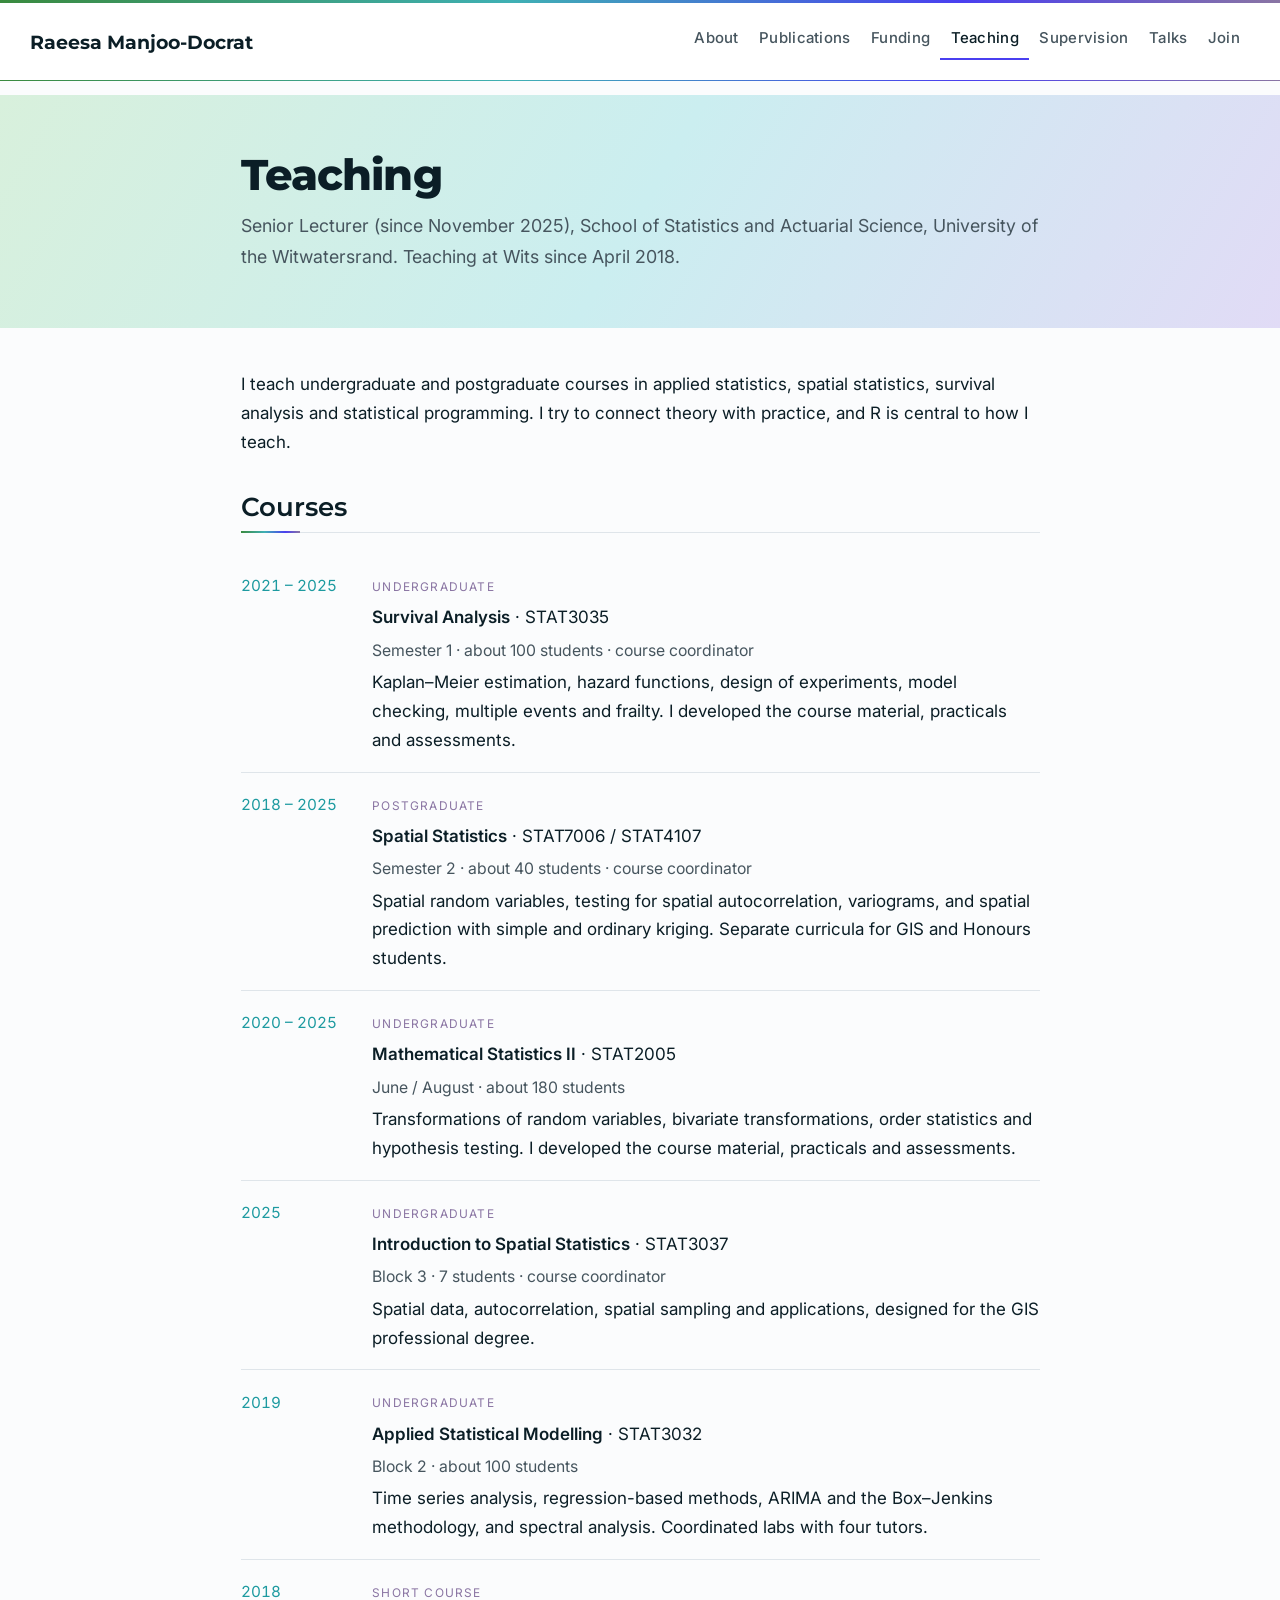
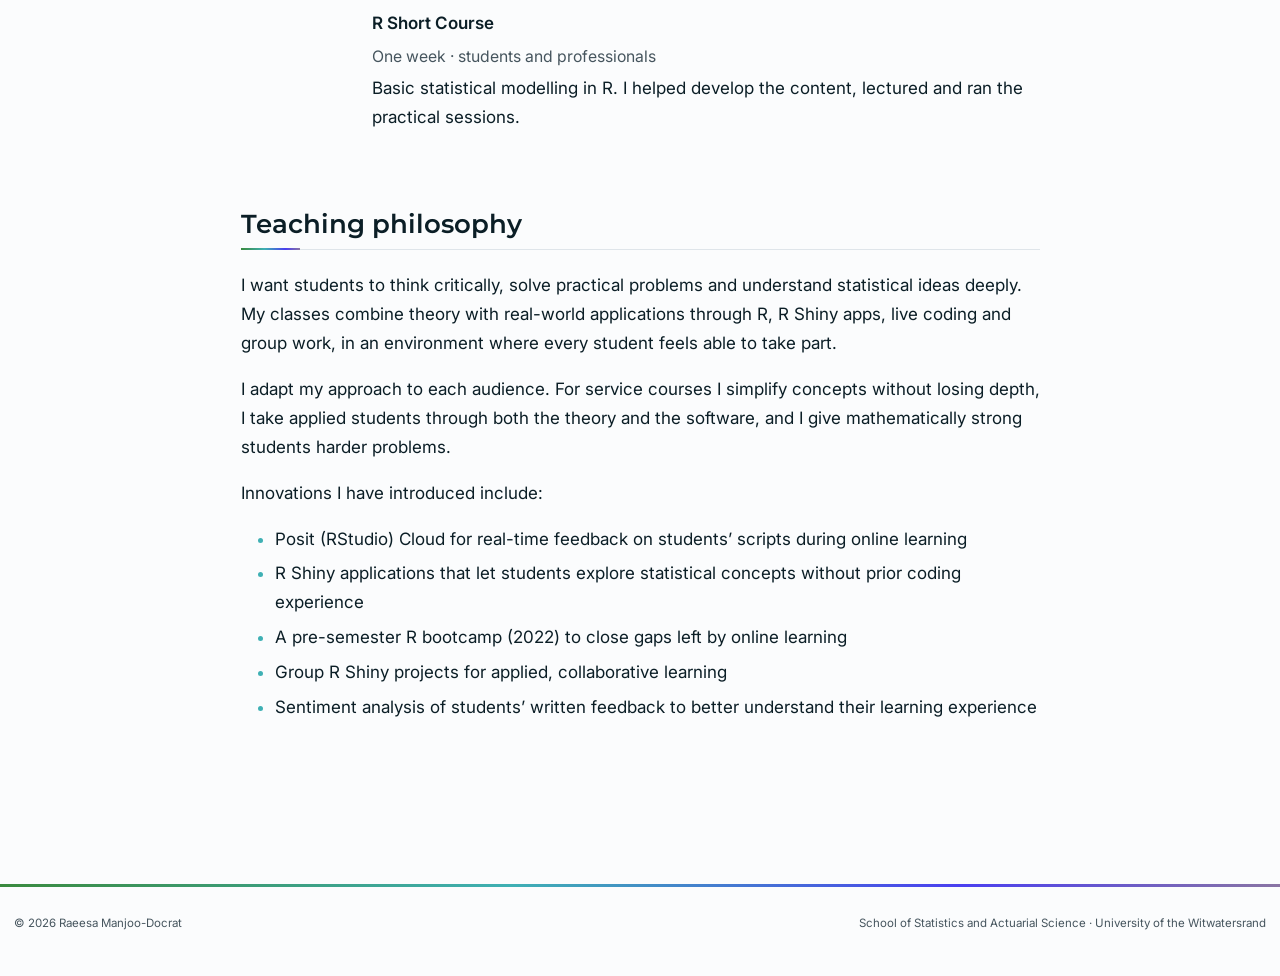
<file: teaching.html>
<!DOCTYPE html>
<html xmlns="http://www.w3.org/1999/xhtml" lang="en" xml:lang="en"><head>

<meta charset="utf-8">
<meta name="generator" content="quarto-1.9.36">

<meta name="viewport" content="width=device-width, initial-scale=1.0, user-scalable=yes">

<meta name="description" content="Statistics courses taught by Dr Raeesa Manjoo-Docrat at the University of the Witwatersrand, including survival analysis and spatial statistics.">

<title>Teaching – Dr Raeesa Manjoo-Docrat · Statistics, Wits</title>
<style>
/* Default styles provided by pandoc.
** See https://pandoc.org/MANUAL.html#variables-for-html for config info.
*/
code{white-space: pre-wrap;}
span.smallcaps{font-variant: small-caps;}
div.columns{display: flex; gap: min(4vw, 1.5em);}
div.column{flex: auto; overflow-x: auto;}
div.hanging-indent{margin-left: 1.5em; text-indent: -1.5em;}
ul.task-list{list-style: none;}
ul.task-list li input[type="checkbox"] {
  width: 0.8em;
  margin: 0 0.8em 0.2em -1em; /* quarto-specific, see https://github.com/quarto-dev/quarto-cli/issues/4556 */ 
  vertical-align: middle;
}
</style>


<script src="site_libs/quarto-nav/quarto-nav.js"></script>
<script src="site_libs/quarto-nav/headroom.min.js"></script>
<script src="site_libs/clipboard/clipboard.min.js"></script>
<script src="site_libs/quarto-html/quarto.js" type="module"></script>
<script src="site_libs/quarto-html/tabsets/tabsets.js" type="module"></script>
<script src="site_libs/quarto-html/popper.min.js"></script>
<script src="site_libs/quarto-html/tippy.umd.min.js"></script>
<link href="site_libs/quarto-html/tippy.css" rel="stylesheet">
<link href="site_libs/quarto-html/quarto-syntax-highlighting-845c23b38eaddc0f92fda52bfe77a8c8.css" rel="stylesheet" id="quarto-text-highlighting-styles">
<script src="site_libs/bootstrap/bootstrap.min.js"></script>
<link href="site_libs/bootstrap/bootstrap-icons.css" rel="stylesheet">
<link href="site_libs/bootstrap/bootstrap-ca7b0fd8fbaae27facfbcf0bcfdbfd4e.min.css" rel="stylesheet" append-hash="true" id="quarto-bootstrap" data-mode="light">
<script id="quarto-search-options" type="application/json">{
  "language": {
    "search-no-results-text": "No results",
    "search-matching-documents-text": "matching documents",
    "search-copy-link-title": "Copy link to search",
    "search-hide-matches-text": "Hide additional matches",
    "search-more-match-text": "more match in this document",
    "search-more-matches-text": "more matches in this document",
    "search-clear-button-title": "Clear",
    "search-text-placeholder": "",
    "search-detached-cancel-button-title": "Cancel",
    "search-submit-button-title": "Submit",
    "search-label": "Search"
  }
}</script>
<style>html{ scroll-behavior: smooth; }</style>


<meta property="og:title" content="Teaching – Dr Raeesa Manjoo-Docrat · Statistics, Wits">
<meta property="og:description" content="Statistics courses taught by Dr Raeesa Manjoo-Docrat at the University of the Witwatersrand, including survival analysis and spatial statistics.">
<meta property="og:image" content="https://raymandoc.github.io/raeesa-website/raeesa-card.jpg">
<meta property="og:site_name" content="Dr Raeesa Manjoo-Docrat · Statistics, Wits">
<meta name="twitter:title" content="Teaching – Dr Raeesa Manjoo-Docrat · Statistics, Wits">
<meta name="twitter:description" content="Statistics courses taught by Dr Raeesa Manjoo-Docrat at the University of the Witwatersrand, including survival analysis and spatial statistics.">
<meta name="twitter:image" content="https://raymandoc.github.io/raeesa-website/raeesa-card.jpg">
<meta name="twitter:card" content="summary_large_image">
</head>

<body class="nav-fixed fullcontent quarto-light">

<div id="quarto-search-results"></div>
  <header id="quarto-header" class="headroom fixed-top">
    <nav class="navbar navbar-expand-lg " data-bs-theme="dark">
      <div class="navbar-container container-fluid">
      <div class="navbar-brand-container mx-auto">
    <a class="navbar-brand" href="./index.html">
    <span class="navbar-title">Raeesa Manjoo-Docrat</span>
    </a>
  </div>
          <button class="navbar-toggler" type="button" data-bs-toggle="collapse" data-bs-target="#navbarCollapse" aria-controls="navbarCollapse" role="menu" aria-expanded="false" aria-label="Toggle navigation" onclick="if (window.quartoToggleHeadroom) { window.quartoToggleHeadroom(); }">
  <span class="navbar-toggler-icon"></span>
</button>
          <div class="collapse navbar-collapse" id="navbarCollapse">
            <ul class="navbar-nav navbar-nav-scroll ms-auto">
  <li class="nav-item">
    <a class="nav-link" href="./index.html"> 
<span class="menu-text">About</span></a>
  </li>  
  <li class="nav-item">
    <a class="nav-link" href="./publications.html"> 
<span class="menu-text">Publications</span></a>
  </li>  
  <li class="nav-item">
    <a class="nav-link" href="./funding.html"> 
<span class="menu-text">Funding</span></a>
  </li>  
  <li class="nav-item">
    <a class="nav-link active" href="./teaching.html" aria-current="page"> 
<span class="menu-text">Teaching</span></a>
  </li>  
  <li class="nav-item">
    <a class="nav-link" href="./supervision.html"> 
<span class="menu-text">Supervision</span></a>
  </li>  
  <li class="nav-item">
    <a class="nav-link" href="./talks.html"> 
<span class="menu-text">Talks</span></a>
  </li>  
  <li class="nav-item">
    <a class="nav-link" href="./join.html"> 
<span class="menu-text">Join</span></a>
  </li>  
</ul>
          </div> <!-- /navcollapse -->
            <div class="quarto-navbar-tools">
</div>
      </div> <!-- /container-fluid -->
    </nav>
</header>
<!-- content -->
<div id="quarto-content" class="quarto-container page-columns page-rows-contents page-layout-article page-navbar">
<!-- sidebar -->
<!-- margin-sidebar -->
    
<!-- main -->
<main class="content" id="quarto-document-content">

<header id="title-block-header" class="quarto-title-block default">
<div class="quarto-title">
<h1 class="title">Teaching</h1>
<p class="subtitle lead">Senior Lecturer (since November 2025), School of Statistics and Actuarial Science, University of the Witwatersrand. Teaching at Wits since April 2018.</p>
</div>

<div>
  <div class="description">
    Statistics courses taught by Dr Raeesa Manjoo-Docrat at the University of the Witwatersrand, including survival analysis and spatial statistics.
  </div>
</div>


<div class="quarto-title-meta">

    
  
    
  </div>
  


</header>


<p>I teach undergraduate and postgraduate courses in applied statistics, spatial statistics, survival analysis and statistical programming. I try to connect theory with practice, and R is central to how I teach.</p>
<section id="courses" class="level2">
<h2 data-anchor-id="courses">Courses</h2>
<div class="entries">
<div class="entry">
<p><span class="when">2021 – 2025</span></p>
<div class="what">
<p><span class="kind">Undergraduate</span></p>
<p><strong>Survival Analysis</strong> · STAT3035</p>
<p><span class="meta">Semester 1 · about 100 students · course coordinator</span></p>
<p>Kaplan–Meier estimation, hazard functions, design of experiments, model checking, multiple events and frailty. I developed the course material, practicals and assessments.</p>
</div>
</div>
<div class="entry">
<p><span class="when">2018 – 2025</span></p>
<div class="what">
<p><span class="kind">Postgraduate</span></p>
<p><strong>Spatial Statistics</strong> · STAT7006 / STAT4107</p>
<p><span class="meta">Semester 2 · about 40 students · course coordinator</span></p>
<p>Spatial random variables, testing for spatial autocorrelation, variograms, and spatial prediction with simple and ordinary kriging. Separate curricula for GIS and Honours students.</p>
</div>
</div>
<div class="entry">
<p><span class="when">2020 – 2025</span></p>
<div class="what">
<p><span class="kind">Undergraduate</span></p>
<p><strong>Mathematical Statistics II</strong> · STAT2005</p>
<p><span class="meta">June / August · about 180 students</span></p>
<p>Transformations of random variables, bivariate transformations, order statistics and hypothesis testing. I developed the course material, practicals and assessments.</p>
</div>
</div>
<div class="entry">
<p><span class="when">2025</span></p>
<div class="what">
<p><span class="kind">Undergraduate</span></p>
<p><strong>Introduction to Spatial Statistics</strong> · STAT3037</p>
<p><span class="meta">Block 3 · 7 students · course coordinator</span></p>
<p>Spatial data, autocorrelation, spatial sampling and applications, designed for the GIS professional degree.</p>
</div>
</div>
<div class="entry">
<p><span class="when">2019</span></p>
<div class="what">
<p><span class="kind">Undergraduate</span></p>
<p><strong>Applied Statistical Modelling</strong> · STAT3032</p>
<p><span class="meta">Block 2 · about 100 students</span></p>
<p>Time series analysis, regression-based methods, ARIMA and the Box–Jenkins methodology, and spectral analysis. Coordinated labs with four tutors.</p>
</div>
</div>
<div class="entry">
<p><span class="when">2018</span></p>
<div class="what">
<p><span class="kind">Short course</span></p>
<p><strong>R Short Course</strong></p>
<p><span class="meta">One week · students and professionals</span></p>
<p>Basic statistical modelling in R. I helped develop the content, lectured and ran the practical sessions.</p>
</div>
</div>
</div>
</section>
<section id="teaching-philosophy" class="level2">
<h2 data-anchor-id="teaching-philosophy">Teaching philosophy</h2>
<p>I want students to think critically, solve practical problems and understand statistical ideas deeply. My classes combine theory with real-world applications through R, R Shiny apps, live coding and group work, in an environment where every student feels able to take part.</p>
<p>I adapt my approach to each audience. For service courses I simplify concepts without losing depth, I take applied students through both the theory and the software, and I give mathematically strong students harder problems.</p>
<p>Innovations I have introduced include:</p>
<ul>
<li>Posit (RStudio) Cloud for real-time feedback on students’ scripts during online learning</li>
<li>R Shiny applications that let students explore statistical concepts without prior coding experience</li>
<li>A pre-semester R bootcamp (2022) to close gaps left by online learning</li>
<li>Group R Shiny projects for applied, collaborative learning</li>
<li>Sentiment analysis of students’ written feedback to better understand their learning experience</li>
</ul>


</section>

</main> <!-- /main -->
<script id="quarto-html-after-body" type="application/javascript">
  window.document.addEventListener("DOMContentLoaded", function (event) {
    const isCodeAnnotation = (el) => {
      for (const clz of el.classList) {
        if (clz.startsWith('code-annotation-')) {                     
          return true;
        }
      }
      return false;
    }
    const onCopySuccess = function(e) {
      // button target
      const button = e.trigger;
      // don't keep focus
      button.blur();
      // flash "checked"
      button.classList.add('code-copy-button-checked');
      var currentTitle = button.getAttribute("title");
      button.setAttribute("title", "Copied!");
      let tooltip;
      if (window.bootstrap) {
        button.setAttribute("data-bs-toggle", "tooltip");
        button.setAttribute("data-bs-placement", "left");
        button.setAttribute("data-bs-title", "Copied!");
        tooltip = new bootstrap.Tooltip(button, 
          { trigger: "manual", 
            customClass: "code-copy-button-tooltip",
            offset: [0, -8]});
        tooltip.show();    
      }
      setTimeout(function() {
        if (tooltip) {
          tooltip.hide();
          button.removeAttribute("data-bs-title");
          button.removeAttribute("data-bs-toggle");
          button.removeAttribute("data-bs-placement");
        }
        button.setAttribute("title", currentTitle);
        button.classList.remove('code-copy-button-checked');
      }, 1000);
      // clear code selection
      e.clearSelection();
    }
    const getTextToCopy = function(trigger) {
      const outerScaffold = trigger.parentElement.cloneNode(true);
      const codeEl = outerScaffold.querySelector('code');
      for (const childEl of codeEl.children) {
        if (isCodeAnnotation(childEl)) {
          childEl.remove();
        }
      }
      return codeEl.innerText;
    }
    const clipboard = new window.ClipboardJS('.code-copy-button:not([data-in-quarto-modal])', {
      text: getTextToCopy
    });
    clipboard.on('success', onCopySuccess);
    if (window.document.getElementById('quarto-embedded-source-code-modal')) {
      const clipboardModal = new window.ClipboardJS('.code-copy-button[data-in-quarto-modal]', {
        text: getTextToCopy,
        container: window.document.getElementById('quarto-embedded-source-code-modal')
      });
      clipboardModal.on('success', onCopySuccess);
    }
      var localhostRegex = new RegExp(/^(?:http|https):\/\/localhost\:?[0-9]*\//);
      var mailtoRegex = new RegExp(/^mailto:/);
        var filterRegex = new RegExp("https:\/\/raymandoc\.github\.io\/raeesa-website\/");
      var isInternal = (href) => {
          return filterRegex.test(href) || localhostRegex.test(href) || mailtoRegex.test(href);
      }
      // Inspect non-navigation links and adorn them if external
     var links = window.document.querySelectorAll('a[href]:not(.nav-link):not(.navbar-brand):not(.toc-action):not(.sidebar-link):not(.sidebar-item-toggle):not(.pagination-link):not(.no-external):not([aria-hidden]):not(.dropdown-item):not(.quarto-navigation-tool):not(.about-link)');
      for (var i=0; i<links.length; i++) {
        const link = links[i];
        if (!isInternal(link.href)) {
          // undo the damage that might have been done by quarto-nav.js in the case of
          // links that we want to consider external
          if (link.dataset.originalHref !== undefined) {
            link.href = link.dataset.originalHref;
          }
        }
      }
    function tippyHover(el, contentFn, onTriggerFn, onUntriggerFn) {
      const config = {
        allowHTML: true,
        maxWidth: 500,
        delay: 100,
        arrow: false,
        appendTo: function(el) {
            return el.parentElement;
        },
        interactive: true,
        interactiveBorder: 10,
        theme: 'quarto',
        placement: 'bottom-start',
      };
      if (contentFn) {
        config.content = contentFn;
      }
      if (onTriggerFn) {
        config.onTrigger = onTriggerFn;
      }
      if (onUntriggerFn) {
        config.onUntrigger = onUntriggerFn;
      }
      window.tippy(el, config); 
    }
    const noterefs = window.document.querySelectorAll('a[role="doc-noteref"]');
    for (var i=0; i<noterefs.length; i++) {
      const ref = noterefs[i];
      tippyHover(ref, function() {
        // use id or data attribute instead here
        let href = ref.getAttribute('data-footnote-href') || ref.getAttribute('href');
        try { href = new URL(href).hash; } catch {}
        const id = href.replace(/^#\/?/, "");
        const note = window.document.getElementById(id);
        if (note) {
          return note.innerHTML;
        } else {
          return "";
        }
      });
    }
    const xrefs = window.document.querySelectorAll('a.quarto-xref');
    const processXRef = (id, note) => {
      // Strip column container classes
      const stripColumnClz = (el) => {
        el.classList.remove("page-full", "page-columns");
        if (el.children) {
          for (const child of el.children) {
            stripColumnClz(child);
          }
        }
      }
      stripColumnClz(note)
      if (id === null || id.startsWith('sec-')) {
        // Special case sections, only their first couple elements
        const container = document.createElement("div");
        if (note.children && note.children.length > 2) {
          container.appendChild(note.children[0].cloneNode(true));
          for (let i = 1; i < note.children.length; i++) {
            const child = note.children[i];
            if (child.tagName === "P" && child.innerText === "") {
              continue;
            } else {
              container.appendChild(child.cloneNode(true));
              break;
            }
          }
          if (window.Quarto?.typesetMath) {
            window.Quarto.typesetMath(container);
          }
          return container.innerHTML
        } else {
          if (window.Quarto?.typesetMath) {
            window.Quarto.typesetMath(note);
          }
          return note.innerHTML;
        }
      } else {
        // Remove any anchor links if they are present
        const anchorLink = note.querySelector('a.anchorjs-link');
        if (anchorLink) {
          anchorLink.remove();
        }
        if (window.Quarto?.typesetMath) {
          window.Quarto.typesetMath(note);
        }
        if (note.classList.contains("callout")) {
          return note.outerHTML;
        } else {
          return note.innerHTML;
        }
      }
    }
    for (var i=0; i<xrefs.length; i++) {
      const xref = xrefs[i];
      tippyHover(xref, undefined, function(instance) {
        instance.disable();
        let url = xref.getAttribute('href');
        let hash = undefined; 
        if (url.startsWith('#')) {
          hash = url;
        } else {
          try { hash = new URL(url).hash; } catch {}
        }
        if (hash) {
          const id = hash.replace(/^#\/?/, "");
          const note = window.document.getElementById(id);
          if (note !== null) {
            try {
              const html = processXRef(id, note.cloneNode(true));
              instance.setContent(html);
            } finally {
              instance.enable();
              instance.show();
            }
          } else {
            // See if we can fetch this
            fetch(url.split('#')[0])
            .then(res => res.text())
            .then(html => {
              const parser = new DOMParser();
              const htmlDoc = parser.parseFromString(html, "text/html");
              const note = htmlDoc.getElementById(id);
              if (note !== null) {
                const html = processXRef(id, note);
                instance.setContent(html);
              } 
            }).finally(() => {
              instance.enable();
              instance.show();
            });
          }
        } else {
          // See if we can fetch a full url (with no hash to target)
          // This is a special case and we should probably do some content thinning / targeting
          fetch(url)
          .then(res => res.text())
          .then(html => {
            const parser = new DOMParser();
            const htmlDoc = parser.parseFromString(html, "text/html");
            const note = htmlDoc.querySelector('main.content');
            if (note !== null) {
              // This should only happen for chapter cross references
              // (since there is no id in the URL)
              // remove the first header
              if (note.children.length > 0 && note.children[0].tagName === "HEADER") {
                note.children[0].remove();
              }
              const html = processXRef(null, note);
              instance.setContent(html);
            } 
          }).finally(() => {
            instance.enable();
            instance.show();
          });
        }
      }, function(instance) {
      });
    }
        let selectedAnnoteEl;
        const selectorForAnnotation = ( cell, annotation) => {
          let cellAttr = 'data-code-cell="' + cell + '"';
          let lineAttr = 'data-code-annotation="' +  annotation + '"';
          const selector = 'span[' + cellAttr + '][' + lineAttr + ']';
          return selector;
        }
        const selectCodeLines = (annoteEl) => {
          const doc = window.document;
          const targetCell = annoteEl.getAttribute("data-target-cell");
          const targetAnnotation = annoteEl.getAttribute("data-target-annotation");
          const annoteSpan = window.document.querySelector(selectorForAnnotation(targetCell, targetAnnotation));
          const lines = annoteSpan.getAttribute("data-code-lines").split(",");
          const lineIds = lines.map((line) => {
            return targetCell + "-" + line;
          })
          let top = null;
          let height = null;
          let parent = null;
          if (lineIds.length > 0) {
              //compute the position of the single el (top and bottom and make a div)
              const el = window.document.getElementById(lineIds[0]);
              top = el.offsetTop;
              height = el.offsetHeight;
              parent = el.parentElement.parentElement;
            if (lineIds.length > 1) {
              const lastEl = window.document.getElementById(lineIds[lineIds.length - 1]);
              const bottom = lastEl.offsetTop + lastEl.offsetHeight;
              height = bottom - top;
            }
            if (top !== null && height !== null && parent !== null) {
              // cook up a div (if necessary) and position it 
              let div = window.document.getElementById("code-annotation-line-highlight");
              if (div === null) {
                div = window.document.createElement("div");
                div.setAttribute("id", "code-annotation-line-highlight");
                div.style.position = 'absolute';
                parent.appendChild(div);
              }
              div.style.top = top - 2 + "px";
              div.style.height = height + 4 + "px";
              div.style.left = 0;
              let gutterDiv = window.document.getElementById("code-annotation-line-highlight-gutter");
              if (gutterDiv === null) {
                gutterDiv = window.document.createElement("div");
                gutterDiv.setAttribute("id", "code-annotation-line-highlight-gutter");
                gutterDiv.style.position = 'absolute';
                const codeCell = window.document.getElementById(targetCell);
                const gutter = codeCell.querySelector('.code-annotation-gutter');
                gutter.appendChild(gutterDiv);
              }
              gutterDiv.style.top = top - 2 + "px";
              gutterDiv.style.height = height + 4 + "px";
            }
            selectedAnnoteEl = annoteEl;
          }
        };
        const unselectCodeLines = () => {
          const elementsIds = ["code-annotation-line-highlight", "code-annotation-line-highlight-gutter"];
          elementsIds.forEach((elId) => {
            const div = window.document.getElementById(elId);
            if (div) {
              div.remove();
            }
          });
          selectedAnnoteEl = undefined;
        };
          // Handle positioning of the toggle
      window.addEventListener(
        "resize",
        throttle(() => {
          elRect = undefined;
          if (selectedAnnoteEl) {
            selectCodeLines(selectedAnnoteEl);
          }
        }, 10)
      );
      function throttle(fn, ms) {
      let throttle = false;
      let timer;
        return (...args) => {
          if(!throttle) { // first call gets through
              fn.apply(this, args);
              throttle = true;
          } else { // all the others get throttled
              if(timer) clearTimeout(timer); // cancel #2
              timer = setTimeout(() => {
                fn.apply(this, args);
                timer = throttle = false;
              }, ms);
          }
        };
      }
        // Attach click handler to the DT
        const annoteDls = window.document.querySelectorAll('dt[data-target-cell]');
        for (const annoteDlNode of annoteDls) {
          annoteDlNode.addEventListener('click', (event) => {
            const clickedEl = event.target;
            if (clickedEl !== selectedAnnoteEl) {
              unselectCodeLines();
              const activeEl = window.document.querySelector('dt[data-target-cell].code-annotation-active');
              if (activeEl) {
                activeEl.classList.remove('code-annotation-active');
              }
              selectCodeLines(clickedEl);
              clickedEl.classList.add('code-annotation-active');
            } else {
              // Unselect the line
              unselectCodeLines();
              clickedEl.classList.remove('code-annotation-active');
            }
          });
        }
    const findCites = (el) => {
      const parentEl = el.parentElement;
      if (parentEl) {
        const cites = parentEl.dataset.cites;
        if (cites) {
          return {
            el,
            cites: cites.split(' ')
          };
        } else {
          return findCites(el.parentElement)
        }
      } else {
        return undefined;
      }
    };
    var bibliorefs = window.document.querySelectorAll('a[role="doc-biblioref"]');
    for (var i=0; i<bibliorefs.length; i++) {
      const ref = bibliorefs[i];
      const citeInfo = findCites(ref);
      if (citeInfo) {
        tippyHover(citeInfo.el, function() {
          var popup = window.document.createElement('div');
          citeInfo.cites.forEach(function(cite) {
            var citeDiv = window.document.createElement('div');
            citeDiv.classList.add('hanging-indent');
            citeDiv.classList.add('csl-entry');
            var biblioDiv = window.document.getElementById('ref-' + cite);
            if (biblioDiv) {
              citeDiv.innerHTML = biblioDiv.innerHTML;
            }
            popup.appendChild(citeDiv);
          });
          return popup.innerHTML;
        });
      }
    }
  });
  </script>
</div> <!-- /content -->
<footer class="footer">
  <div class="nav-footer">
    <div class="nav-footer-left">
<p>© 2026 Raeesa Manjoo-Docrat</p>
</div>   
    <div class="nav-footer-center">
      &nbsp;
    </div>
    <div class="nav-footer-right">
<p>School of Statistics and Actuarial Science · University of the Witwatersrand</p>
</div>
  </div>
</footer>




<script src="site_libs/quarto-html/zenscroll-min.js"></script>
</body></html>
</file>
<file: site_libs/quarto-html/tippy.css>
.tippy-box[data-animation=fade][data-state=hidden]{opacity:0}[data-tippy-root]{max-width:calc(100vw - 10px)}.tippy-box{position:relative;background-color:#333;color:#fff;border-radius:4px;font-size:14px;line-height:1.4;white-space:normal;outline:0;transition-property:transform,visibility,opacity}.tippy-box[data-placement^=top]>.tippy-arrow{bottom:0}.tippy-box[data-placement^=top]>.tippy-arrow:before{bottom:-7px;left:0;border-width:8px 8px 0;border-top-color:initial;transform-origin:center top}.tippy-box[data-placement^=bottom]>.tippy-arrow{top:0}.tippy-box[data-placement^=bottom]>.tippy-arrow:before{top:-7px;left:0;border-width:0 8px 8px;border-bottom-color:initial;transform-origin:center bottom}.tippy-box[data-placement^=left]>.tippy-arrow{right:0}.tippy-box[data-placement^=left]>.tippy-arrow:before{border-width:8px 0 8px 8px;border-left-color:initial;right:-7px;transform-origin:center left}.tippy-box[data-placement^=right]>.tippy-arrow{left:0}.tippy-box[data-placement^=right]>.tippy-arrow:before{left:-7px;border-width:8px 8px 8px 0;border-right-color:initial;transform-origin:center right}.tippy-box[data-inertia][data-state=visible]{transition-timing-function:cubic-bezier(.54,1.5,.38,1.11)}.tippy-arrow{width:16px;height:16px;color:#333}.tippy-arrow:before{content:"";position:absolute;border-color:transparent;border-style:solid}.tippy-content{position:relative;padding:5px 9px;z-index:1}
</file>
<file: site_libs/quarto-html/quarto-syntax-highlighting-845c23b38eaddc0f92fda52bfe77a8c8.css>
/* quarto syntax highlight colors */
:root {
  --quarto-hl-ot-color: #003B4F;
  --quarto-hl-at-color: #657422;
  --quarto-hl-ss-color: #20794D;
  --quarto-hl-an-color: #5E5E5E;
  --quarto-hl-fu-color: #4758AB;
  --quarto-hl-st-color: #20794D;
  --quarto-hl-cf-color: #003B4F;
  --quarto-hl-op-color: #5E5E5E;
  --quarto-hl-er-color: #AD0000;
  --quarto-hl-bn-color: #AD0000;
  --quarto-hl-al-color: #AD0000;
  --quarto-hl-va-color: #111111;
  --quarto-hl-bu-color: inherit;
  --quarto-hl-ex-color: inherit;
  --quarto-hl-pp-color: #AD0000;
  --quarto-hl-in-color: #5E5E5E;
  --quarto-hl-vs-color: #20794D;
  --quarto-hl-wa-color: #5E5E5E;
  --quarto-hl-do-color: #5E5E5E;
  --quarto-hl-im-color: #00769E;
  --quarto-hl-ch-color: #20794D;
  --quarto-hl-dt-color: #AD0000;
  --quarto-hl-fl-color: #AD0000;
  --quarto-hl-co-color: #5E5E5E;
  --quarto-hl-cv-color: #5E5E5E;
  --quarto-hl-cn-color: #8f5902;
  --quarto-hl-sc-color: #5E5E5E;
  --quarto-hl-dv-color: #AD0000;
  --quarto-hl-kw-color: #003B4F;
}

/* other quarto variables */
:root {
  --quarto-font-monospace: SFMono-Regular, Menlo, Monaco, Consolas, "Liberation Mono", "Courier New", monospace;
}

/* syntax highlight based on Pandoc's rules */
pre > code.sourceCode > span {
  color: #003B4F;
}

code.sourceCode > span {
  color: #003B4F;
}

div.sourceCode,
div.sourceCode pre.sourceCode {
  color: #003B4F;
}

/* Normal */
code span {
  color: #003B4F;
}

/* Alert */
code span.al {
  color: #AD0000;
  font-style: inherit;
}

/* Annotation */
code span.an {
  color: #5E5E5E;
  font-style: inherit;
}

/* Attribute */
code span.at {
  color: #657422;
  font-style: inherit;
}

/* BaseN */
code span.bn {
  color: #AD0000;
  font-style: inherit;
}

/* BuiltIn */
code span.bu {
  font-style: inherit;
}

/* ControlFlow */
code span.cf {
  color: #003B4F;
  font-weight: bold;
  font-style: inherit;
}

/* Char */
code span.ch {
  color: #20794D;
  font-style: inherit;
}

/* Constant */
code span.cn {
  color: #8f5902;
  font-style: inherit;
}

/* Comment */
code span.co {
  color: #5E5E5E;
  font-style: inherit;
}

/* CommentVar */
code span.cv {
  color: #5E5E5E;
  font-style: italic;
}

/* Documentation */
code span.do {
  color: #5E5E5E;
  font-style: italic;
}

/* DataType */
code span.dt {
  color: #AD0000;
  font-style: inherit;
}

/* DecVal */
code span.dv {
  color: #AD0000;
  font-style: inherit;
}

/* Error */
code span.er {
  color: #AD0000;
  font-style: inherit;
}

/* Extension */
code span.ex {
  font-style: inherit;
}

/* Float */
code span.fl {
  color: #AD0000;
  font-style: inherit;
}

/* Function */
code span.fu {
  color: #4758AB;
  font-style: inherit;
}

/* Import */
code span.im {
  color: #00769E;
  font-style: inherit;
}

/* Information */
code span.in {
  color: #5E5E5E;
  font-style: inherit;
}

/* Keyword */
code span.kw {
  color: #003B4F;
  font-weight: bold;
  font-style: inherit;
}

/* Operator */
code span.op {
  color: #5E5E5E;
  font-style: inherit;
}

/* Other */
code span.ot {
  color: #003B4F;
  font-style: inherit;
}

/* Preprocessor */
code span.pp {
  color: #AD0000;
  font-style: inherit;
}

/* SpecialChar */
code span.sc {
  color: #5E5E5E;
  font-style: inherit;
}

/* SpecialString */
code span.ss {
  color: #20794D;
  font-style: inherit;
}

/* String */
code span.st {
  color: #20794D;
  font-style: inherit;
}

/* Variable */
code span.va {
  color: #111111;
  font-style: inherit;
}

/* VerbatimString */
code span.vs {
  color: #20794D;
  font-style: inherit;
}

/* Warning */
code span.wa {
  color: #5E5E5E;
  font-style: italic;
}

.prevent-inlining {
  content: "</";
}

/*# sourceMappingURL=ac89f0bb514bba72461919f78549e31c.css.map */
</file>
